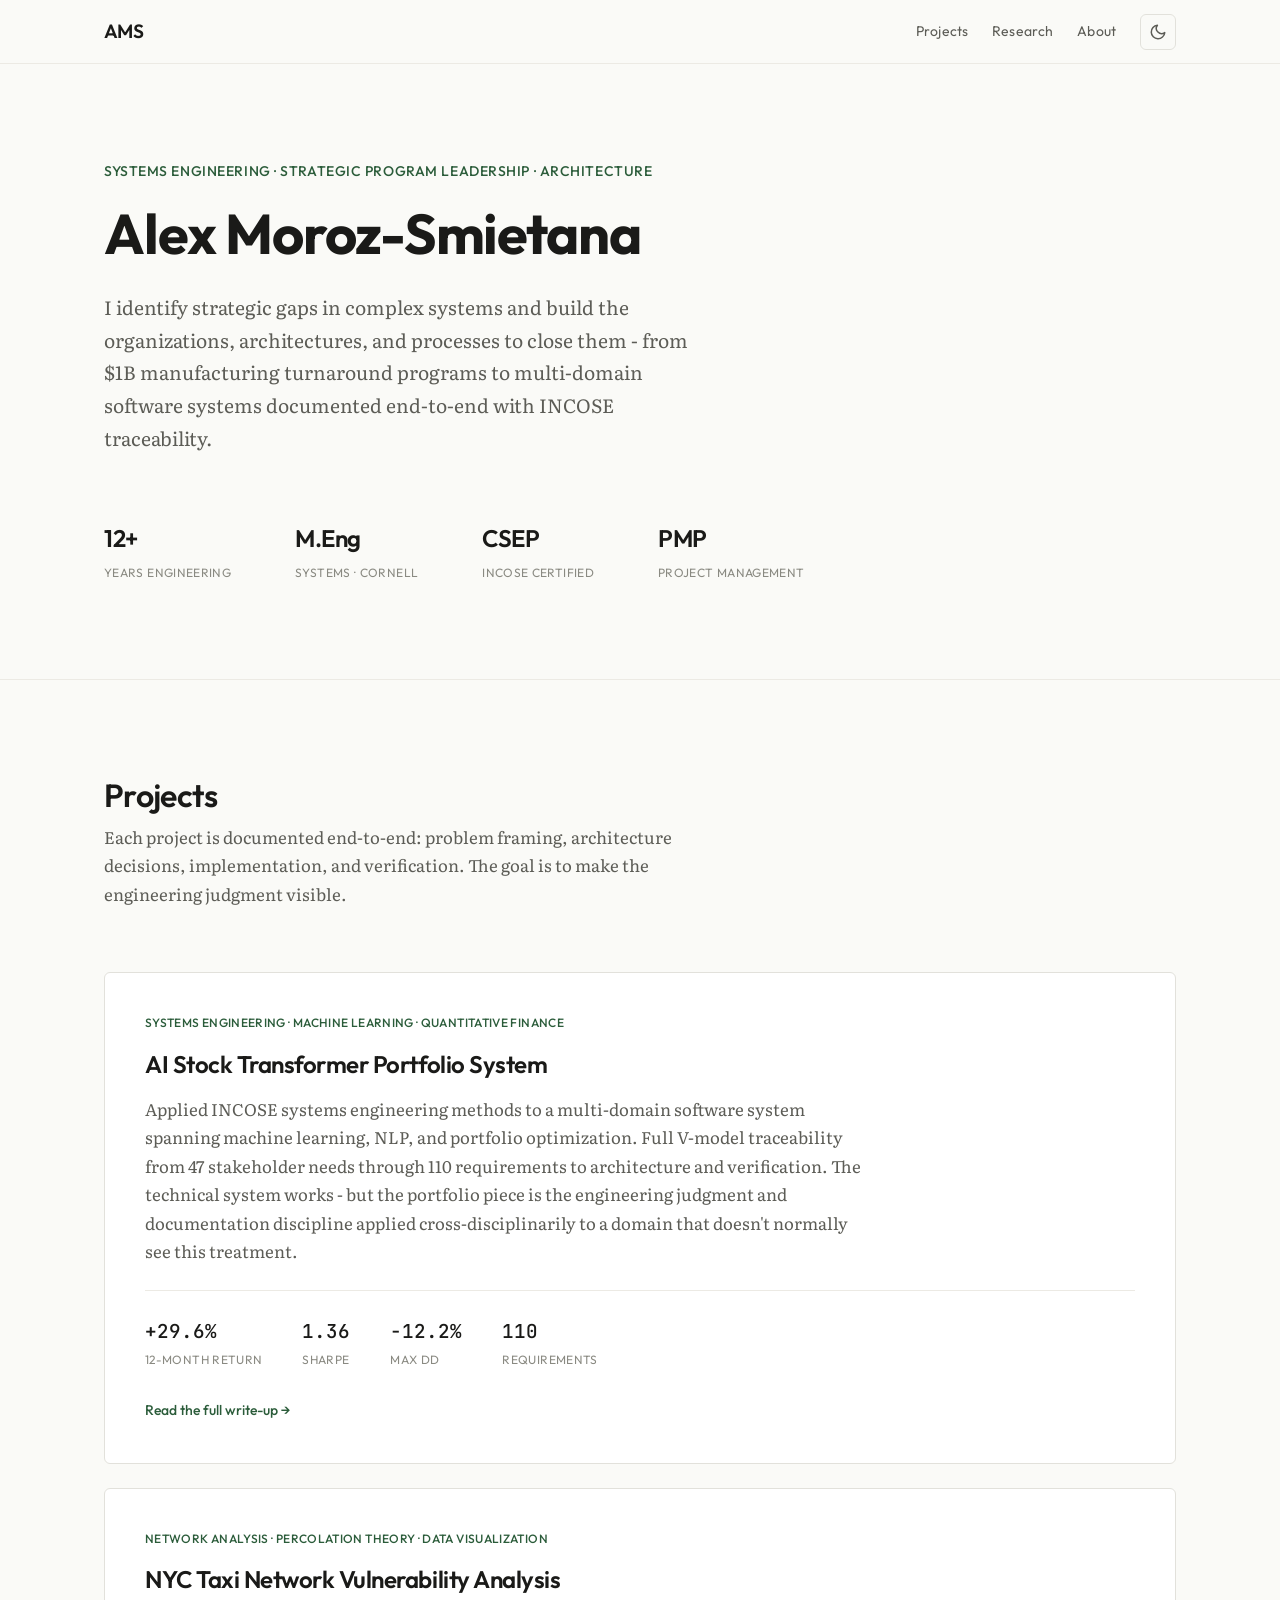
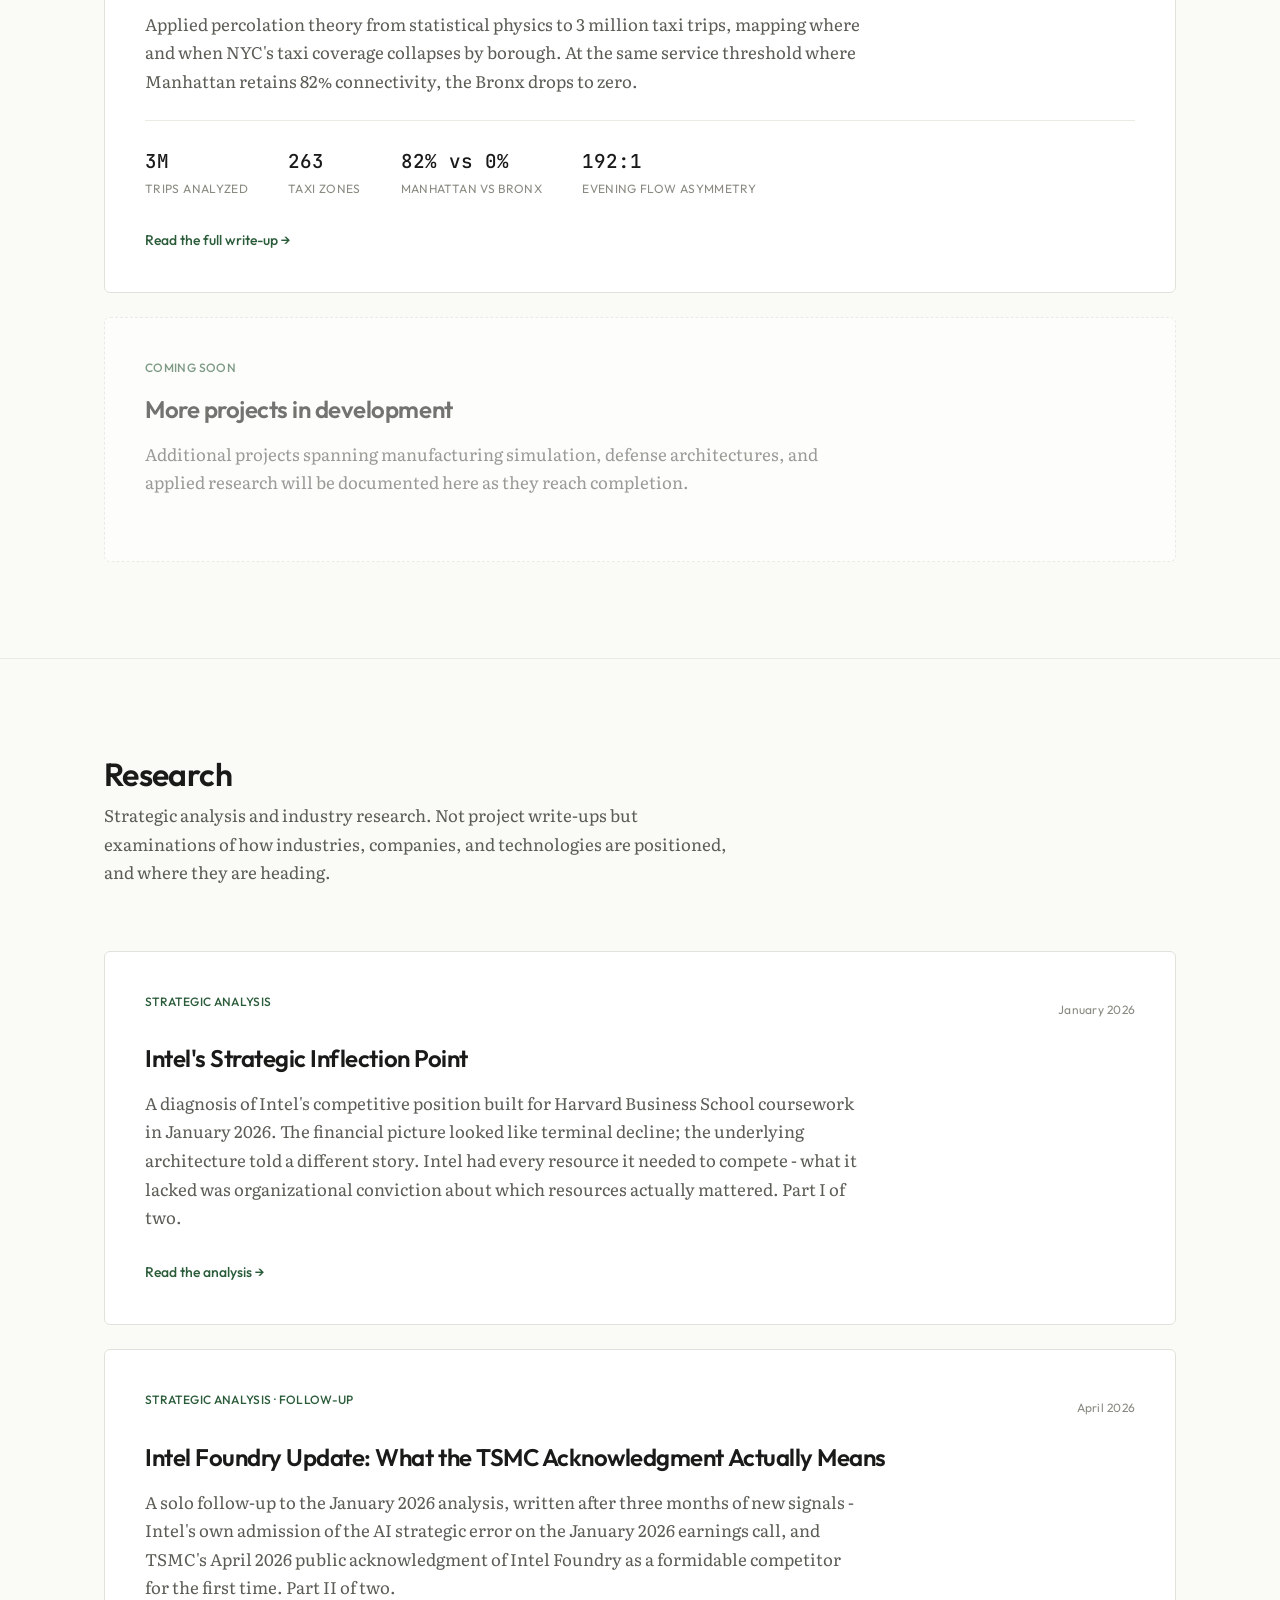
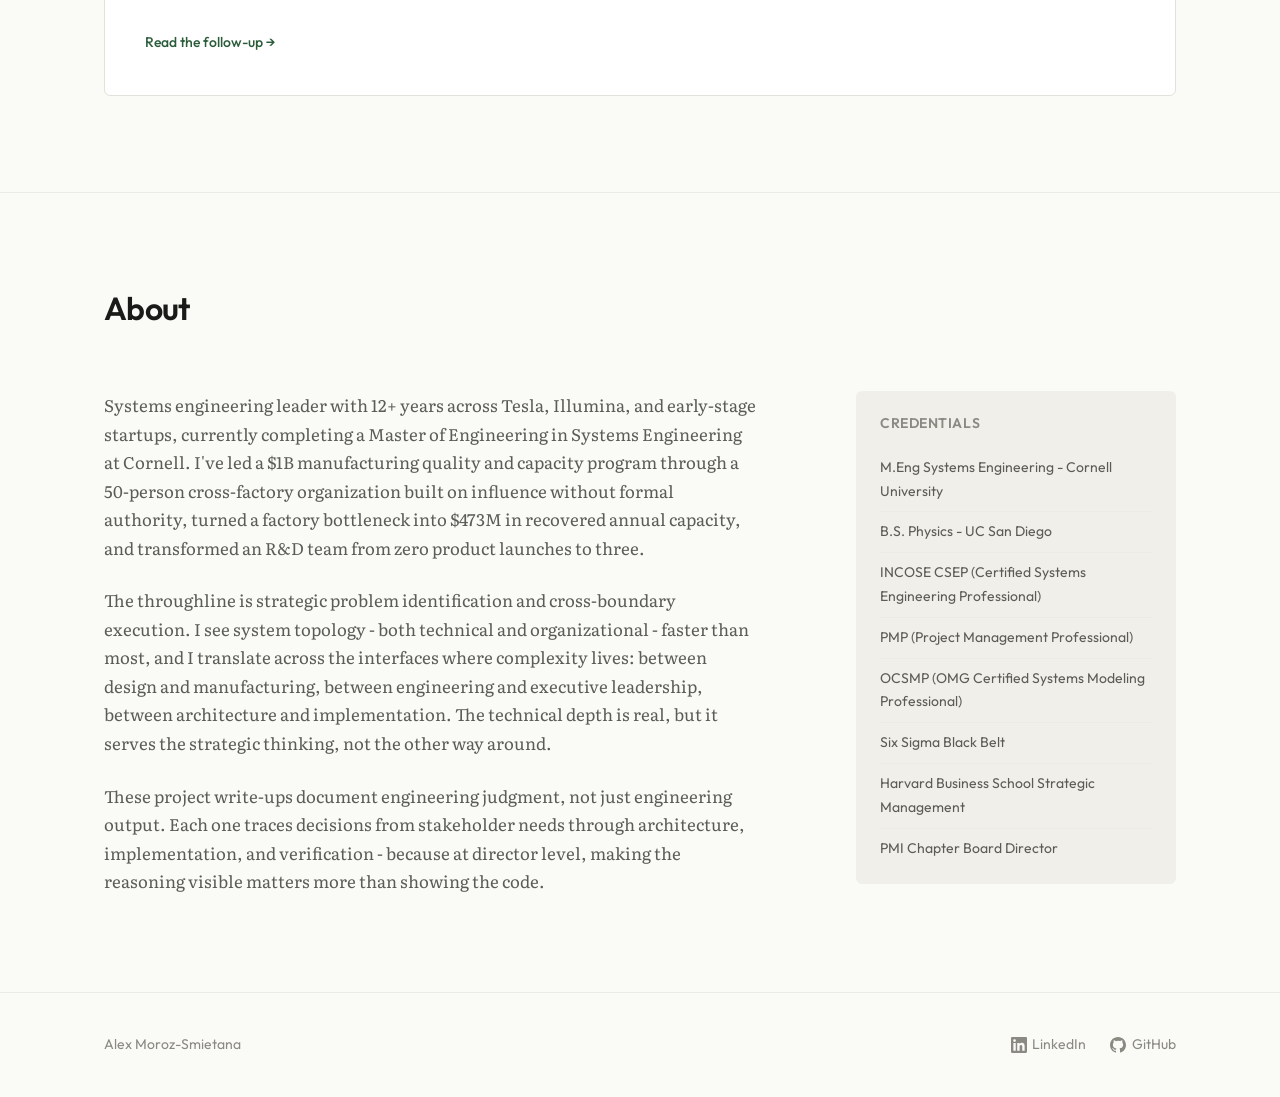
<file: index.html>
<!DOCTYPE html>
<html lang="en">
<head>
    <meta charset="UTF-8">
    <meta name="viewport" content="width=device-width, initial-scale=1.0">
    <title>Alex Moroz-Smietana - Systems Engineering & Architecture</title>
    <meta name="description" content="Systems engineer and architect. Director-level engineering leadership, MBSE, and complex system design.">
    <link rel="preconnect" href="https://fonts.googleapis.com">
    <link rel="preconnect" href="https://fonts.gstatic.com" crossorigin>
    <link href="https://fonts.googleapis.com/css2?family=Outfit:wght@300;400;500;600;700&family=Literata:ital,opsz,wght@0,7..72,300;0,7..72,400;0,7..72,500;1,7..72,400&family=JetBrains+Mono:wght@400;500&display=swap" rel="stylesheet">
    <link rel="icon" type="image/svg+xml" href="favicon.svg">
    <link rel="icon" type="image/png" sizes="32x32" href="favicon.png">
    <link rel="icon" type="image/x-icon" href="favicon.ico">
    <link rel="stylesheet" href="css/style.css">
</head>
<body>

    <!-- Navigation -->
    <nav class="nav" id="nav">
        <div class="nav-inner">
            <a href="/" class="nav-name">AMS</a>
            <div class="nav-links">
                <a href="#projects">Projects</a>
                <a href="#research">Research</a>
                <a href="#about">About</a>
                <button class="theme-toggle" id="theme-toggle" aria-label="Toggle dark mode">
                    <svg class="icon-sun" width="18" height="18" viewBox="0 0 24 24" fill="none" stroke="currentColor" stroke-width="2" stroke-linecap="round" stroke-linejoin="round">
                        <circle cx="12" cy="12" r="5"></circle>
                        <line x1="12" y1="1" x2="12" y2="3"></line>
                        <line x1="12" y1="21" x2="12" y2="23"></line>
                        <line x1="4.22" y1="4.22" x2="5.64" y2="5.64"></line>
                        <line x1="18.36" y1="18.36" x2="19.78" y2="19.78"></line>
                        <line x1="1" y1="12" x2="3" y2="12"></line>
                        <line x1="21" y1="12" x2="23" y2="12"></line>
                        <line x1="4.22" y1="19.78" x2="5.64" y2="18.36"></line>
                        <line x1="18.36" y1="5.64" x2="19.78" y2="4.22"></line>
                    </svg>
                    <svg class="icon-moon" width="18" height="18" viewBox="0 0 24 24" fill="none" stroke="currentColor" stroke-width="2" stroke-linecap="round" stroke-linejoin="round">
                        <path d="M21 12.79A9 9 0 1 1 11.21 3 7 7 0 0 0 21 12.79z"></path>
                    </svg>
                </button>
            </div>
        </div>
    </nav>

    <!-- Hero -->
    <header class="hero">
        <div class="container">
            <div class="hero-content">
                <p class="hero-label">Systems Engineering · Strategic Program Leadership · Architecture</p>
                <h1 class="hero-title">Alex Moroz-Smietana</h1>
                <p class="hero-subtitle">I identify strategic gaps in complex systems and build the organizations, architectures, and processes to close them - from $1B manufacturing turnaround programs to multi-domain software systems documented end-to-end with INCOSE traceability.</p>
            </div>
            <div class="hero-credentials">
                <div class="credential">
                    <span class="credential-value">12+</span>
                    <span class="credential-label">Years Engineering</span>
                </div>
                <div class="credential">
                    <span class="credential-value">M.Eng</span>
                    <span class="credential-label">Systems · Cornell</span>
                </div>
                <div class="credential">
                    <span class="credential-value">CSEP</span>
                    <span class="credential-label">INCOSE Certified</span>
                </div>
                <div class="credential">
                    <span class="credential-value">PMP</span>
                    <span class="credential-label">Project Management</span>
                </div>
            </div>
        </div>
    </header>

    <!-- Projects -->
    <section class="projects" id="projects">
        <div class="container">
            <div class="section-header">
                <h2 class="section-title">Projects</h2>
                <p class="section-desc">Each project is documented end-to-end: problem framing, architecture decisions, implementation, and verification. The goal is to make the engineering judgment visible.</p>
            </div>

            <div class="project-grid">
                <!-- Stock Transformer Card -->
                <a href="projects/stock-transformer.html" class="project-card">
                    <div class="card-tag">Systems Engineering · Machine Learning · Quantitative Finance</div>
                    <h3 class="card-title">AI Stock Transformer Portfolio System</h3>
                    <p class="card-desc">Applied INCOSE systems engineering methods to a multi-domain software system spanning machine learning, NLP, and portfolio optimization. Full V-model traceability from 47 stakeholder needs through 110 requirements to architecture and verification. The technical system works - but the portfolio piece is the engineering judgment and documentation discipline applied cross-disciplinarily to a domain that doesn't normally see this treatment.</p>
                    <div class="card-metrics">
                        <div class="metric">
                            <span class="metric-value">+29.6%</span>
                            <span class="metric-label">12-Month Return</span>
                        </div>
                        <div class="metric">
                            <span class="metric-value">1.36</span>
                            <span class="metric-label">Sharpe</span>
                        </div>
                        <div class="metric">
                            <span class="metric-value">-12.2%</span>
                            <span class="metric-label">Max DD</span>
                        </div>
                        <div class="metric">
                            <span class="metric-value">110</span>
                            <span class="metric-label">Requirements</span>
                        </div>
                    </div>
                    <span class="card-link">Read the full write-up →</span>
                </a>

                <!-- NYC Taxi Card -->
                <a href="projects/nyc-taxi.html" class="project-card">
                    <div class="card-tag">Network Analysis · Percolation Theory · Data Visualization</div>
                    <h3 class="card-title">NYC Taxi Network Vulnerability Analysis</h3>
                    <p class="card-desc">Applied percolation theory from statistical physics to 3 million taxi trips, mapping where and when NYC's taxi coverage collapses by borough. At the same service threshold where Manhattan retains 82% connectivity, the Bronx drops to zero.</p>
                    <div class="card-metrics">
                        <div class="metric">
                            <span class="metric-value">3M</span>
                            <span class="metric-label">Trips Analyzed</span>
                        </div>
                        <div class="metric">
                            <span class="metric-value">263</span>
                            <span class="metric-label">Taxi Zones</span>
                        </div>
                        <div class="metric">
                            <span class="metric-value">82% vs 0%</span>
                            <span class="metric-label">Manhattan vs Bronx</span>
                        </div>
                        <div class="metric">
                            <span class="metric-value">192:1</span>
                            <span class="metric-label">Evening Flow Asymmetry</span>
                        </div>
                    </div>
                    <span class="card-link">Read the full write-up &rarr;</span>
                </a>

                <!-- Placeholder for future projects -->
                <div class="project-card project-card--upcoming">
                    <div class="card-tag">Coming Soon</div>
                    <h3 class="card-title">More projects in development</h3>
                    <p class="card-desc">Additional projects spanning manufacturing simulation, defense architectures, and applied research will be documented here as they reach completion.</p>
                </div>
            </div>
        </div>
    </section>

    <!-- Research -->
    <section class="research" id="research">
        <div class="container">
            <div class="section-header">
                <h2 class="section-title">Research</h2>
                <p class="section-desc">Strategic analysis and industry research. Not project write-ups but examinations of how industries, companies, and technologies are positioned, and where they are heading.</p>
            </div>

            <div class="research-grid">
                <!-- Card 1: Intel Part I (team, January 2026) -->
                <a href="research/intel-strategic-analysis.html" class="project-card">
                    <div class="card-tag-row">
                        <span class="card-tag">Strategic Analysis</span>
                        <span class="card-date">January 2026</span>
                    </div>
                    <h3 class="card-title">Intel's Strategic Inflection Point</h3>
                    <p class="card-desc">A diagnosis of Intel's competitive position built for Harvard Business School coursework in January 2026. The financial picture looked like terminal decline; the underlying architecture told a different story. Intel had every resource it needed to compete - what it lacked was organizational conviction about which resources actually mattered. Part I of two.</p>
                    <span class="card-link">Read the analysis &rarr;</span>
                </a>

                <!-- Card 2: Intel Part II (solo follow-up, April 2026) -->
                <a href="research/intel-revisit.html" class="project-card">
                    <div class="card-tag-row">
                        <span class="card-tag">Strategic Analysis &middot; Follow-up</span>
                        <span class="card-date">April 2026</span>
                    </div>
                    <h3 class="card-title">Intel Foundry Update: What the TSMC Acknowledgment Actually Means</h3>
                    <p class="card-desc">A solo follow-up to the January 2026 analysis, written after three months of new signals - Intel's own admission of the AI strategic error on the January 2026 earnings call, and TSMC's April 2026 public acknowledgment of Intel Foundry as a formidable competitor for the first time. Part II of two.</p>
                    <span class="card-link">Read the follow-up &rarr;</span>
                </a>
            </div>
        </div>
    </section>

    <!-- About -->
    <section class="about" id="about">
        <div class="container">
            <div class="section-header">
                <h2 class="section-title">About</h2>
            </div>
            <div class="about-content">
                <div class="about-text">
                    <p>Systems engineering leader with 12+ years across Tesla, Illumina, and early-stage startups, currently completing a Master of Engineering in Systems Engineering at Cornell. I've led a $1B manufacturing quality and capacity program through a 50-person cross-factory organization built on influence without formal authority, turned a factory bottleneck into $473M in recovered annual capacity, and transformed an R&D team from zero product launches to three.</p>
                    <p>The throughline is strategic problem identification and cross-boundary execution. I see system topology - both technical and organizational - faster than most, and I translate across the interfaces where complexity lives: between design and manufacturing, between engineering and executive leadership, between architecture and implementation. The technical depth is real, but it serves the strategic thinking, not the other way around.</p>
                    <p>These project write-ups document engineering judgment, not just engineering output. Each one traces decisions from stakeholder needs through architecture, implementation, and verification - because at director level, making the reasoning visible matters more than showing the code.</p>
                </div>
                <div class="about-certs">
                    <h3 class="about-certs-title">Credentials</h3>
                    <ul class="cert-list">
                        <li>M.Eng Systems Engineering - Cornell University</li>
                        <li>B.S. Physics - UC San Diego</li>
                        <li>INCOSE CSEP (Certified Systems Engineering Professional)</li>
                        <li>PMP (Project Management Professional)</li>
                        <li>OCSMP (OMG Certified Systems Modeling Professional)</li>
                        <li>Six Sigma Black Belt</li>
                        <li>Harvard Business School Strategic Management</li>
                        <li>PMI Chapter Board Director</li>
                    </ul>
                </div>
            </div>
        </div>
    </section>

    <!-- Footer -->
    <footer class="footer">
        <div class="container">
            <div class="footer-inner">
                <p class="footer-name">Alex Moroz-Smietana</p>
                <div class="footer-links">
                    <a href="https://www.linkedin.com/in/95835795" target="_blank" rel="noopener"><svg width="16" height="16" viewBox="0 0 24 24" fill="currentColor"><path d="M20.447 20.452h-3.554v-5.569c0-1.328-.027-3.037-1.852-3.037-1.853 0-2.136 1.445-2.136 2.939v5.667H9.351V9h3.414v1.561h.046c.477-.9 1.637-1.85 3.37-1.85 3.601 0 4.267 2.37 4.267 5.455v6.286zM5.337 7.433a2.062 2.062 0 0 1-2.063-2.065 2.064 2.064 0 1 1 2.063 2.065zm1.782 13.019H3.555V9h3.564v11.452zM22.225 0H1.771C.792 0 0 .774 0 1.729v20.542C0 23.227.792 24 1.771 24h20.451C23.2 24 24 23.227 24 22.271V1.729C24 .774 23.2 0 22.222 0h.003z"/></svg> LinkedIn</a>
                    <a href="https://github.com/Alexyms" target="_blank" rel="noopener"><svg width="16" height="16" viewBox="0 0 24 24" fill="currentColor"><path d="M12 0C5.374 0 0 5.373 0 12c0 5.302 3.438 9.8 8.207 11.387.599.111.793-.261.793-.577v-2.234c-3.338.726-4.033-1.416-4.033-1.416-.546-1.387-1.333-1.756-1.333-1.756-1.089-.745.083-.729.083-.729 1.205.084 1.839 1.237 1.839 1.237 1.07 1.834 2.807 1.304 3.492.997.107-.775.418-1.305.762-1.604-2.665-.305-5.467-1.334-5.467-5.931 0-1.311.469-2.381 1.236-3.221-.124-.303-.535-1.524.117-3.176 0 0 1.008-.322 3.301 1.23A11.509 11.509 0 0 1 12 5.803c1.02.005 2.047.138 3.006.404 2.291-1.552 3.297-1.23 3.297-1.23.653 1.653.242 2.874.118 3.176.77.84 1.235 1.911 1.235 3.221 0 4.609-2.807 5.624-5.479 5.921.43.372.823 1.102.823 2.222v3.293c0 .319.192.694.801.576C20.566 21.797 24 17.3 24 12c0-6.627-5.373-12-12-12z"/></svg> GitHub</a>
                </div>
            </div>
        </div>
    </footer>

    <script src="js/main.js"></script>
</body>
</html>
</file>
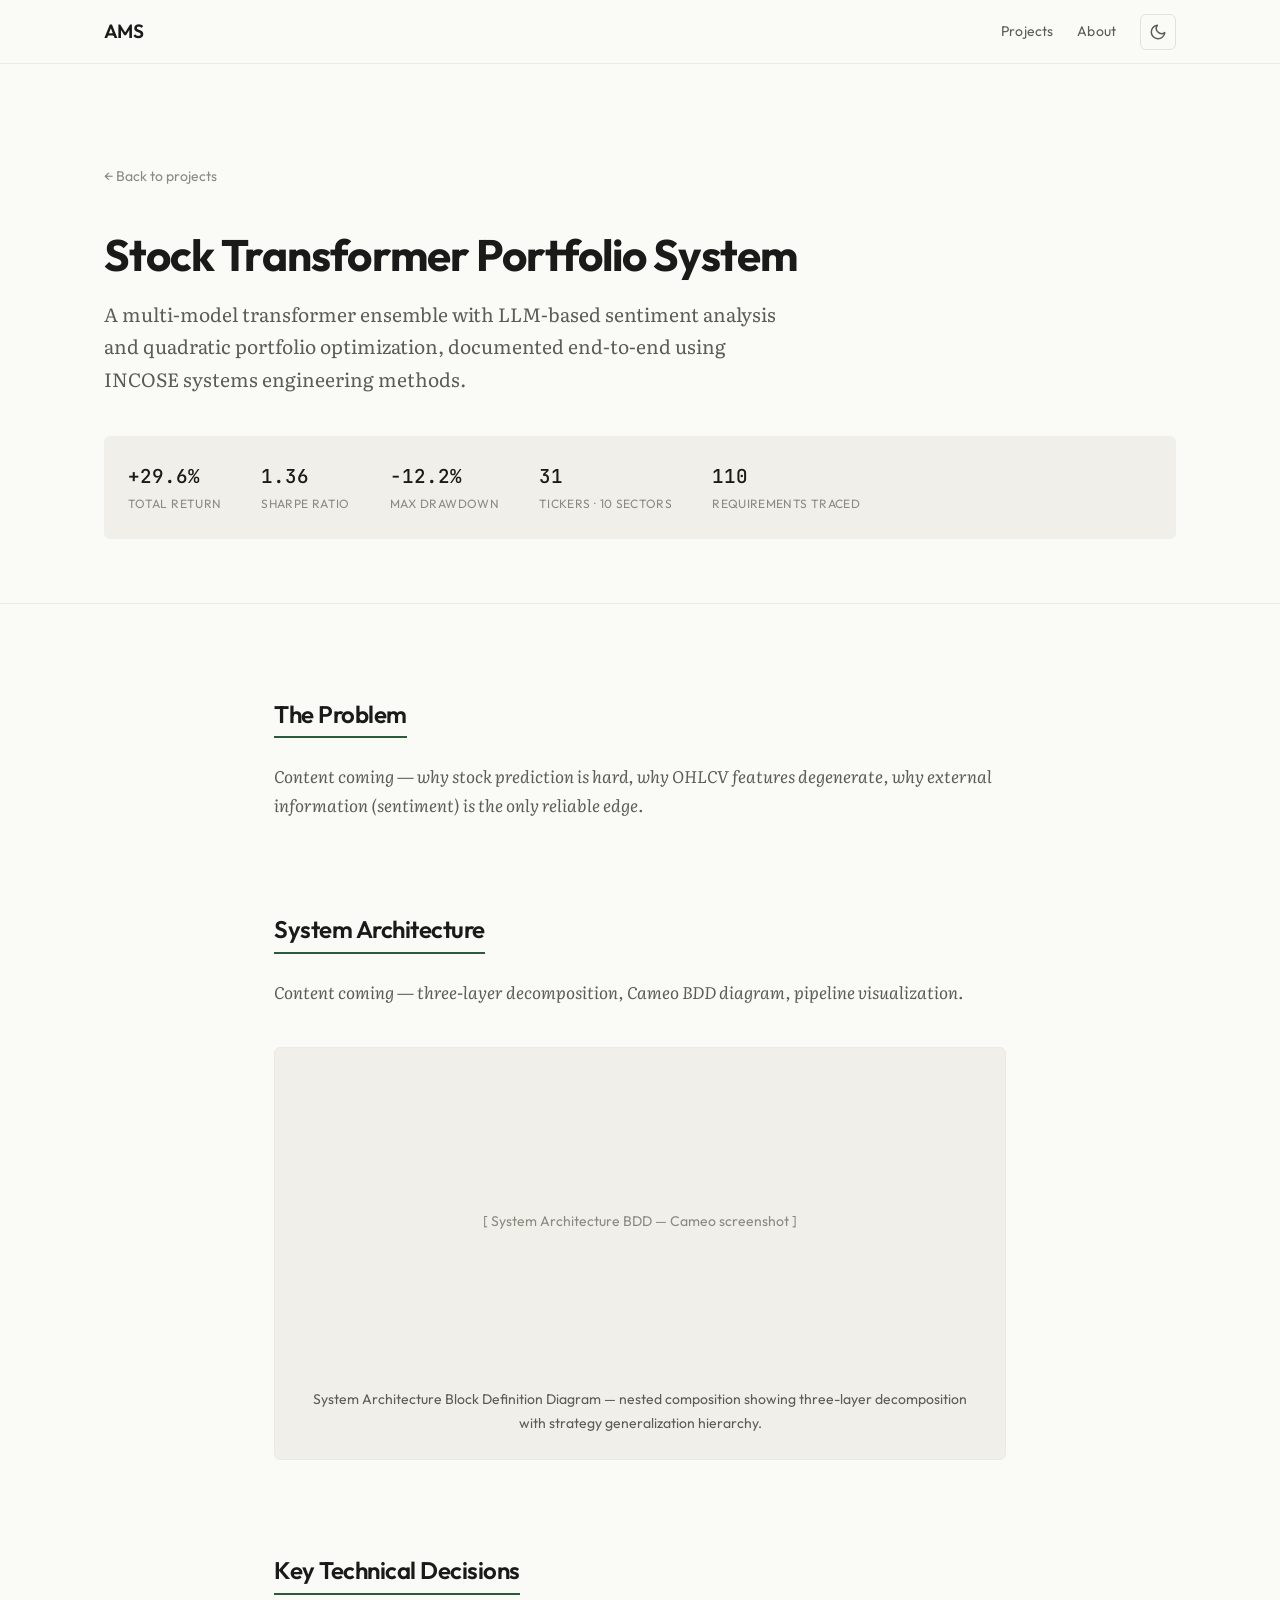
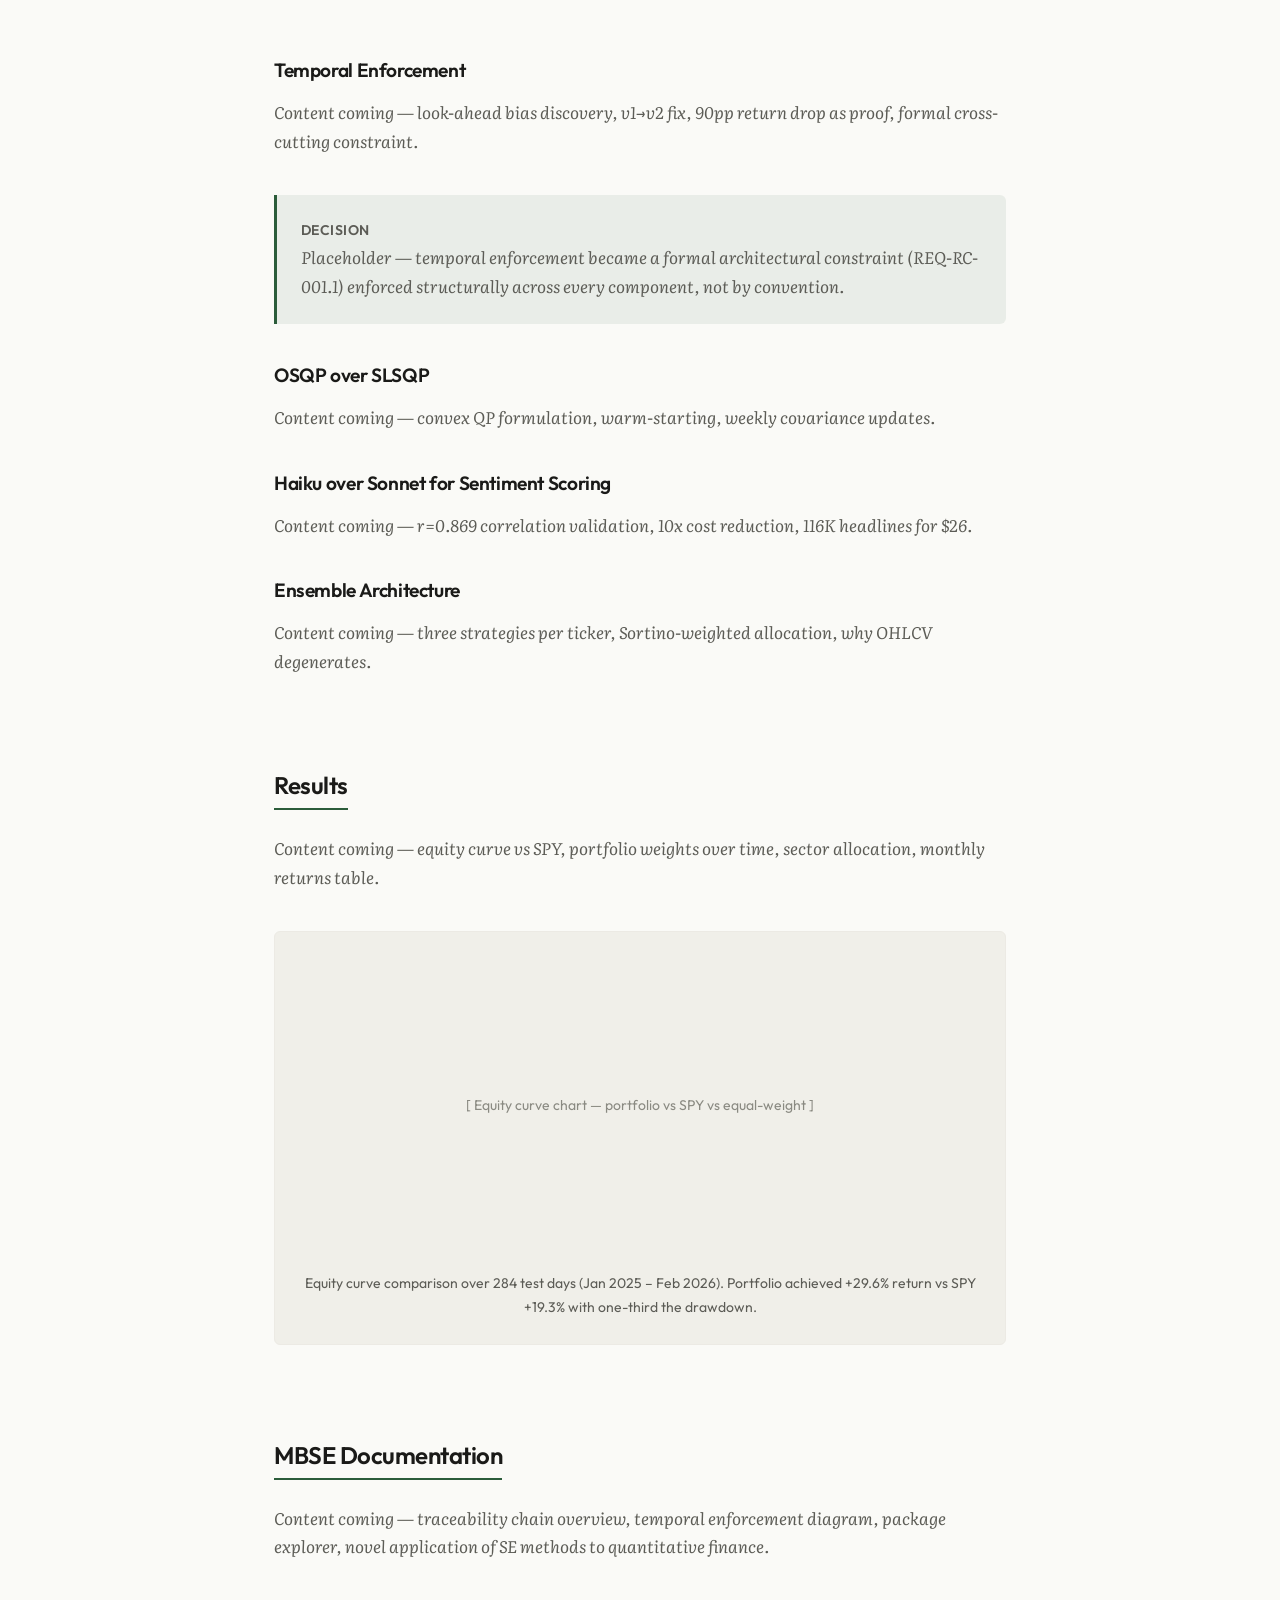
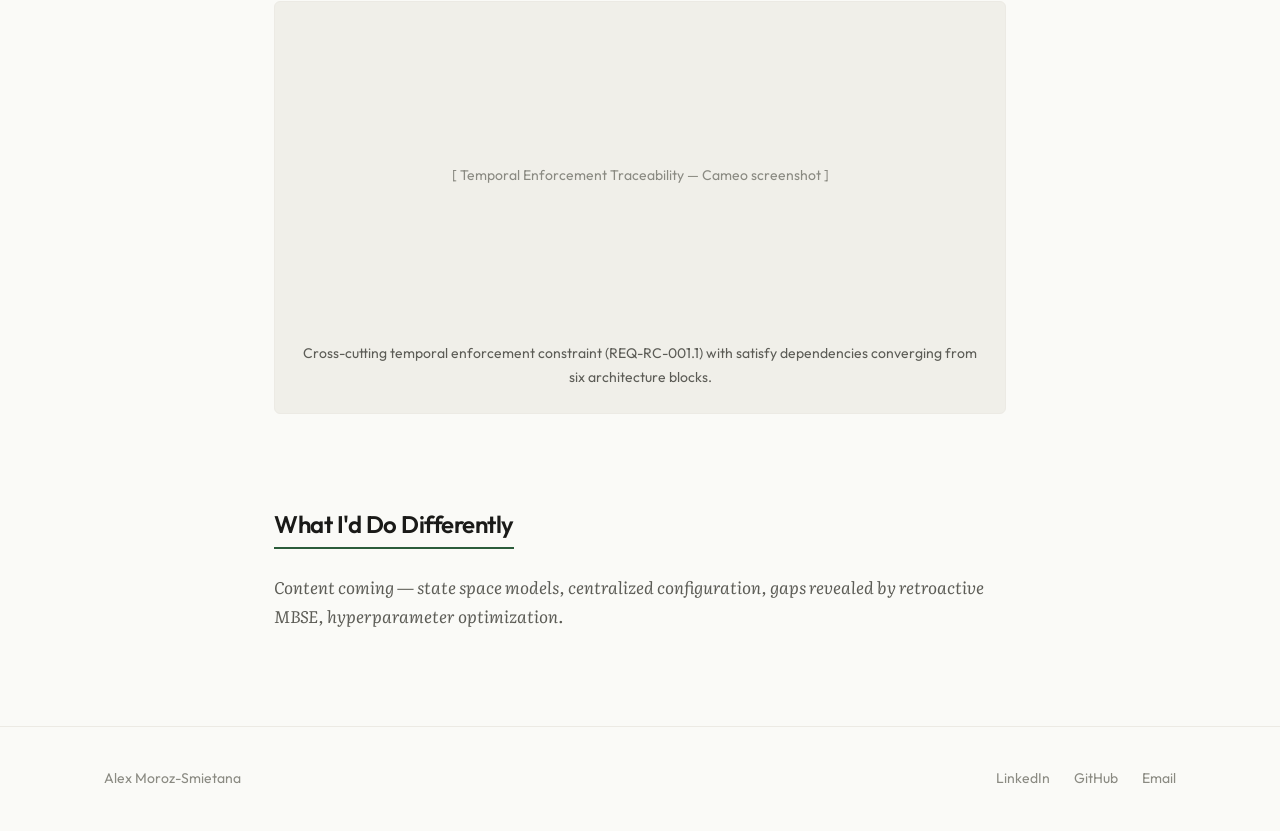
<file: stock-transformer.html>
<!DOCTYPE html>
<html lang="en">
<head>
    <meta charset="UTF-8">
    <meta name="viewport" content="width=device-width, initial-scale=1.0">
    <title>Stock Transformer Portfolio System — Alex Moroz-Smietana</title>
    <meta name="description" content="Multi-model transformer ensemble with LLM sentiment analysis and OSQP portfolio optimization. Full MBSE documentation with INCOSE traceability.">
    <link rel="preconnect" href="https://fonts.googleapis.com">
    <link rel="preconnect" href="https://fonts.gstatic.com" crossorigin>
    <link href="https://fonts.googleapis.com/css2?family=Outfit:wght@300;400;500;600;700&family=Literata:ital,opsz,wght@0,7..72,300;0,7..72,400;0,7..72,500;1,7..72,400&family=JetBrains+Mono:wght@400;500&display=swap" rel="stylesheet">
    <link rel="stylesheet" href="../css/style.css">
</head>
<body>

    <!-- Navigation -->
    <nav class="nav" id="nav">
        <div class="nav-inner">
            <a href="../" class="nav-name">AMS</a>
            <div class="nav-links">
                <a href="../#projects">Projects</a>
                <a href="../#about">About</a>
                <button class="theme-toggle" id="theme-toggle" aria-label="Toggle dark mode">
                    <svg class="icon-sun" width="18" height="18" viewBox="0 0 24 24" fill="none" stroke="currentColor" stroke-width="2" stroke-linecap="round" stroke-linejoin="round">
                        <circle cx="12" cy="12" r="5"></circle>
                        <line x1="12" y1="1" x2="12" y2="3"></line>
                        <line x1="12" y1="21" x2="12" y2="23"></line>
                        <line x1="4.22" y1="4.22" x2="5.64" y2="5.64"></line>
                        <line x1="18.36" y1="18.36" x2="19.78" y2="19.78"></line>
                        <line x1="1" y1="12" x2="3" y2="12"></line>
                        <line x1="21" y1="12" x2="23" y2="12"></line>
                        <line x1="4.22" y1="19.78" x2="5.64" y2="18.36"></line>
                        <line x1="18.36" y1="5.64" x2="19.78" y2="4.22"></line>
                    </svg>
                    <svg class="icon-moon" width="18" height="18" viewBox="0 0 24 24" fill="none" stroke="currentColor" stroke-width="2" stroke-linecap="round" stroke-linejoin="round">
                        <path d="M21 12.79A9 9 0 1 1 11.21 3 7 7 0 0 0 21 12.79z"></path>
                    </svg>
                </button>
            </div>
        </div>
    </nav>

    <!-- Project Hero -->
    <header class="project-hero">
        <div class="container">
            <a href="../#projects" class="project-hero-back">← Back to projects</a>
            <h1 class="project-hero-title">Stock Transformer Portfolio System</h1>
            <p class="project-hero-summary">A multi-model transformer ensemble with LLM-based sentiment analysis and quadratic portfolio optimization, documented end-to-end using INCOSE systems engineering methods.</p>
            <div class="project-metrics-bar">
                <div class="metric">
                    <span class="metric-value">+29.6%</span>
                    <span class="metric-label">Total Return</span>
                </div>
                <div class="metric">
                    <span class="metric-value">1.36</span>
                    <span class="metric-label">Sharpe Ratio</span>
                </div>
                <div class="metric">
                    <span class="metric-value">-12.2%</span>
                    <span class="metric-label">Max Drawdown</span>
                </div>
                <div class="metric">
                    <span class="metric-value">31</span>
                    <span class="metric-label">Tickers · 10 Sectors</span>
                </div>
                <div class="metric">
                    <span class="metric-value">110</span>
                    <span class="metric-label">Requirements Traced</span>
                </div>
            </div>
        </div>
    </header>

    <!-- Project Body -->
    <main class="project-body">
        <div class="container">

            <!-- Section: The Problem -->
            <section class="project-section" id="problem">
                <h2>The Problem</h2>
                <p><em>Content coming — why stock prediction is hard, why OHLCV features degenerate, why external information (sentiment) is the only reliable edge.</em></p>
            </section>

            <!-- Section: System Architecture -->
            <section class="project-section" id="architecture">
                <h2>System Architecture</h2>
                <p><em>Content coming — three-layer decomposition, Cameo BDD diagram, pipeline visualization.</em></p>

                <div class="figure">
                    <!-- Cameo BDD screenshot will go here -->
                    <div style="height: 300px; display: flex; align-items: center; justify-content: center; color: var(--text-tertiary); font-family: var(--font-display); font-size: var(--text-sm);">
                        [ System Architecture BDD — Cameo screenshot ]
                    </div>
                    <p class="figure-caption">System Architecture Block Definition Diagram — nested composition showing three-layer decomposition with strategy generalization hierarchy.</p>
                </div>
            </section>

            <!-- Section: Key Technical Decisions -->
            <section class="project-section" id="decisions">
                <h2>Key Technical Decisions</h2>

                <h3>Temporal Enforcement</h3>
                <p><em>Content coming — look-ahead bias discovery, v1→v2 fix, 90pp return drop as proof, formal cross-cutting constraint.</em></p>

                <div class="callout">
                    <p class="callout-title">Decision</p>
                    <p><em>Placeholder — temporal enforcement became a formal architectural constraint (REQ-RC-001.1) enforced structurally across every component, not by convention.</em></p>
                </div>

                <h3>OSQP over SLSQP</h3>
                <p><em>Content coming — convex QP formulation, warm-starting, weekly covariance updates.</em></p>

                <h3>Haiku over Sonnet for Sentiment Scoring</h3>
                <p><em>Content coming — r=0.869 correlation validation, 10x cost reduction, 116K headlines for $26.</em></p>

                <h3>Ensemble Architecture</h3>
                <p><em>Content coming — three strategies per ticker, Sortino-weighted allocation, why OHLCV degenerates.</em></p>
            </section>

            <!-- Section: Results -->
            <section class="project-section" id="results">
                <h2>Results</h2>
                <p><em>Content coming — equity curve vs SPY, portfolio weights over time, sector allocation, monthly returns table.</em></p>

                <div class="figure">
                    <div style="height: 300px; display: flex; align-items: center; justify-content: center; color: var(--text-tertiary); font-family: var(--font-display); font-size: var(--text-sm);">
                        [ Equity curve chart — portfolio vs SPY vs equal-weight ]
                    </div>
                    <p class="figure-caption">Equity curve comparison over 284 test days (Jan 2025 – Feb 2026). Portfolio achieved +29.6% return vs SPY +19.3% with one-third the drawdown.</p>
                </div>
            </section>

            <!-- Section: MBSE Documentation -->
            <section class="project-section" id="mbse">
                <h2>MBSE Documentation</h2>
                <p><em>Content coming — traceability chain overview, temporal enforcement diagram, package explorer, novel application of SE methods to quantitative finance.</em></p>

                <div class="figure">
                    <div style="height: 300px; display: flex; align-items: center; justify-content: center; color: var(--text-tertiary); font-family: var(--font-display); font-size: var(--text-sm);">
                        [ Temporal Enforcement Traceability — Cameo screenshot ]
                    </div>
                    <p class="figure-caption">Cross-cutting temporal enforcement constraint (REQ-RC-001.1) with satisfy dependencies converging from six architecture blocks.</p>
                </div>
            </section>

            <!-- Section: Future Work -->
            <section class="project-section" id="future">
                <h2>What I'd Do Differently</h2>
                <p><em>Content coming — state space models, centralized configuration, gaps revealed by retroactive MBSE, hyperparameter optimization.</em></p>
            </section>

        </div>
    </main>

    <!-- Footer -->
    <footer class="footer">
        <div class="container">
            <div class="footer-inner">
                <p class="footer-name">Alex Moroz-Smietana</p>
                <div class="footer-links">
                    <a href="https://linkedin.com/in/" target="_blank" rel="noopener">LinkedIn</a>
                    <a href="https://github.com/" target="_blank" rel="noopener">GitHub</a>
                    <a href="mailto:">Email</a>
                </div>
            </div>
        </div>
    </footer>

    <script src="../js/main.js"></script>
</body>
</html>
</file>
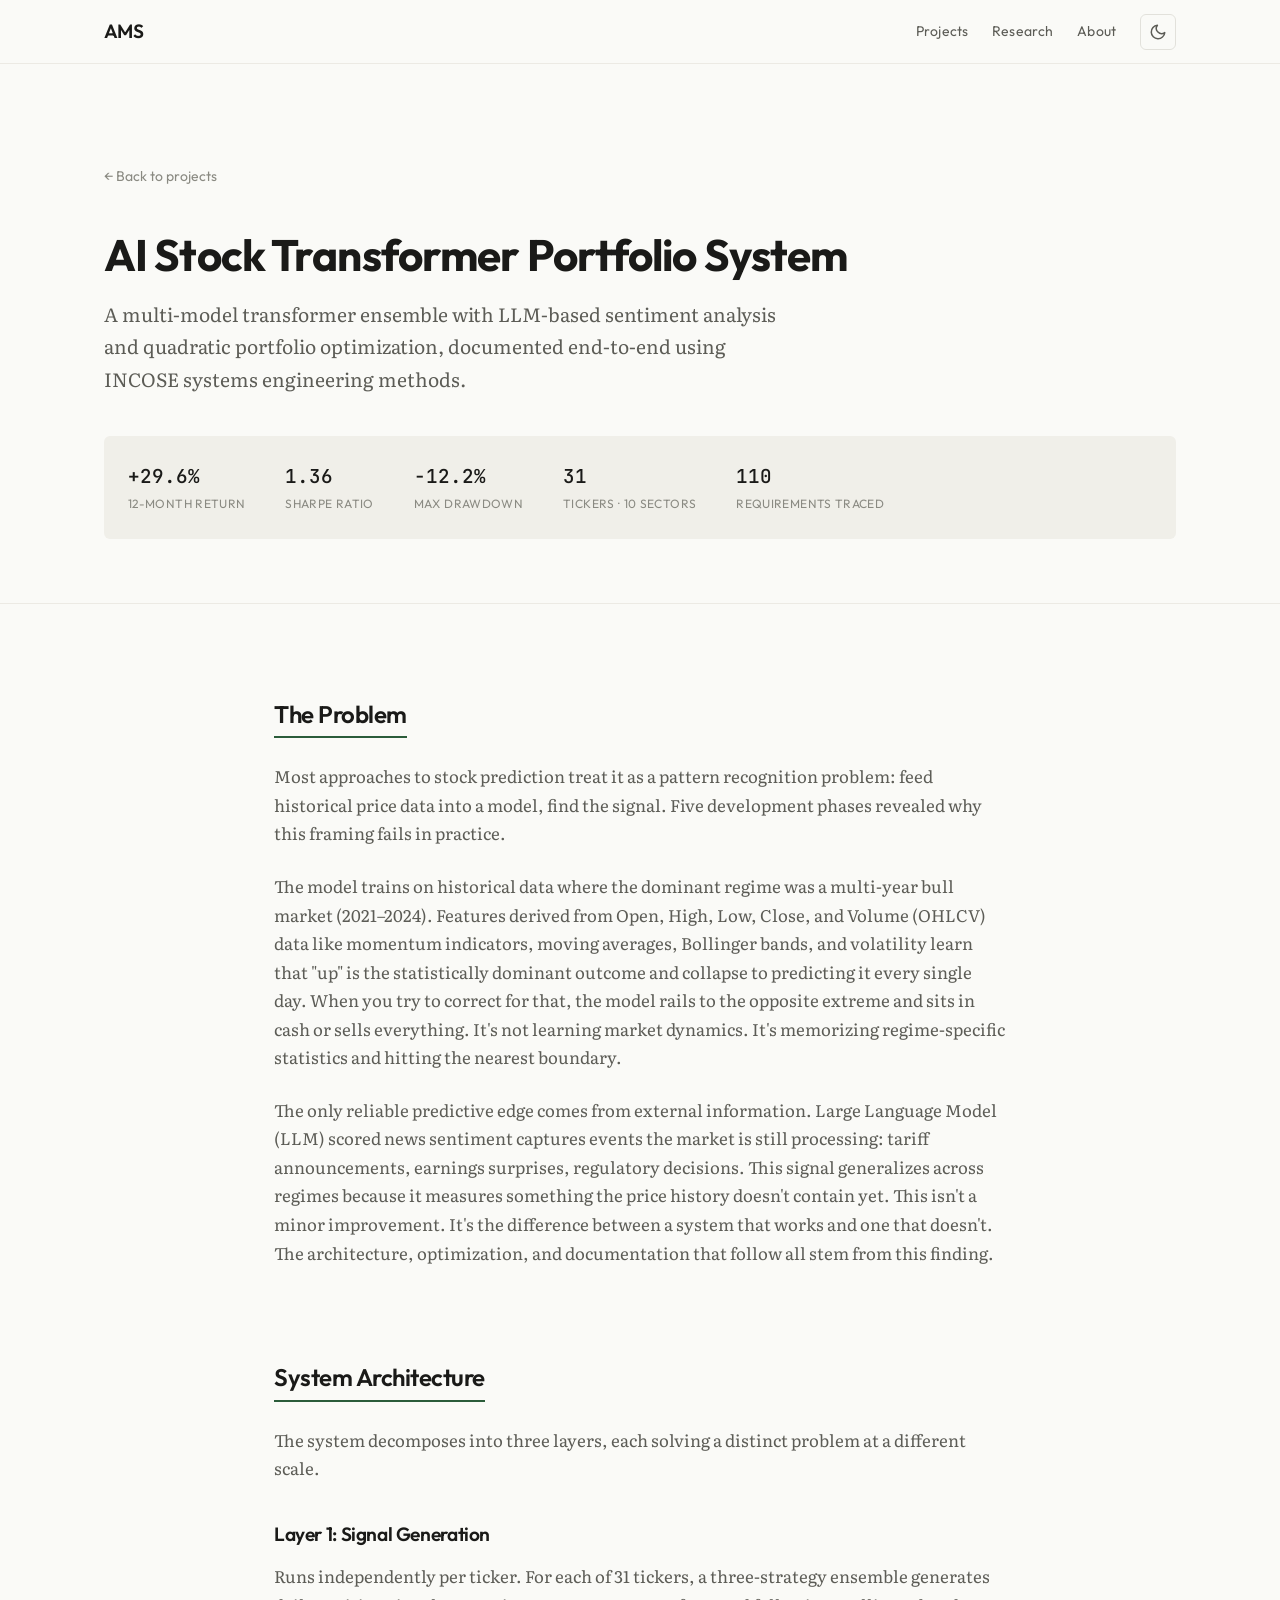
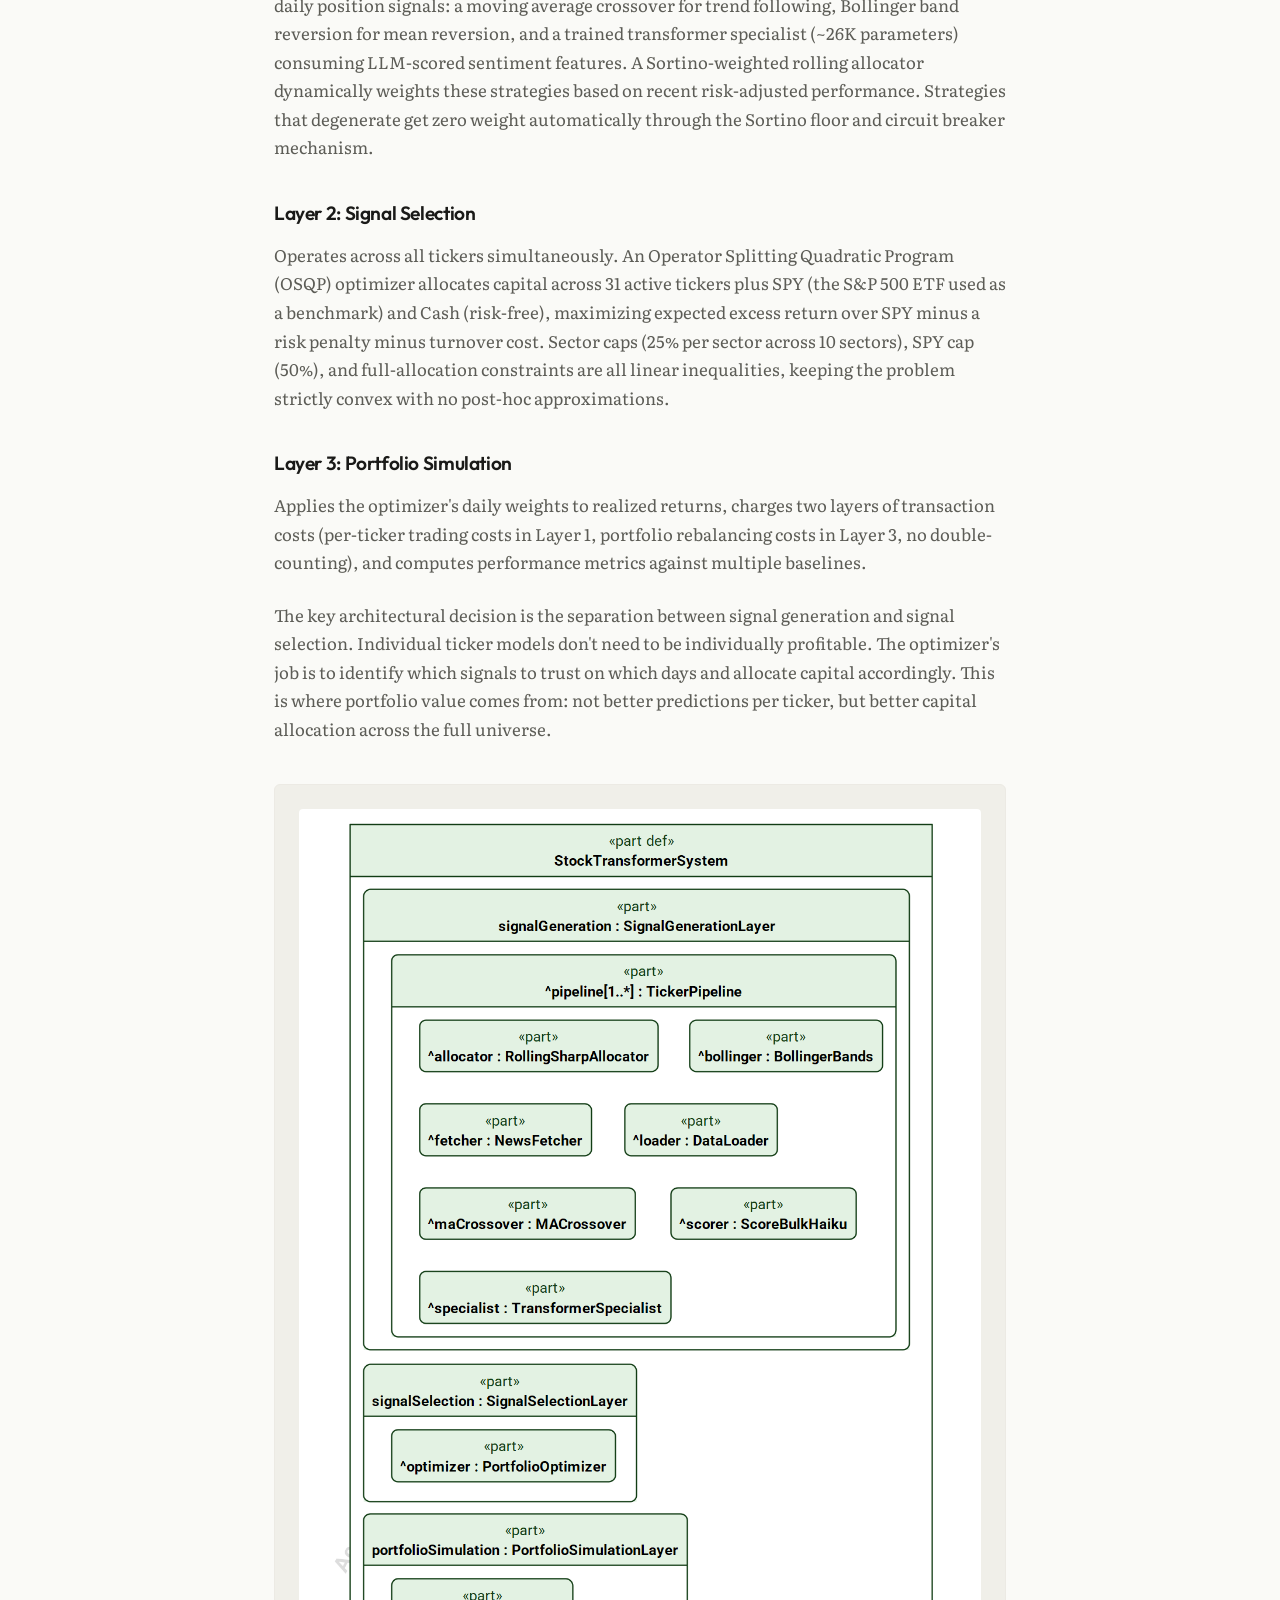
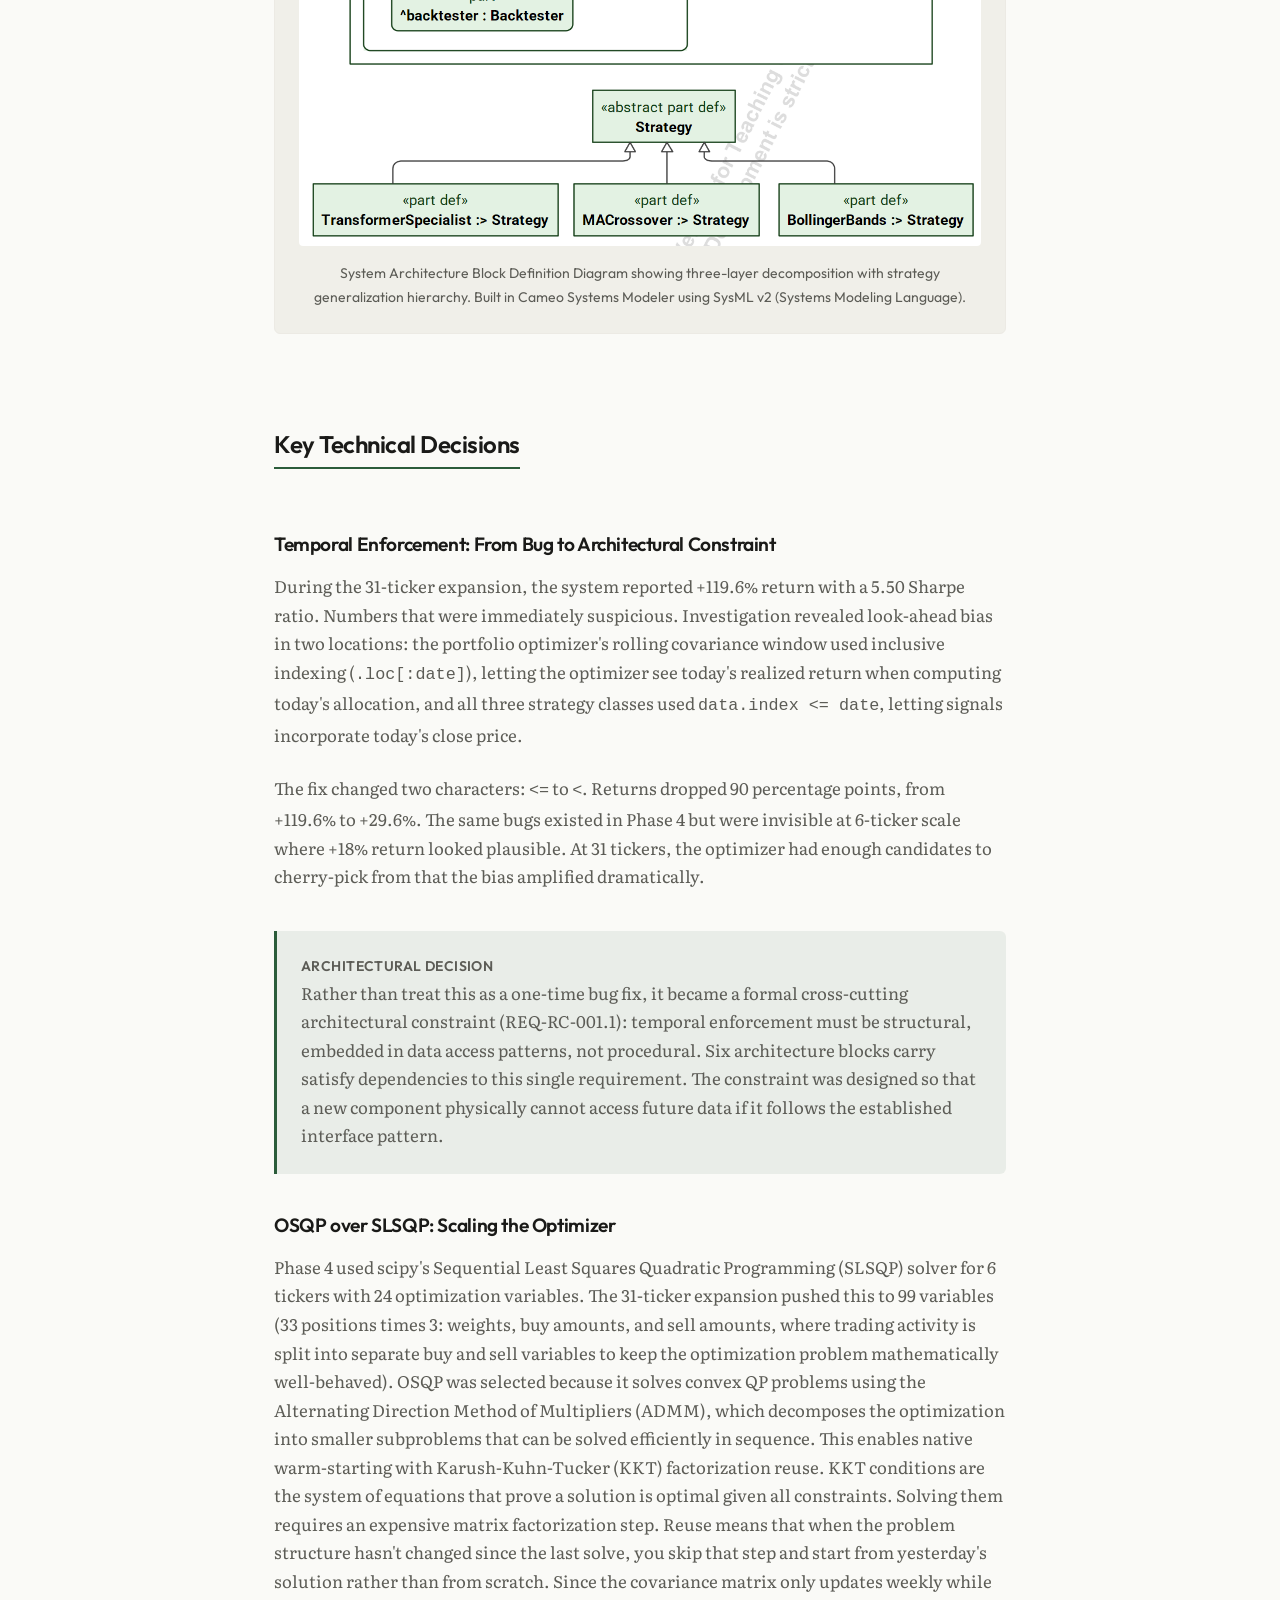
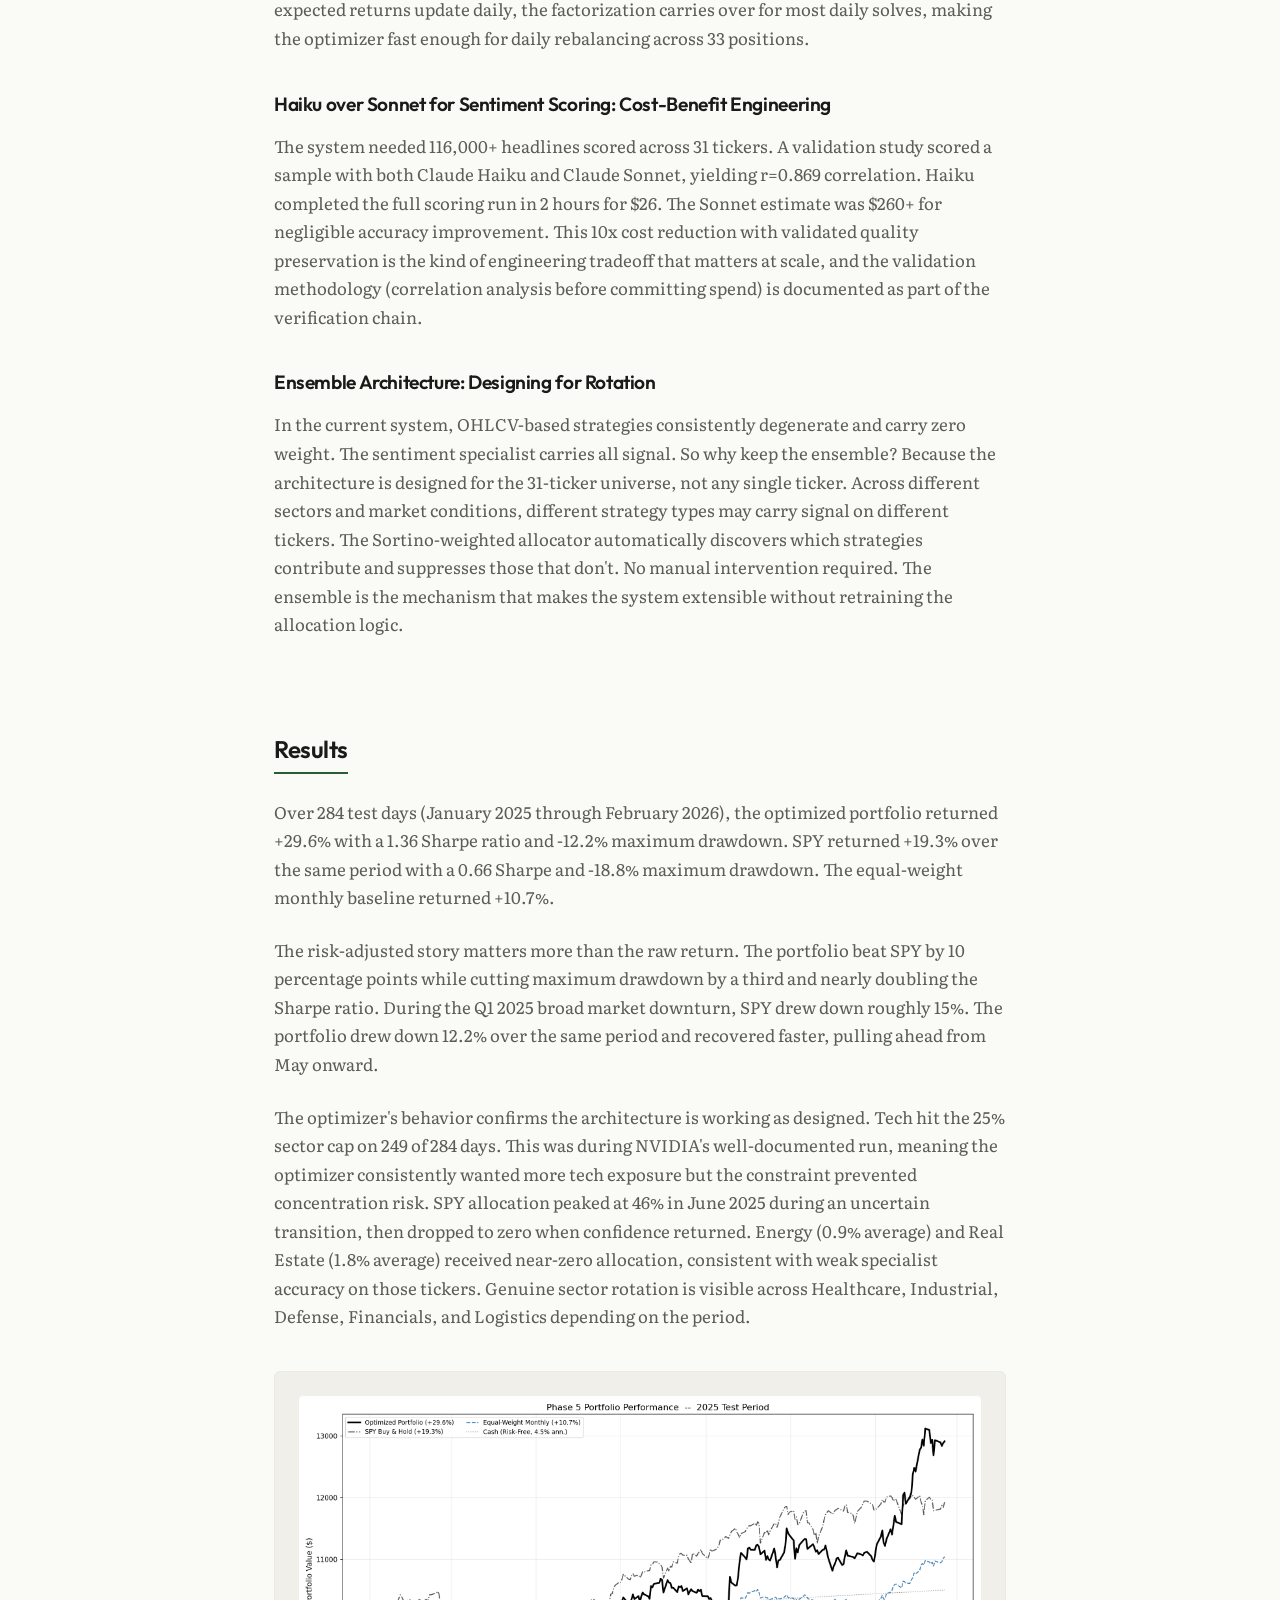
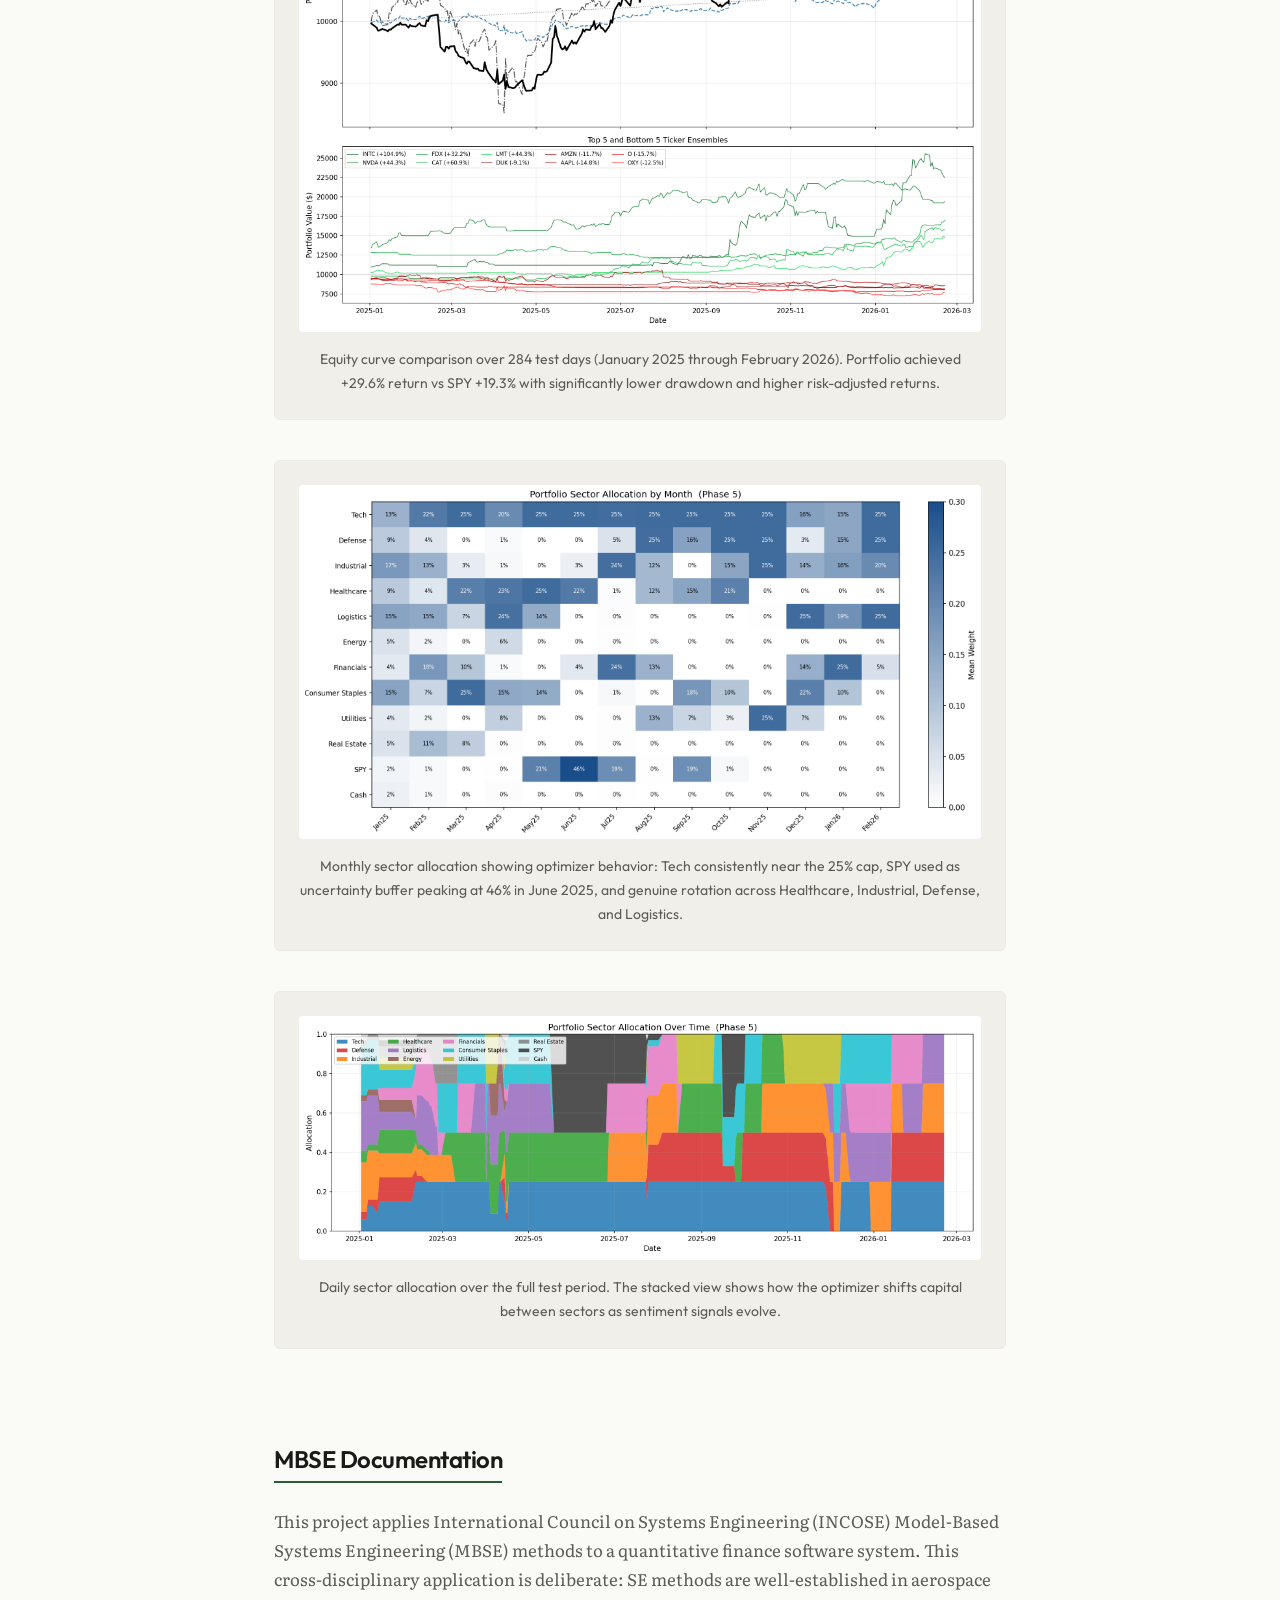
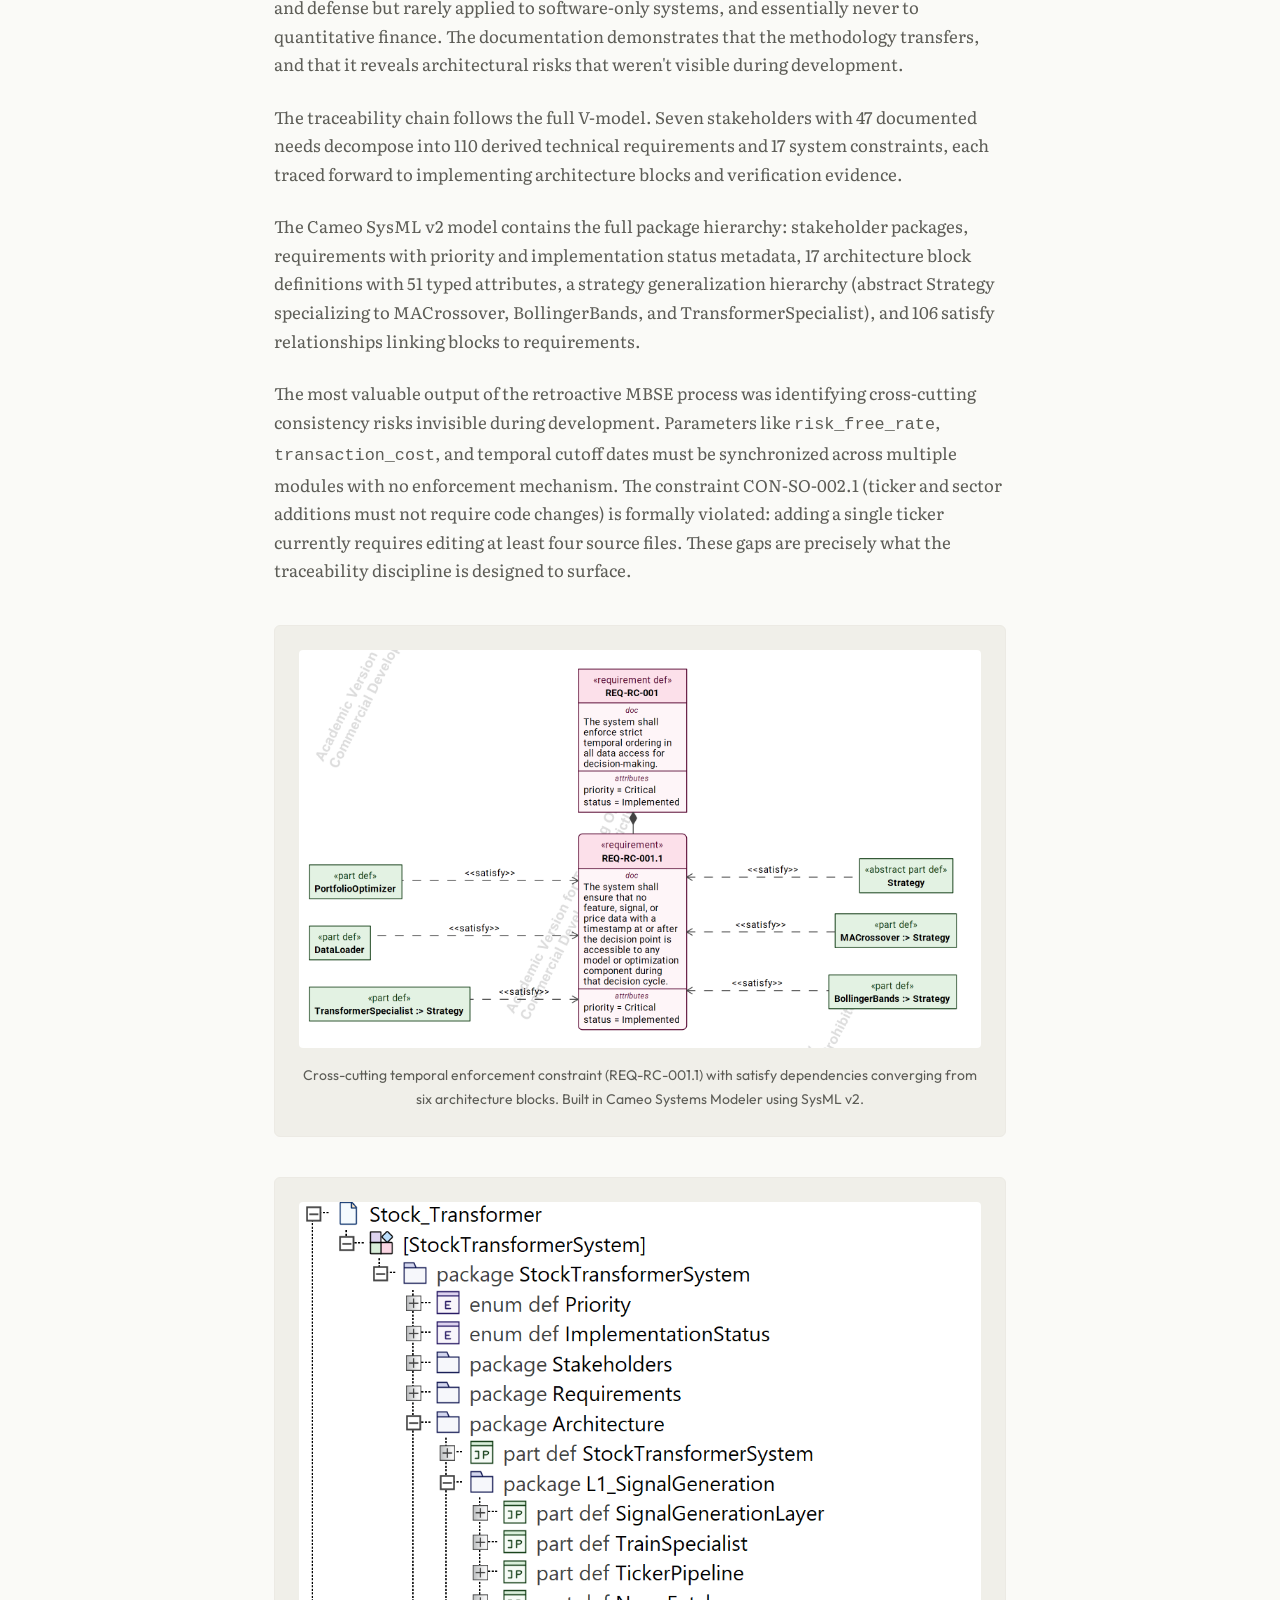
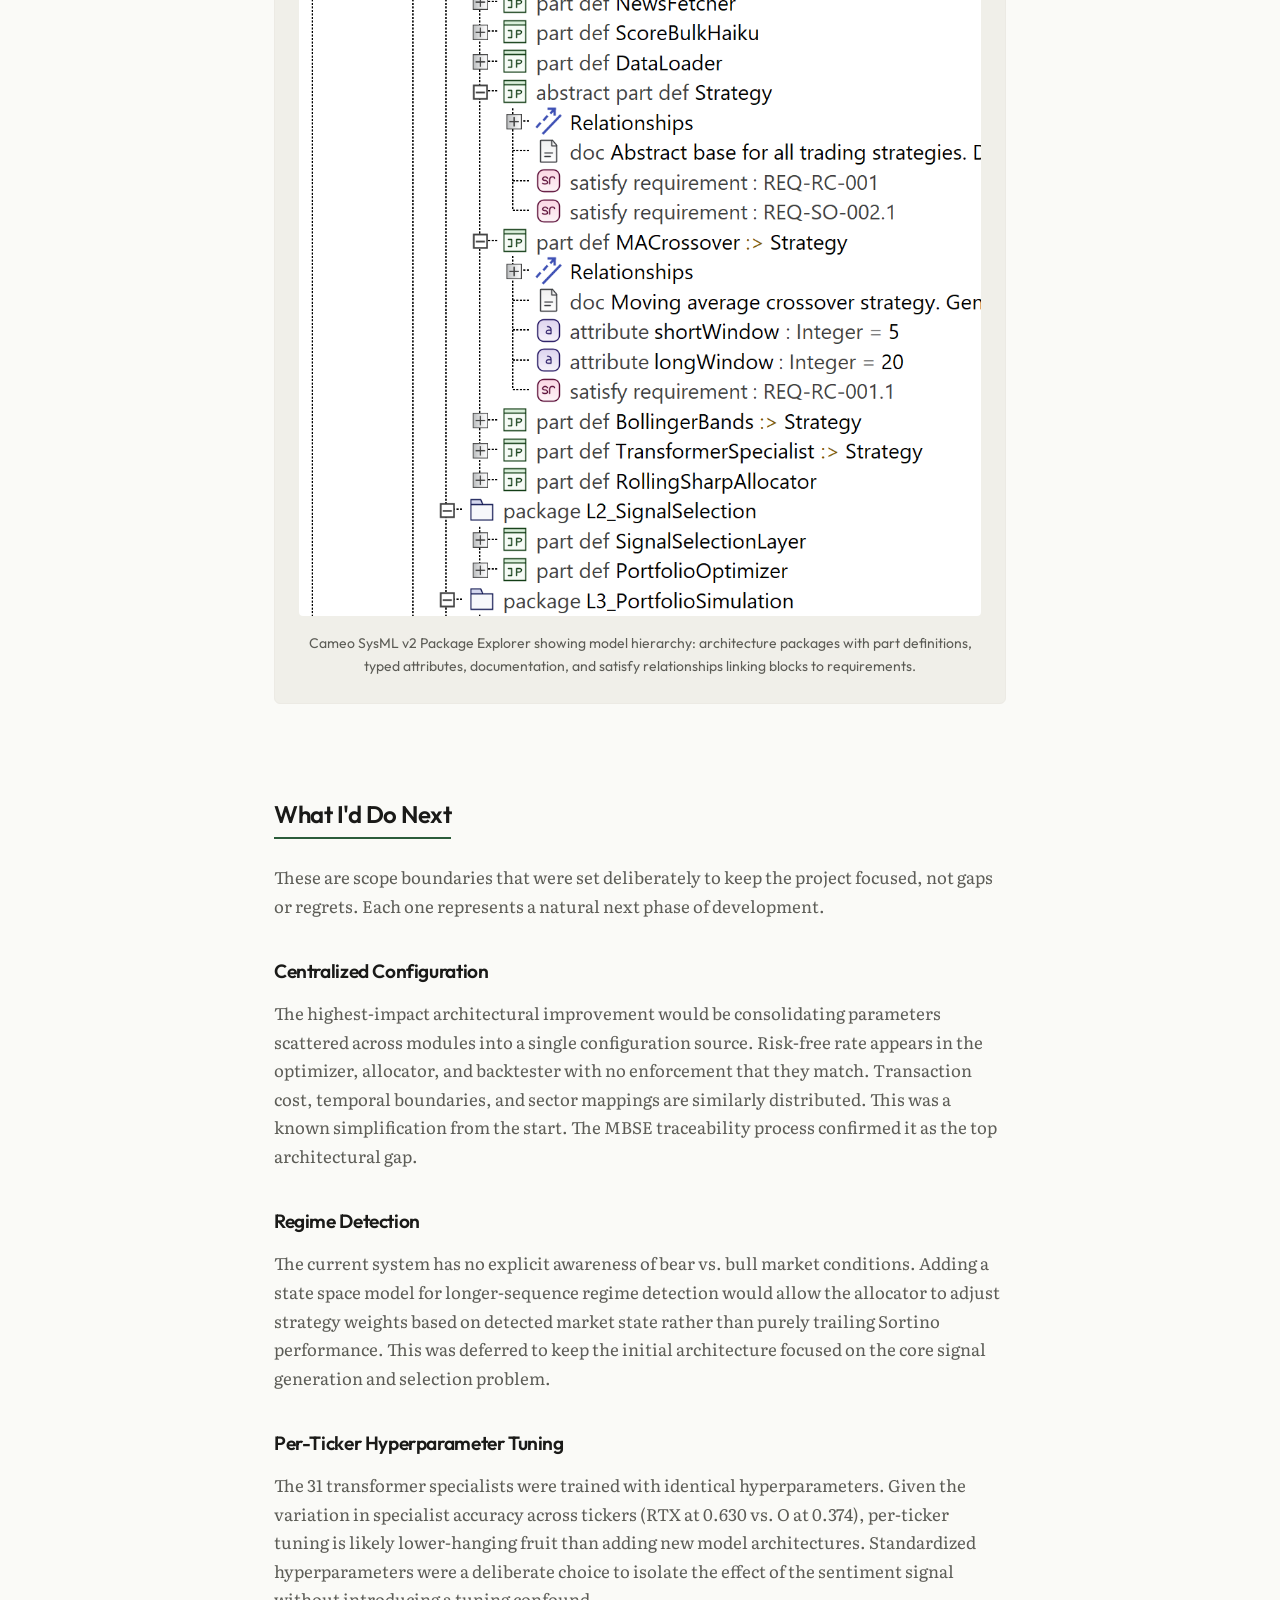
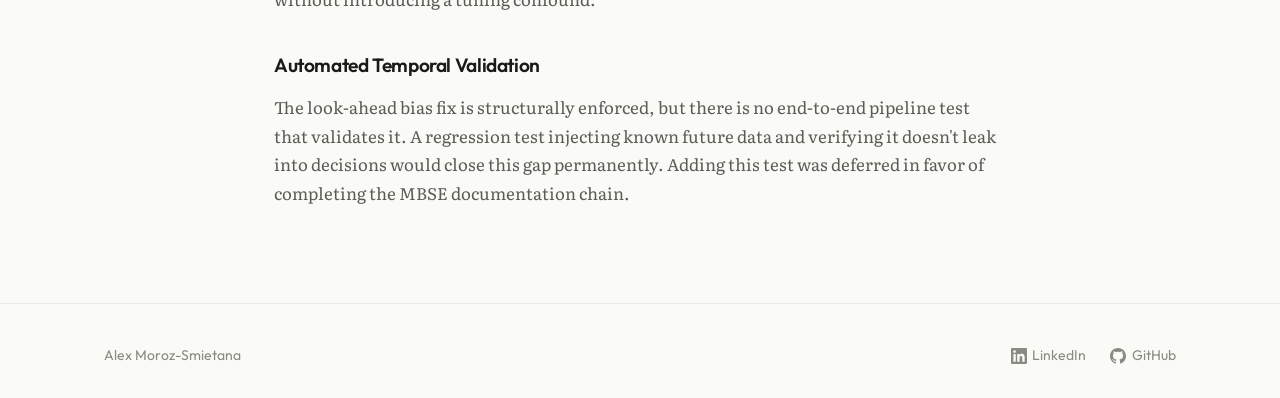
<file: projects/stock-transformer.html>
<!DOCTYPE html>
<html lang="en">
<head>
    <meta charset="UTF-8">
    <meta name="viewport" content="width=device-width, initial-scale=1.0">
    <title>Stock Transformer Portfolio System - Alex Moroz-Smietana</title>
    <meta name="description" content="Multi-model transformer ensemble with LLM sentiment analysis and OSQP portfolio optimization. Full MBSE documentation with INCOSE traceability.">
    <link rel="preconnect" href="https://fonts.googleapis.com">
    <link rel="preconnect" href="https://fonts.gstatic.com" crossorigin>
    <link href="https://fonts.googleapis.com/css2?family=Outfit:wght@300;400;500;600;700&family=Literata:ital,opsz,wght@0,7..72,300;0,7..72,400;0,7..72,500;1,7..72,400&family=JetBrains+Mono:wght@400;500&display=swap" rel="stylesheet">
    <link rel="icon" type="image/svg+xml" href="../favicon.svg">
    <link rel="icon" type="image/png" sizes="32x32" href="../favicon.png">
    <link rel="icon" type="image/x-icon" href="../favicon.ico">
    <link rel="stylesheet" href="../css/style.css">
</head>
<body>

    <!-- Navigation -->
    <nav class="nav" id="nav">
        <div class="nav-inner">
            <a href="../" class="nav-name">AMS</a>
            <div class="nav-links">
                <a href="../#projects">Projects</a>
                <a href="../#research">Research</a>
                <a href="../#about">About</a>
                <button class="theme-toggle" id="theme-toggle" aria-label="Toggle dark mode">
                    <svg class="icon-sun" width="18" height="18" viewBox="0 0 24 24" fill="none" stroke="currentColor" stroke-width="2" stroke-linecap="round" stroke-linejoin="round">
                        <circle cx="12" cy="12" r="5"></circle>
                        <line x1="12" y1="1" x2="12" y2="3"></line>
                        <line x1="12" y1="21" x2="12" y2="23"></line>
                        <line x1="4.22" y1="4.22" x2="5.64" y2="5.64"></line>
                        <line x1="18.36" y1="18.36" x2="19.78" y2="19.78"></line>
                        <line x1="1" y1="12" x2="3" y2="12"></line>
                        <line x1="21" y1="12" x2="23" y2="12"></line>
                        <line x1="4.22" y1="19.78" x2="5.64" y2="18.36"></line>
                        <line x1="18.36" y1="5.64" x2="19.78" y2="4.22"></line>
                    </svg>
                    <svg class="icon-moon" width="18" height="18" viewBox="0 0 24 24" fill="none" stroke="currentColor" stroke-width="2" stroke-linecap="round" stroke-linejoin="round">
                        <path d="M21 12.79A9 9 0 1 1 11.21 3 7 7 0 0 0 21 12.79z"></path>
                    </svg>
                </button>
            </div>
        </div>
    </nav>

    <!-- Project Hero -->
    <header class="project-hero">
        <div class="container">
            <a href="../#projects" class="project-hero-back">← Back to projects</a>
            <h1 class="project-hero-title">AI Stock Transformer Portfolio System</h1>
            <p class="project-hero-summary">A multi-model transformer ensemble with LLM-based sentiment analysis and quadratic portfolio optimization, documented end-to-end using INCOSE systems engineering methods.</p>
            <div class="project-metrics-bar">
                <div class="metric">
                    <span class="metric-value">+29.6%</span>
                    <span class="metric-label">12-Month Return</span>
                </div>
                <div class="metric">
                    <span class="metric-value">1.36</span>
                    <span class="metric-label">Sharpe Ratio</span>
                </div>
                <div class="metric">
                    <span class="metric-value">-12.2%</span>
                    <span class="metric-label">Max Drawdown</span>
                </div>
                <div class="metric">
                    <span class="metric-value">31</span>
                    <span class="metric-label">Tickers · 10 Sectors</span>
                </div>
                <div class="metric">
                    <span class="metric-value">110</span>
                    <span class="metric-label">Requirements Traced</span>
                </div>
            </div>
        </div>
    </header>

    <!-- Project Body -->
    <main class="project-body">
        <div class="container">

            <!-- Section: The Problem -->
            <section class="project-section" id="problem">
                <h2>The Problem</h2>
                <p>Most approaches to stock prediction treat it as a pattern recognition problem: feed historical price data into a model, find the signal. Five development phases revealed why this framing fails in practice.</p>
                <p>The model trains on historical data where the dominant regime was a multi-year bull market (2021–2024). Features derived from Open, High, Low, Close, and Volume (OHLCV) data like momentum indicators, moving averages, Bollinger bands, and volatility learn that "up" is the statistically dominant outcome and collapse to predicting it every single day. When you try to correct for that, the model rails to the opposite extreme and sits in cash or sells everything. It's not learning market dynamics. It's memorizing regime-specific statistics and hitting the nearest boundary.</p>
                <p>The only reliable predictive edge comes from external information. Large Language Model (LLM) scored news sentiment captures events the market is still processing: tariff announcements, earnings surprises, regulatory decisions. This signal generalizes across regimes because it measures something the price history doesn't contain yet. This isn't a minor improvement. It's the difference between a system that works and one that doesn't. The architecture, optimization, and documentation that follow all stem from this finding.</p>
            </section>

            <!-- Section: System Architecture -->
            <section class="project-section" id="architecture">
                <h2>System Architecture</h2>
                <p>The system decomposes into three layers, each solving a distinct problem at a different scale.</p>
                <h3>Layer 1: Signal Generation</h3>
                <p>Runs independently per ticker. For each of 31 tickers, a three-strategy ensemble generates daily position signals: a moving average crossover for trend following, Bollinger band reversion for mean reversion, and a trained transformer specialist (~26K parameters) consuming LLM-scored sentiment features. A Sortino-weighted rolling allocator dynamically weights these strategies based on recent risk-adjusted performance. Strategies that degenerate get zero weight automatically through the Sortino floor and circuit breaker mechanism.</p>
                <h3>Layer 2: Signal Selection</h3>
                <p>Operates across all tickers simultaneously. An Operator Splitting Quadratic Program (OSQP) optimizer allocates capital across 31 active tickers plus SPY (the S&amp;P 500 ETF used as a benchmark) and Cash (risk-free), maximizing expected excess return over SPY minus a risk penalty minus turnover cost. Sector caps (25% per sector across 10 sectors), SPY cap (50%), and full-allocation constraints are all linear inequalities, keeping the problem strictly convex with no post-hoc approximations.</p>
                <h3>Layer 3: Portfolio Simulation</h3>
                <p>Applies the optimizer's daily weights to realized returns, charges two layers of transaction costs (per-ticker trading costs in Layer 1, portfolio rebalancing costs in Layer 3, no double-counting), and computes performance metrics against multiple baselines.</p>
                <p>The key architectural decision is the separation between signal generation and signal selection. Individual ticker models don't need to be individually profitable. The optimizer's job is to identify which signals to trust on which days and allocate capital accordingly. This is where portfolio value comes from: not better predictions per ticker, but better capital allocation across the full universe.</p>
                <div class="figure">
                    <img src="../assets/images/system_architecture_bdd.png" alt="SysML v2 Block Definition Diagram showing three-layer system architecture with nested composition and strategy generalization hierarchy">
                    <p class="figure-caption">System Architecture Block Definition Diagram showing three-layer decomposition with strategy generalization hierarchy. Built in Cameo Systems Modeler using SysML v2 (Systems Modeling Language).</p>
                </div>
            </section>

            <!-- Section: Key Technical Decisions -->
            <section class="project-section" id="decisions">
                <h2>Key Technical Decisions</h2>

                <h3>Temporal Enforcement: From Bug to Architectural Constraint</h3>
                <p>During the 31-ticker expansion, the system reported +119.6% return with a 5.50 Sharpe ratio. Numbers that were immediately suspicious. Investigation revealed look-ahead bias in two locations: the portfolio optimizer's rolling covariance window used inclusive indexing (<code>.loc[:date]</code>), letting the optimizer see today's realized return when computing today's allocation, and all three strategy classes used <code>data.index &lt;= date</code>, letting signals incorporate today's close price.</p>
                <p>The fix changed two characters: <code>&lt;=</code> to <code>&lt;</code>. Returns dropped 90 percentage points, from +119.6% to +29.6%. The same bugs existed in Phase 4 but were invisible at 6-ticker scale where +18% return looked plausible. At 31 tickers, the optimizer had enough candidates to cherry-pick from that the bias amplified dramatically.</p>
                <div class="callout">
                    <p class="callout-title">Architectural Decision</p>
                    <p>Rather than treat this as a one-time bug fix, it became a formal cross-cutting architectural constraint (REQ-RC-001.1): temporal enforcement must be structural, embedded in data access patterns, not procedural. Six architecture blocks carry satisfy dependencies to this single requirement. The constraint was designed so that a new component physically cannot access future data if it follows the established interface pattern.</p>
                </div>

                <h3>OSQP over SLSQP: Scaling the Optimizer</h3>
                <p>Phase 4 used scipy's Sequential Least Squares Quadratic Programming (SLSQP) solver for 6 tickers with 24 optimization variables. The 31-ticker expansion pushed this to 99 variables (33 positions times 3: weights, buy amounts, and sell amounts, where trading activity is split into separate buy and sell variables to keep the optimization problem mathematically well-behaved). OSQP was selected because it solves convex QP problems using the Alternating Direction Method of Multipliers (ADMM), which decomposes the optimization into smaller subproblems that can be solved efficiently in sequence. This enables native warm-starting with Karush-Kuhn-Tucker (KKT) factorization reuse. KKT conditions are the system of equations that prove a solution is optimal given all constraints. Solving them requires an expensive matrix factorization step. Reuse means that when the problem structure hasn't changed since the last solve, you skip that step and start from yesterday's solution rather than from scratch. Since the covariance matrix only updates weekly while expected returns update daily, the factorization carries over for most daily solves, making the optimizer fast enough for daily rebalancing across 33 positions.</p>

                <h3>Haiku over Sonnet for Sentiment Scoring: Cost-Benefit Engineering</h3>
                <p>The system needed 116,000+ headlines scored across 31 tickers. A validation study scored a sample with both Claude Haiku and Claude Sonnet, yielding r=0.869 correlation. Haiku completed the full scoring run in 2 hours for $26. The Sonnet estimate was $260+ for negligible accuracy improvement. This 10x cost reduction with validated quality preservation is the kind of engineering tradeoff that matters at scale, and the validation methodology (correlation analysis before committing spend) is documented as part of the verification chain.</p>

                <h3>Ensemble Architecture: Designing for Rotation</h3>
                <p>In the current system, OHLCV-based strategies consistently degenerate and carry zero weight. The sentiment specialist carries all signal. So why keep the ensemble? Because the architecture is designed for the 31-ticker universe, not any single ticker. Across different sectors and market conditions, different strategy types may carry signal on different tickers. The Sortino-weighted allocator automatically discovers which strategies contribute and suppresses those that don't. No manual intervention required. The ensemble is the mechanism that makes the system extensible without retraining the allocation logic.</p>
            </section>

            <!-- Section: Results -->
            <section class="project-section" id="results">
                <h2>Results</h2>
                <p>Over 284 test days (January 2025 through February 2026), the optimized portfolio returned +29.6% with a 1.36 Sharpe ratio and -12.2% maximum drawdown. SPY returned +19.3% over the same period with a 0.66 Sharpe and -18.8% maximum drawdown. The equal-weight monthly baseline returned +10.7%.</p>
                <p>The risk-adjusted story matters more than the raw return. The portfolio beat SPY by 10 percentage points while cutting maximum drawdown by a third and nearly doubling the Sharpe ratio. During the Q1 2025 broad market downturn, SPY drew down roughly 15%. The portfolio drew down 12.2% over the same period and recovered faster, pulling ahead from May onward.</p>
                <p>The optimizer's behavior confirms the architecture is working as designed. Tech hit the 25% sector cap on 249 of 284 days. This was during NVIDIA's well-documented run, meaning the optimizer consistently wanted more tech exposure but the constraint prevented concentration risk. SPY allocation peaked at 46% in June 2025 during an uncertain transition, then dropped to zero when confidence returned. Energy (0.9% average) and Real Estate (1.8% average) received near-zero allocation, consistent with weak specialist accuracy on those tickers. Genuine sector rotation is visible across Healthcare, Industrial, Defense, Financials, and Logistics depending on the period.</p>
                <div class="figure">
                    <img src="../assets/images/portfolio_equity_curves.png" alt="Portfolio equity curves showing optimized portfolio vs SPY vs equal-weight vs cash over 284 test days">
                    <p class="figure-caption">Equity curve comparison over 284 test days (January 2025 through February 2026). Portfolio achieved +29.6% return vs SPY +19.3% with significantly lower drawdown and higher risk-adjusted returns.</p>
                </div>
                <div class="figure">
                    <img src="../assets/images/portfolio_monthly_heatmap.png" alt="Monthly sector allocation heatmap showing portfolio weight distribution across 10 sectors, SPY, and Cash">
                    <p class="figure-caption">Monthly sector allocation showing optimizer behavior: Tech consistently near the 25% cap, SPY used as uncertainty buffer peaking at 46% in June 2025, and genuine rotation across Healthcare, Industrial, Defense, and Logistics.</p>
                </div>
                <div class="figure">
                    <img src="../assets/images/portfolio_weight_evolution.png" alt="Portfolio sector allocation over time showing daily weight changes across all sectors">
                    <p class="figure-caption">Daily sector allocation over the full test period. The stacked view shows how the optimizer shifts capital between sectors as sentiment signals evolve.</p>
                </div>
            </section>

            <!-- Section: MBSE Documentation -->
            <section class="project-section" id="mbse">
                <h2>MBSE Documentation</h2>
                <p>This project applies International Council on Systems Engineering (INCOSE) Model-Based Systems Engineering (MBSE) methods to a quantitative finance software system. This cross-disciplinary application is deliberate: SE methods are well-established in aerospace and defense but rarely applied to software-only systems, and essentially never to quantitative finance. The documentation demonstrates that the methodology transfers, and that it reveals architectural risks that weren't visible during development.</p>
                <p>The traceability chain follows the full V-model. Seven stakeholders with 47 documented needs decompose into 110 derived technical requirements and 17 system constraints, each traced forward to implementing architecture blocks and verification evidence.</p>
                <p>The Cameo SysML v2 model contains the full package hierarchy: stakeholder packages, requirements with priority and implementation status metadata, 17 architecture block definitions with 51 typed attributes, a strategy generalization hierarchy (abstract Strategy specializing to MACrossover, BollingerBands, and TransformerSpecialist), and 106 satisfy relationships linking blocks to requirements.</p>
                <p>The most valuable output of the retroactive MBSE process was identifying cross-cutting consistency risks invisible during development. Parameters like <code>risk_free_rate</code>, <code>transaction_cost</code>, and temporal cutoff dates must be synchronized across multiple modules with no enforcement mechanism. The constraint CON-SO-002.1 (ticker and sector additions must not require code changes) is formally violated: adding a single ticker currently requires editing at least four source files. These gaps are precisely what the traceability discipline is designed to surface.</p>
                <div class="figure">
                    <img src="../assets/images/temporal_enforcement_traceability.png" alt="SysML v2 traceability diagram showing six architecture blocks satisfying the cross-cutting temporal enforcement requirement REQ-RC-001.1">
                    <p class="figure-caption">Cross-cutting temporal enforcement constraint (REQ-RC-001.1) with satisfy dependencies converging from six architecture blocks. Built in Cameo Systems Modeler using SysML v2.</p>
                </div>
                <div class="figure">
                    <img src="../assets/images/package_explorer.png" alt="Cameo SysML v2 Package Explorer showing full model hierarchy with packages, part definitions, typed attributes, and satisfy relationships">
                    <p class="figure-caption">Cameo SysML v2 Package Explorer showing model hierarchy: architecture packages with part definitions, typed attributes, documentation, and satisfy relationships linking blocks to requirements.</p>
                </div>
            </section>

            <!-- Section: Future Work -->
            <section class="project-section" id="future">
                <h2>What I'd Do Next</h2>
                <p>These are scope boundaries that were set deliberately to keep the project focused, not gaps or regrets. Each one represents a natural next phase of development.</p>
                <h3>Centralized Configuration</h3>
                <p>The highest-impact architectural improvement would be consolidating parameters scattered across modules into a single configuration source. Risk-free rate appears in the optimizer, allocator, and backtester with no enforcement that they match. Transaction cost, temporal boundaries, and sector mappings are similarly distributed. This was a known simplification from the start. The MBSE traceability process confirmed it as the top architectural gap.</p>
                <h3>Regime Detection</h3>
                <p>The current system has no explicit awareness of bear vs. bull market conditions. Adding a state space model for longer-sequence regime detection would allow the allocator to adjust strategy weights based on detected market state rather than purely trailing Sortino performance. This was deferred to keep the initial architecture focused on the core signal generation and selection problem.</p>
                <h3>Per-Ticker Hyperparameter Tuning</h3>
                <p>The 31 transformer specialists were trained with identical hyperparameters. Given the variation in specialist accuracy across tickers (RTX at 0.630 vs. O at 0.374), per-ticker tuning is likely lower-hanging fruit than adding new model architectures. Standardized hyperparameters were a deliberate choice to isolate the effect of the sentiment signal without introducing a tuning confound.</p>
                <h3>Automated Temporal Validation</h3>
                <p>The look-ahead bias fix is structurally enforced, but there is no end-to-end pipeline test that validates it. A regression test injecting known future data and verifying it doesn't leak into decisions would close this gap permanently. Adding this test was deferred in favor of completing the MBSE documentation chain.</p>
            </section>

        </div>
    </main>

    <!-- Footer -->
    <footer class="footer">
        <div class="container">
            <div class="footer-inner">
                <p class="footer-name">Alex Moroz-Smietana</p>
                <div class="footer-links">
                    <a href="https://www.linkedin.com/in/95835795" target="_blank" rel="noopener"><svg width="16" height="16" viewBox="0 0 24 24" fill="currentColor"><path d="M20.447 20.452h-3.554v-5.569c0-1.328-.027-3.037-1.852-3.037-1.853 0-2.136 1.445-2.136 2.939v5.667H9.351V9h3.414v1.561h.046c.477-.9 1.637-1.85 3.37-1.85 3.601 0 4.267 2.37 4.267 5.455v6.286zM5.337 7.433a2.062 2.062 0 0 1-2.063-2.065 2.064 2.064 0 1 1 2.063 2.065zm1.782 13.019H3.555V9h3.564v11.452zM22.225 0H1.771C.792 0 0 .774 0 1.729v20.542C0 23.227.792 24 1.771 24h20.451C23.2 24 24 23.227 24 22.271V1.729C24 .774 23.2 0 22.222 0h.003z"/></svg> LinkedIn</a>
                    <a href="https://github.com/Alexyms" target="_blank" rel="noopener"><svg width="16" height="16" viewBox="0 0 24 24" fill="currentColor"><path d="M12 0C5.374 0 0 5.373 0 12c0 5.302 3.438 9.8 8.207 11.387.599.111.793-.261.793-.577v-2.234c-3.338.726-4.033-1.416-4.033-1.416-.546-1.387-1.333-1.756-1.333-1.756-1.089-.745.083-.729.083-.729 1.205.084 1.839 1.237 1.839 1.237 1.07 1.834 2.807 1.304 3.492.997.107-.775.418-1.305.762-1.604-2.665-.305-5.467-1.334-5.467-5.931 0-1.311.469-2.381 1.236-3.221-.124-.303-.535-1.524.117-3.176 0 0 1.008-.322 3.301 1.23A11.509 11.509 0 0 1 12 5.803c1.02.005 2.047.138 3.006.404 2.291-1.552 3.297-1.23 3.297-1.23.653 1.653.242 2.874.118 3.176.77.84 1.235 1.911 1.235 3.221 0 4.609-2.807 5.624-5.479 5.921.43.372.823 1.102.823 2.222v3.293c0 .319.192.694.801.576C20.566 21.797 24 17.3 24 12c0-6.627-5.373-12-12-12z"/></svg> GitHub</a>
                </div>
            </div>
        </div>
    </footer>

    <script src="../js/main.js"></script>
</body>
</html>
</file>
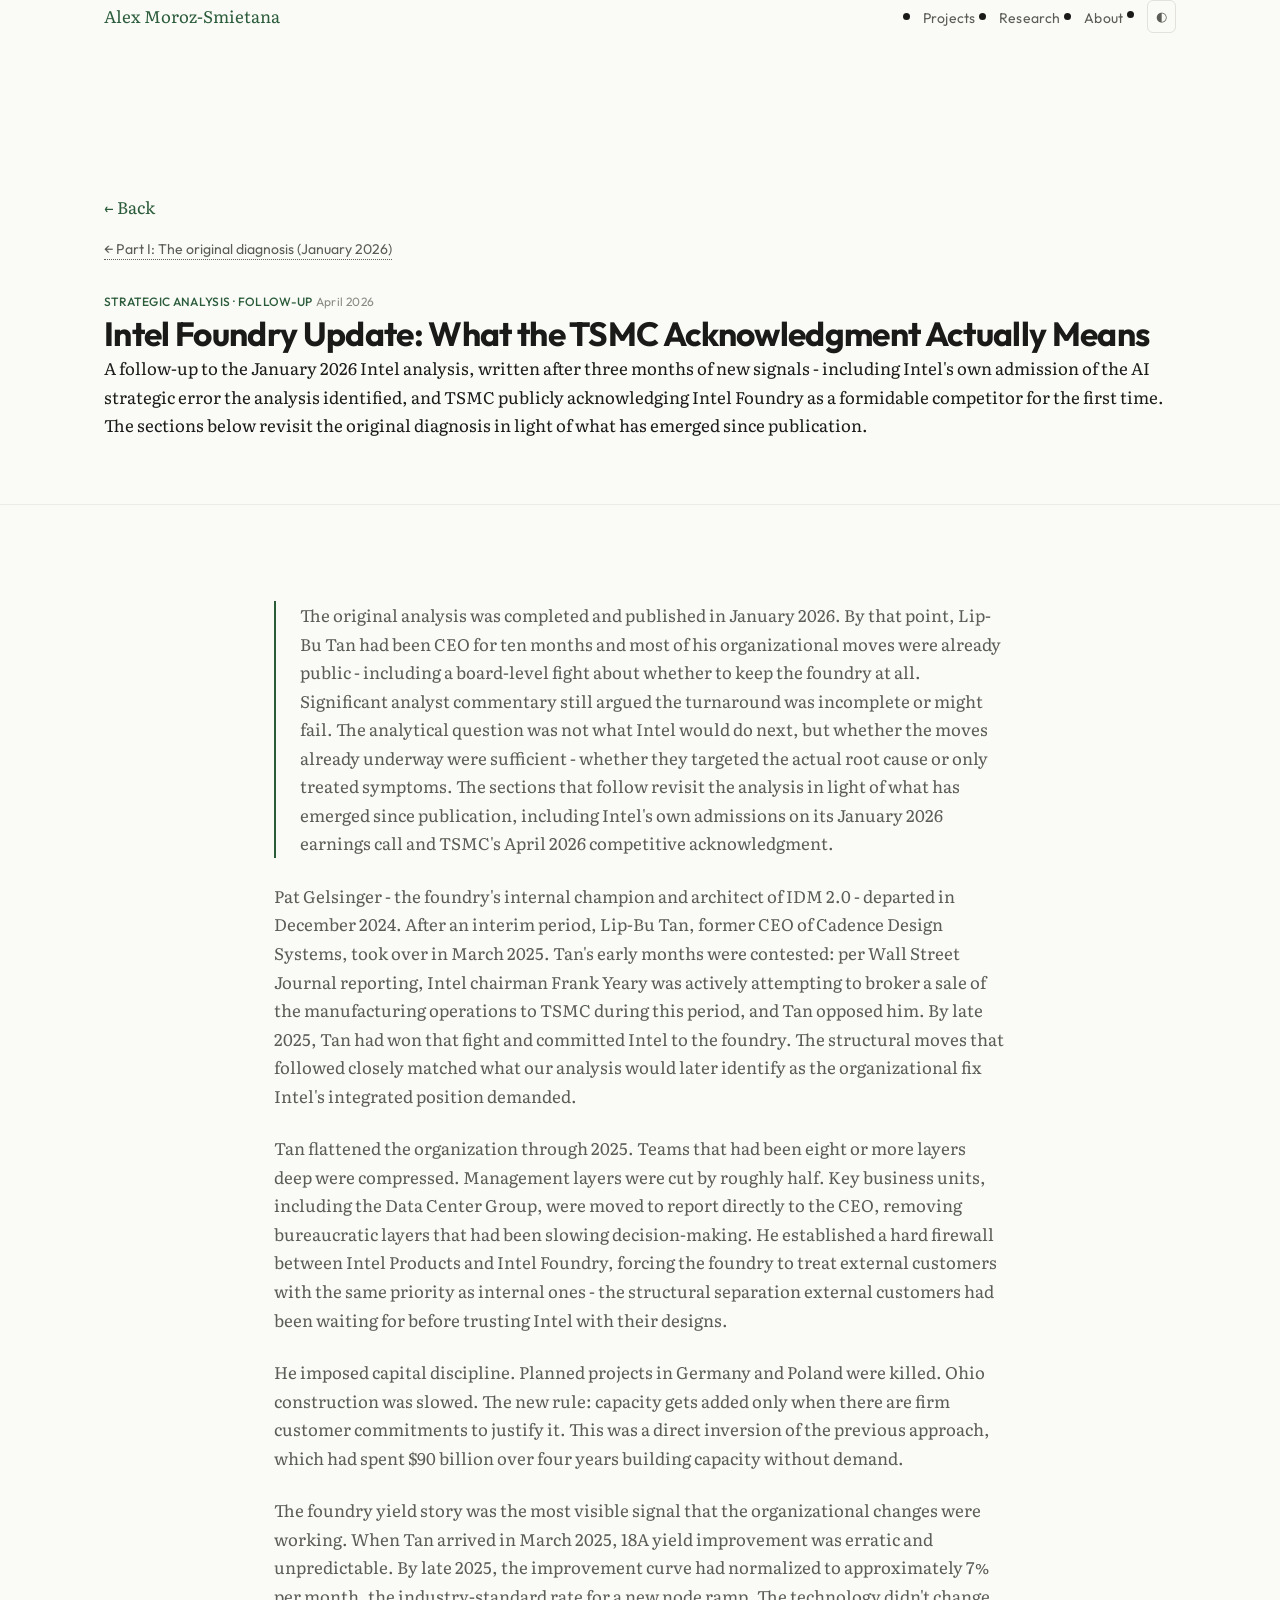
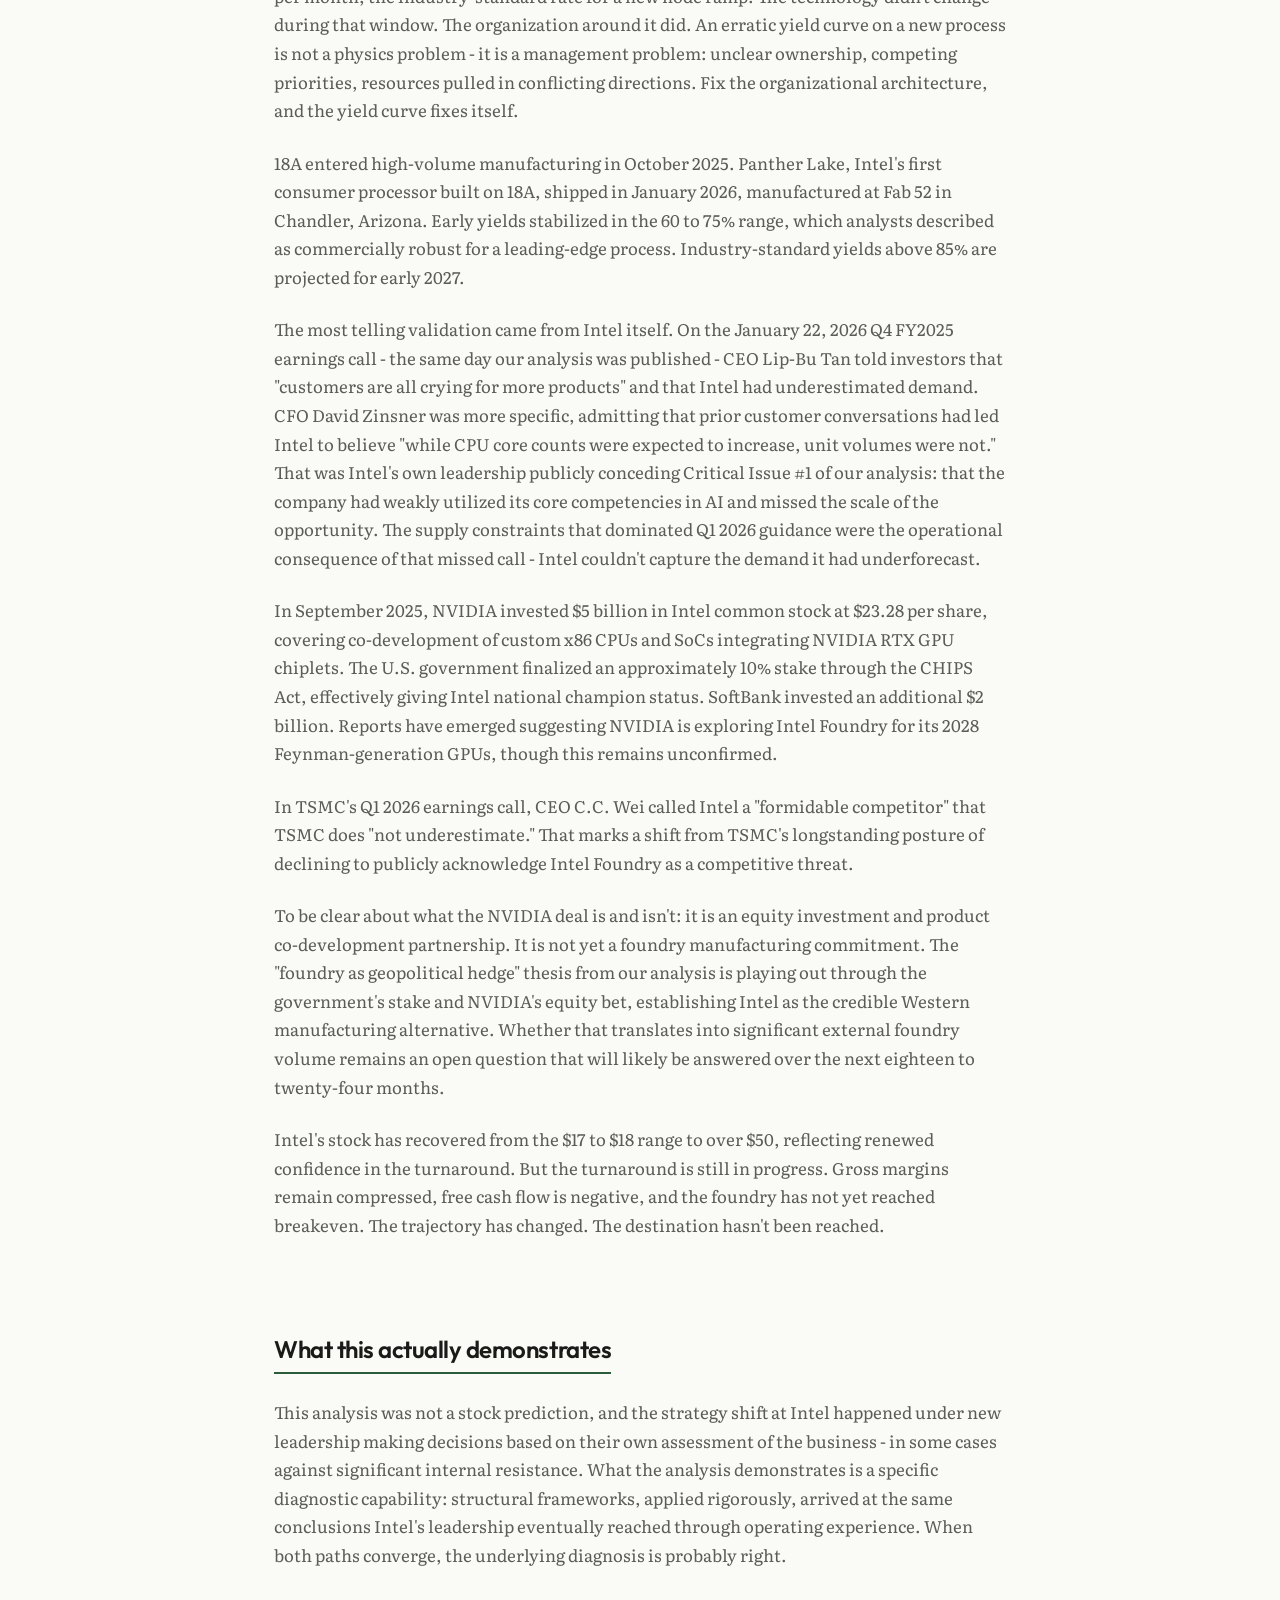
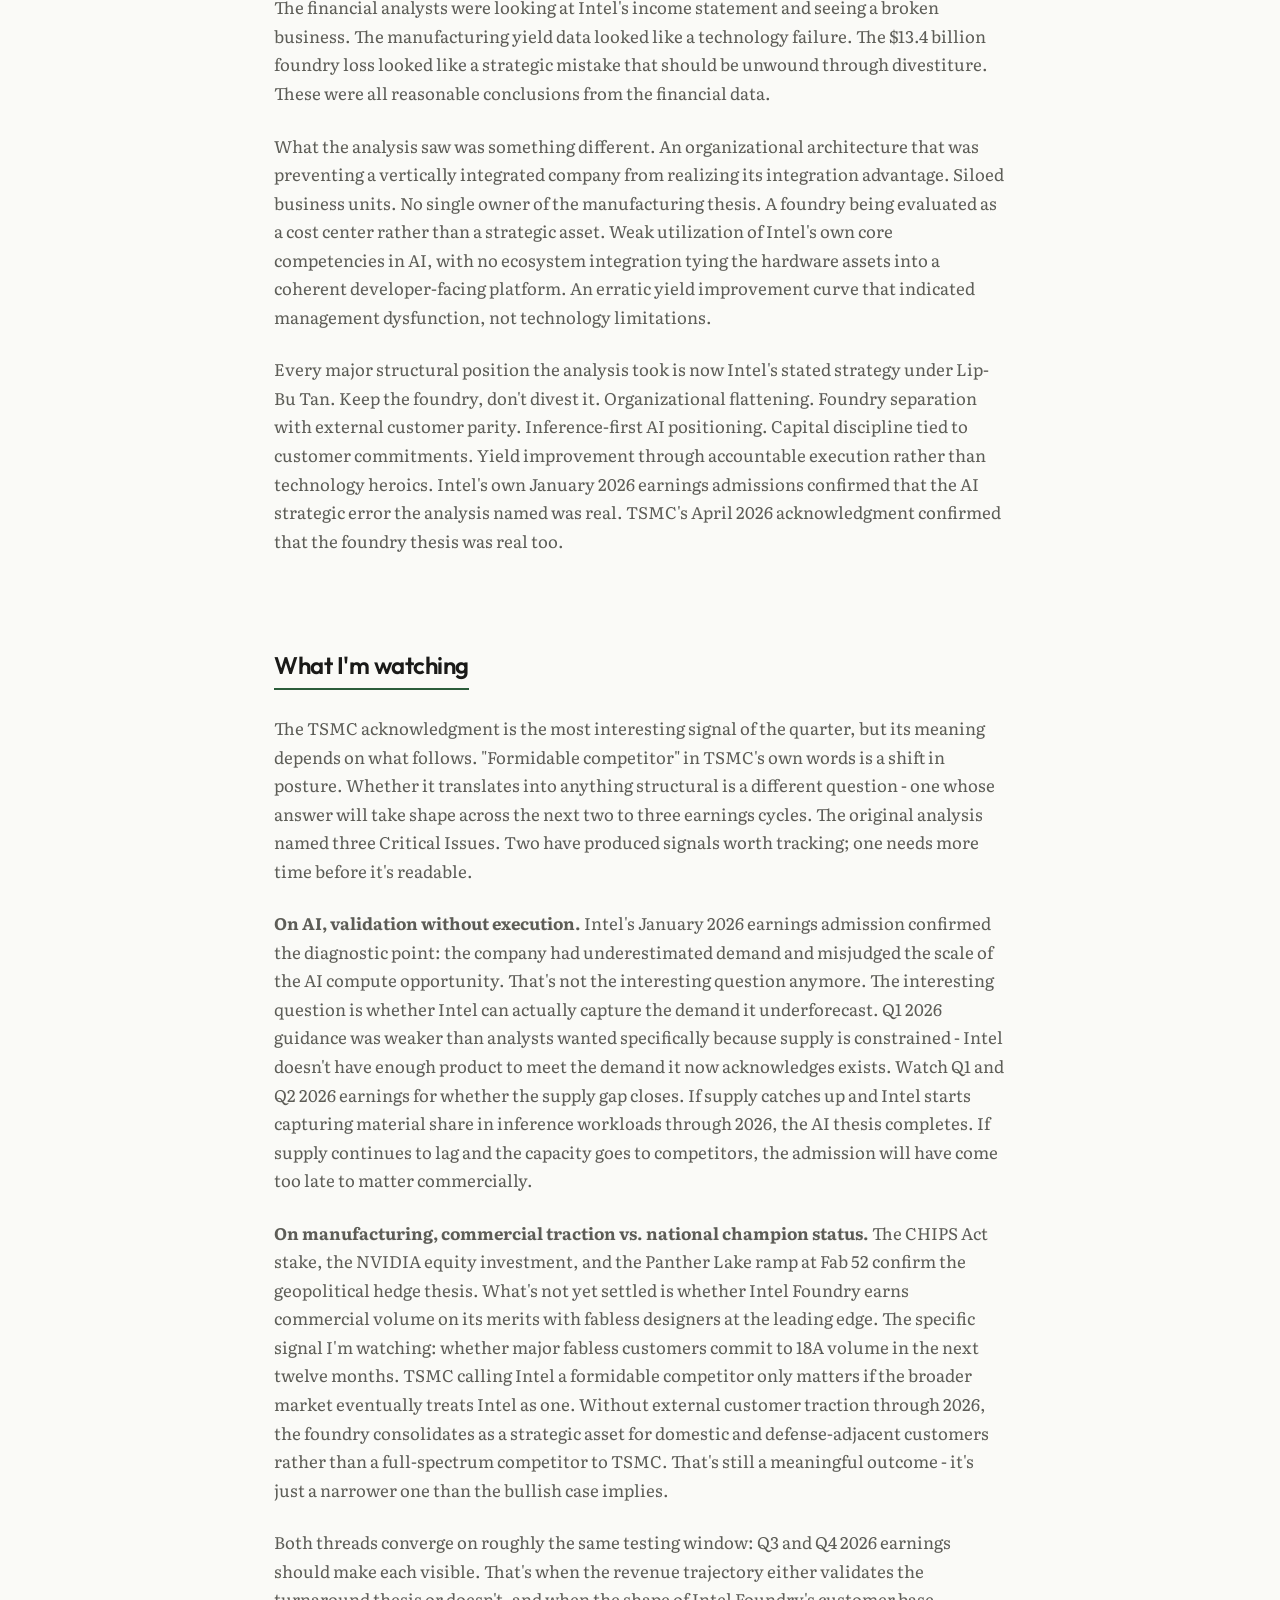
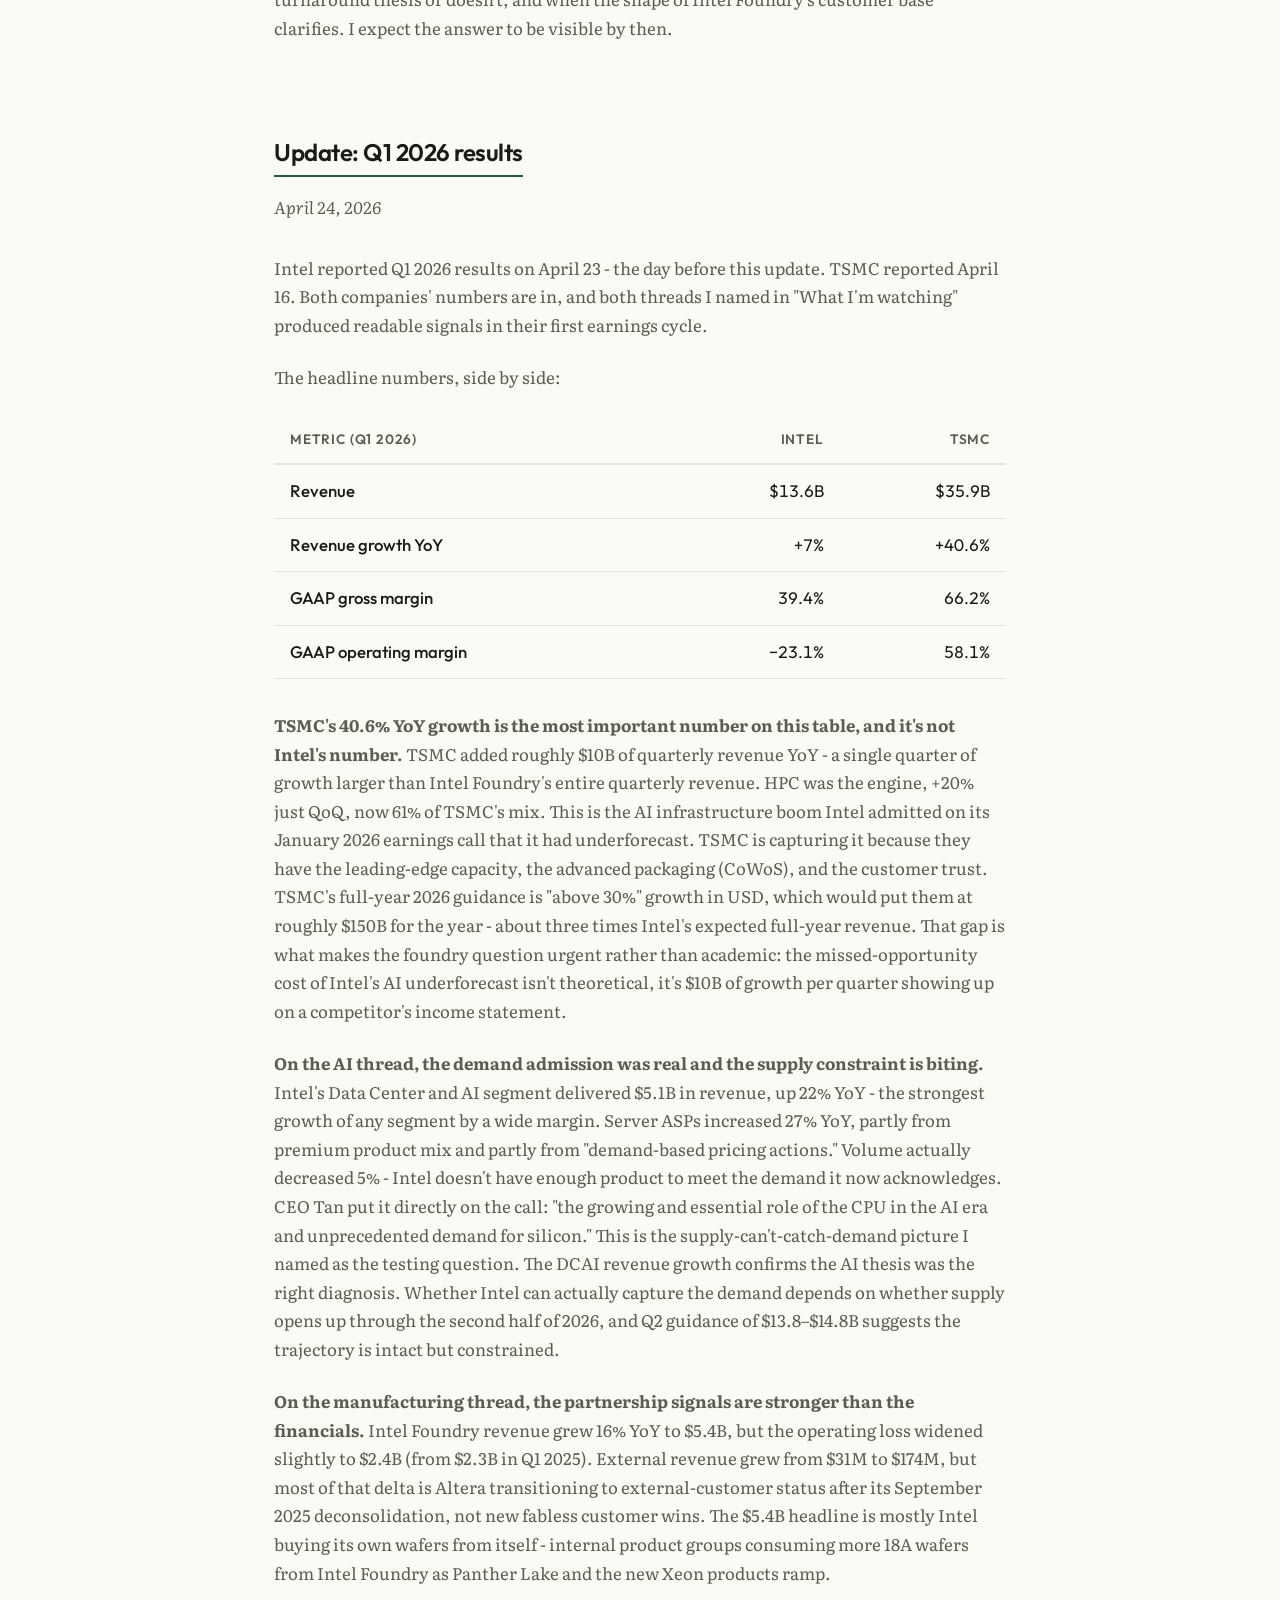
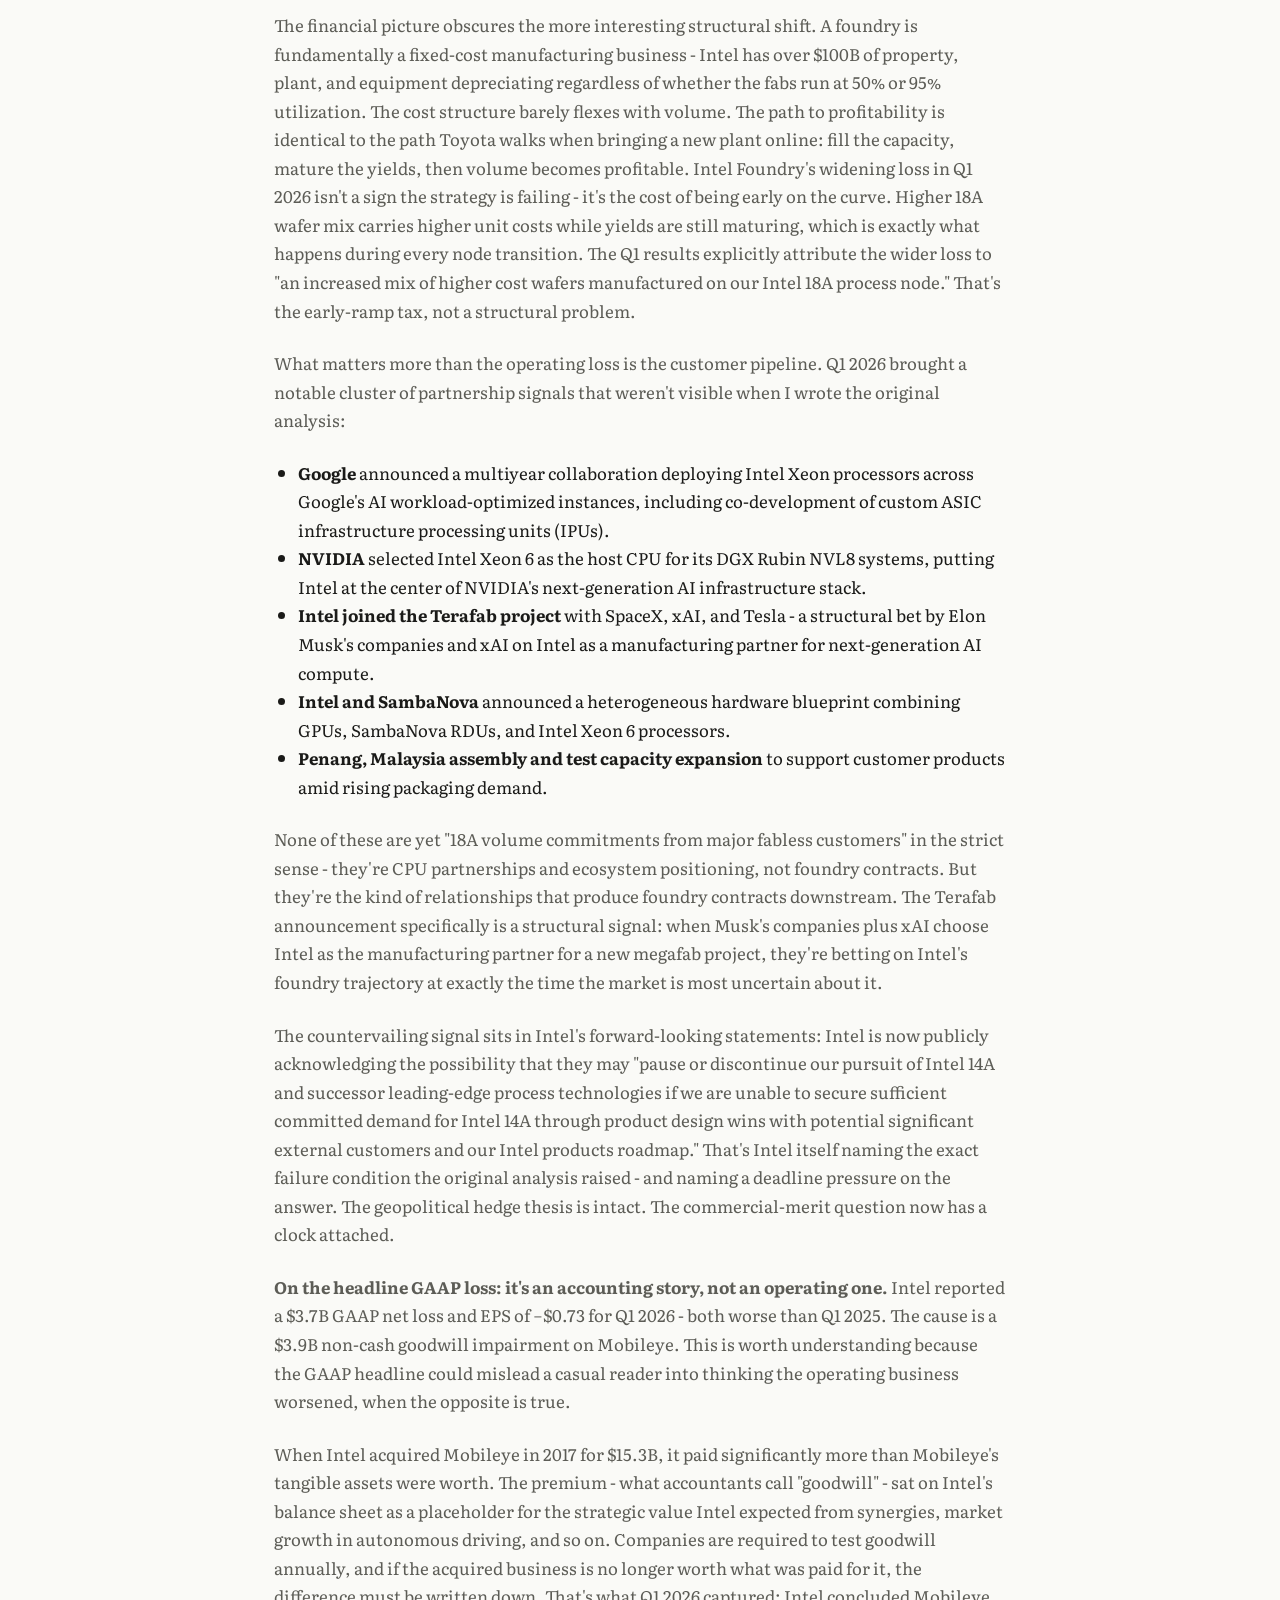
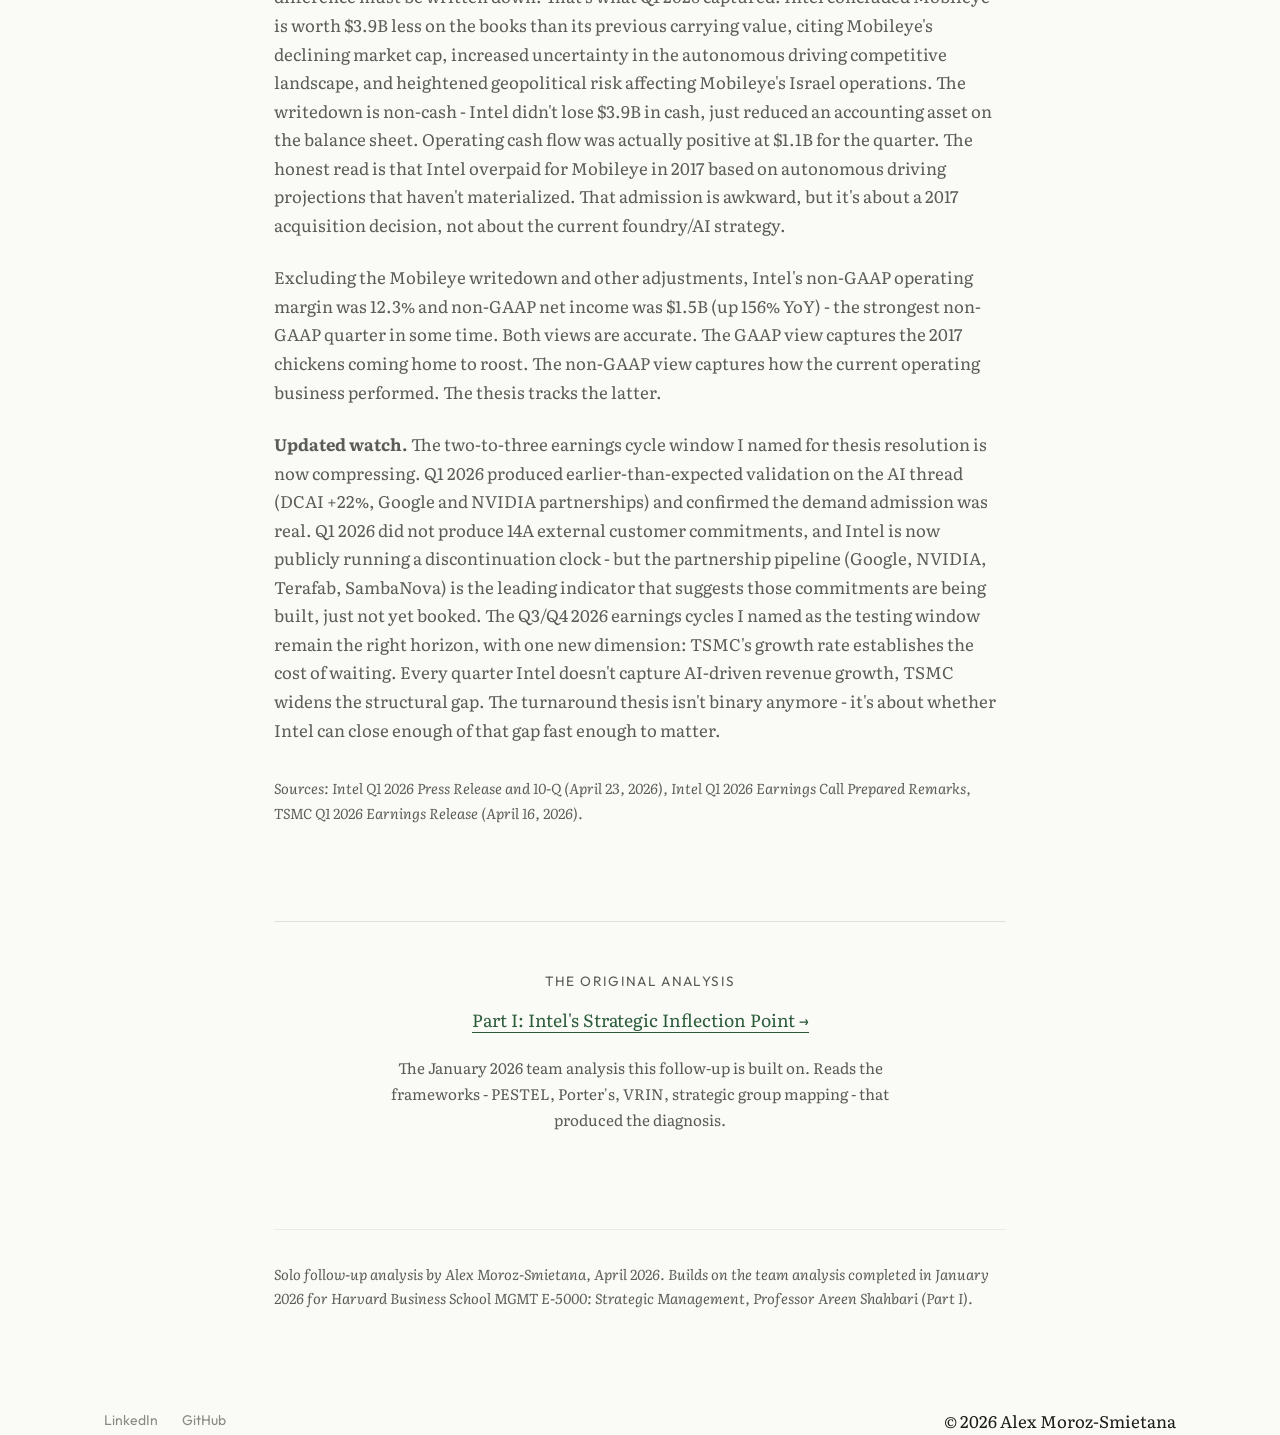
<file: research/intel-revisit.html>
<!DOCTYPE html>
<html lang="en">
<head>
    <meta charset="UTF-8">
    <meta name="viewport" content="width=device-width, initial-scale=1.0">
    <meta name="description" content="April 2026 follow-up to the January 2026 Intel strategic analysis. Intel's own earnings admissions and TSMC's competitive acknowledgment have confirmed the analytical thesis. Solo analysis by Alex Moroz-Smietana.">
    <title>Intel Foundry Update: What the TSMC Acknowledgment Actually Means | Alex Moroz-Smietana</title>
    <link rel="icon" type="image/svg+xml" href="../favicon.svg">
    <link rel="icon" type="image/png" href="../favicon.png">
    <link rel="shortcut icon" href="../favicon.ico">
    <link rel="preconnect" href="https://fonts.googleapis.com">
    <link rel="preconnect" href="https://fonts.gstatic.com" crossorigin>
    <link href="https://fonts.googleapis.com/css2?family=Outfit:wght@400;500;600;700&family=Literata:ital,wght@0,400;0,500;0,600;1,400&family=JetBrains+Mono:wght@400;500&display=swap" rel="stylesheet">
    <link rel="stylesheet" href="../css/style.css">
    <style>
        /* Page-specific styles - use CSS variables so they track light/dark theme from style.css */

        /* Figures */
        .research-figure {
            margin: 3rem 0;
        }
        .research-figure table {
            width: 100%;
            border-collapse: collapse;
            font-family: 'Literata', Georgia, serif;
            font-size: 0.95rem;
            border-top: 1px solid var(--border, #d9d9d3);
            border-bottom: 1px solid var(--border, #d9d9d3);
        }
        .research-figure thead th {
            font-family: 'Outfit', sans-serif;
            font-weight: 600;
            font-size: 0.75rem;
            text-transform: uppercase;
            letter-spacing: 0.08em;
            text-align: left;
            padding: 0.9rem 1rem;
            border-bottom: 1px solid var(--border, #d9d9d3);
            color: var(--text-muted, #666);
        }
        .research-figure tbody td {
            padding: 0.85rem 1rem;
            border-bottom: 1px solid var(--border-light, #ececea);
            vertical-align: top;
        }
        .research-figure tbody tr:last-child td {
            border-bottom: none;
        }
        .research-figure tbody td.label {
            font-family: 'Outfit', sans-serif;
            font-weight: 500;
        }
        .research-figure tbody td.num {
            font-family: 'JetBrains Mono', monospace;
            font-size: 0.9rem;
            text-align: right;
        }
        .research-figure tbody td.check {
            text-align: center;
            font-family: 'JetBrains Mono', monospace;
            color: var(--accent, #2B5C3A);
            font-weight: 500;
        }
        .research-figure tbody td.dash {
            text-align: center;
            color: var(--text-muted, #999);
            font-family: 'JetBrains Mono', monospace;
        }
        .research-figure tbody tr.highlight td {
            background: var(--accent-wash, rgba(43, 92, 58, 0.06));
        }

        /* SVG figure frames */
        .svg-frame {
            width: 100%;
            max-width: 780px;
            margin: 0 auto;
            display: block;
        }
        .svg-frame svg {
            width: 100%;
            height: auto;
            display: block;
        }

        /* Figure captions */
        .research-figure .figure-caption {
            font-family: 'Outfit', sans-serif;
            font-size: 0.82rem;
            color: var(--text-muted, #666);
            margin-top: 0.9rem;
            padding-top: 0.6rem;
            border-top: 1px solid var(--border-light, #ececea);
            letter-spacing: 0.02em;
        }
        .research-figure .figure-caption strong {
            font-weight: 600;
            color: var(--text, #1A1A18);
            text-transform: uppercase;
            font-size: 0.72rem;
            letter-spacing: 0.08em;
            margin-right: 0.5rem;
        }

        /* Pull quote used for classroom anecdote */
        .pull-quote {
            font-family: 'Literata', Georgia, serif;
            font-style: italic;
            font-size: 1.25rem;
            line-height: 1.5;
            border-left: 3px solid var(--accent, #2B5C3A);
            padding: 0.5rem 0 0.5rem 1.5rem;
            margin: 2.5rem 0;
            color: var(--text, #1A1A18);
        }

        /* Closing signature */
        .thesis-held {
            font-family: 'Outfit', sans-serif;
            font-weight: 600;
            font-size: 1.35rem;
            letter-spacing: 0.02em;
            color: var(--accent, #2B5C3A);
            margin: 2.5rem 0 1rem 0;
        }

        /* SVG colors - use CSS vars so the diagrams respect theme */
        .svg-frame .bg { fill: var(--bg, #FAFAF7); }
        .svg-frame .ink { fill: var(--text, #1A1A18); }
        .svg-frame .muted { fill: var(--text-muted, #666); }
        .svg-frame .border { stroke: var(--border, #d9d9d3); }
        .svg-frame .accent { fill: var(--accent, #2B5C3A); }
        .svg-frame .accent-stroke { stroke: var(--accent, #2B5C3A); fill: none; }
        .svg-frame .grid-line { stroke: var(--border-light, #ececea); }

        /* Responsive */
        @media (max-width: 640px) {
            .research-figure thead th,
            .research-figure tbody td {
                padding: 0.7rem 0.5rem;
                font-size: 0.85rem;
            }
            .pull-quote {
                font-size: 1.1rem;
                padding-left: 1rem;
            }
        }

        .part-intro {
            font-family: 'Literata', Georgia, serif;
            font-size: 1.05rem;
            line-height: 1.7;
            color: var(--text, #1A1A18);
            margin: 0 0 2.5rem 0;
            padding-left: 1.5rem;
            border-left: 2px solid var(--accent, #2B5C3A);
        }
        @media (max-width: 640px) {
            .part-intro {
                font-size: 1rem;
                padding-left: 1rem;
            }
        }

        /* Top companion link - sits above hero tag row */
        .companion-link-top {
            margin: 1rem 0 1.5rem 0;
            font-family: 'Outfit', sans-serif;
            font-size: 0.88rem;
            text-transform: none;
            letter-spacing: 0;
        }
        .companion-link-top a {
            color: var(--text-muted, #666);
            text-decoration: none;
            border-bottom: 1px dotted var(--text-muted, #666);
            padding-bottom: 1px;
            transition: color 0.15s ease;
        }
        .companion-link-top a:hover {
            color: var(--accent, #2B5C3A);
            border-bottom-color: var(--accent, #2B5C3A);
        }

        /* Q1 2026 update data table */
        .q1-comparison-table {
            width: 100%;
            border-collapse: collapse;
            margin: 1.5rem 0 2rem 0;
            font-family: 'Outfit', sans-serif;
        }
        .q1-comparison-table th,
        .q1-comparison-table td {
            padding: 0.75rem 1rem;
            text-align: left;
            border-bottom: 1px solid var(--border, #d9d9d3);
        }
        .q1-comparison-table th {
            font-weight: 600;
            font-size: 0.85rem;
            text-transform: uppercase;
            letter-spacing: 0.06em;
            color: var(--text-muted, #666);
            border-bottom: 2px solid var(--border, #d9d9d3);
        }
        .q1-comparison-table td:first-child {
            font-weight: 500;
        }
        .q1-comparison-table td:not(:first-child),
        .q1-comparison-table th:not(:first-child) {
            text-align: right;
            font-variant-numeric: tabular-nums;
        }
    </style>
</head>
<body>

<!-- Nav -->
<nav class="site-nav">
    <div class="container nav-inner">
        <a href="../" class="nav-brand">Alex Moroz-Smietana</a>
        <ul class="nav-links">
            <li><a href="../#projects">Projects</a></li>
            <li><a href="../#research">Research</a></li>
            <li><a href="../#about">About</a></li>
            <li><button id="theme-toggle" class="theme-toggle" aria-label="Toggle theme">◐</button></li>
        </ul>
    </div>
</nav>

<!-- Hero -->
<header class="project-hero">
    <div class="container">
        <a href="../#research" class="back-link">← Back</a>

        <!-- Cross-link to Part I at top -->
        <div class="companion-link-top">
            <a href="intel-strategic-analysis.html">← Part I: The original diagnosis (January 2026)</a>
        </div>

        <div class="hero-tag-row">
            <span class="card-tag">Strategic Analysis &middot; Follow-up</span>
            <span class="card-date">April 2026</span>
        </div>
        <h1 class="project-title">Intel Foundry Update: What the TSMC Acknowledgment Actually Means</h1>
        <p class="project-summary">
            A follow-up to the January 2026 Intel analysis, written after three months of new signals - including Intel's own admission of the AI strategic error the analysis identified, and TSMC publicly acknowledging Intel Foundry as a formidable competitor for the first time. The sections below revisit the original diagnosis in light of what has emerged since publication.
        </p>
    </div>
</header>

<!-- Body -->
<main class="project-body">
    <div class="container">

        <!-- What actually happened -->
        <section class="project-section" id="validation">
            <p class="part-intro">
                The original analysis was completed and published in January 2026. By that point, Lip-Bu Tan had been CEO for ten months and most of his organizational moves were already public - including a board-level fight about whether to keep the foundry at all. Significant analyst commentary still argued the turnaround was incomplete or might fail. The analytical question was not what Intel would do next, but whether the moves already underway were sufficient - whether they targeted the actual root cause or only treated symptoms. The sections that follow revisit the analysis in light of what has emerged since publication, including Intel's own admissions on its January 2026 earnings call and TSMC's April 2026 competitive acknowledgment.
            </p>

            <p>
                Pat Gelsinger - the foundry's internal champion and architect of IDM 2.0 - departed in December 2024. After an interim period, Lip-Bu Tan, former CEO of Cadence Design Systems, took over in March 2025. Tan's early months were contested: per Wall Street Journal reporting, Intel chairman Frank Yeary was actively attempting to broker a sale of the manufacturing operations to TSMC during this period, and Tan opposed him. By late 2025, Tan had won that fight and committed Intel to the foundry. The structural moves that followed closely matched what our analysis would later identify as the organizational fix Intel's integrated position demanded.
            </p>

            <p>
                Tan flattened the organization through 2025. Teams that had been eight or more layers deep were compressed. Management layers were cut by roughly half. Key business units, including the Data Center Group, were moved to report directly to the CEO, removing bureaucratic layers that had been slowing decision-making. He established a hard firewall between Intel Products and Intel Foundry, forcing the foundry to treat external customers with the same priority as internal ones - the structural separation external customers had been waiting for before trusting Intel with their designs.
            </p>

            <p>
                He imposed capital discipline. Planned projects in Germany and Poland were killed. Ohio construction was slowed. The new rule: capacity gets added only when there are firm customer commitments to justify it. This was a direct inversion of the previous approach, which had spent $90 billion over four years building capacity without demand.
            </p>

            <p>
                The foundry yield story was the most visible signal that the organizational changes were working. When Tan arrived in March 2025, 18A yield improvement was erratic and unpredictable. By late 2025, the improvement curve had normalized to approximately 7% per month, the industry-standard rate for a new node ramp. The technology didn't change during that window. The organization around it did. An erratic yield curve on a new process is not a physics problem - it is a management problem: unclear ownership, competing priorities, resources pulled in conflicting directions. Fix the organizational architecture, and the yield curve fixes itself.
            </p>

            <p>
                18A entered high-volume manufacturing in October 2025. Panther Lake, Intel's first consumer processor built on 18A, shipped in January 2026, manufactured at Fab 52 in Chandler, Arizona. Early yields stabilized in the 60 to 75% range, which analysts described as commercially robust for a leading-edge process. Industry-standard yields above 85% are projected for early 2027.
            </p>

            <p>
                The most telling validation came from Intel itself. On the January 22, 2026 Q4 FY2025 earnings call - the same day our analysis was published - CEO Lip-Bu Tan told investors that "customers are all crying for more products" and that Intel had underestimated demand. CFO David Zinsner was more specific, admitting that prior customer conversations had led Intel to believe "while CPU core counts were expected to increase, unit volumes were not." That was Intel's own leadership publicly conceding Critical Issue #1 of our analysis: that the company had weakly utilized its core competencies in AI and missed the scale of the opportunity. The supply constraints that dominated Q1 2026 guidance were the operational consequence of that missed call - Intel couldn't capture the demand it had underforecast.
            </p>

            <p>
                In September 2025, NVIDIA invested $5 billion in Intel common stock at $23.28 per share, covering co-development of custom x86 CPUs and SoCs integrating NVIDIA RTX GPU chiplets. The U.S. government finalized an approximately 10% stake through the CHIPS Act, effectively giving Intel national champion status. SoftBank invested an additional $2 billion. Reports have emerged suggesting NVIDIA is exploring Intel Foundry for its 2028 Feynman-generation GPUs, though this remains unconfirmed.
            </p>

            <p>
                In TSMC's Q1 2026 earnings call, CEO C.C. Wei called Intel a "formidable competitor" that TSMC does "not underestimate." That marks a shift from TSMC's longstanding posture of declining to publicly acknowledge Intel Foundry as a competitive threat.
            </p>

            <p>
                To be clear about what the NVIDIA deal is and isn't: it is an equity investment and product co-development partnership. It is not yet a foundry manufacturing commitment. The "foundry as geopolitical hedge" thesis from our analysis is playing out through the government's stake and NVIDIA's equity bet, establishing Intel as the credible Western manufacturing alternative. Whether that translates into significant external foundry volume remains an open question that will likely be answered over the next eighteen to twenty-four months.
            </p>

            <p>
                Intel's stock has recovered from the $17 to $18 range to over $50, reflecting renewed confidence in the turnaround. But the turnaround is still in progress. Gross margins remain compressed, free cash flow is negative, and the foundry has not yet reached breakeven. The trajectory has changed. The destination hasn't been reached.
            </p>
        </section>

        <!-- What this demonstrates -->
        <section class="project-section" id="conclusion">
            <h2 class="section-title">What this actually demonstrates</h2>
            <p>
                This analysis was not a stock prediction, and the strategy shift at Intel happened under new leadership making decisions based on their own assessment of the business - in some cases against significant internal resistance. What the analysis demonstrates is a specific diagnostic capability: structural frameworks, applied rigorously, arrived at the same conclusions Intel's leadership eventually reached through operating experience. When both paths converge, the underlying diagnosis is probably right.
            </p>
            <p>
                The financial analysts were looking at Intel's income statement and seeing a broken business. The manufacturing yield data looked like a technology failure. The $13.4 billion foundry loss looked like a strategic mistake that should be unwound through divestiture. These were all reasonable conclusions from the financial data.
            </p>
            <p>
                What the analysis saw was something different. An organizational architecture that was preventing a vertically integrated company from realizing its integration advantage. Siloed business units. No single owner of the manufacturing thesis. A foundry being evaluated as a cost center rather than a strategic asset. Weak utilization of Intel's own core competencies in AI, with no ecosystem integration tying the hardware assets into a coherent developer-facing platform. An erratic yield improvement curve that indicated management dysfunction, not technology limitations.
            </p>
            <p>
                Every major structural position the analysis took is now Intel's stated strategy under Lip-Bu Tan. Keep the foundry, don't divest it. Organizational flattening. Foundry separation with external customer parity. Inference-first AI positioning. Capital discipline tied to customer commitments. Yield improvement through accountable execution rather than technology heroics. Intel's own January 2026 earnings admissions confirmed that the AI strategic error the analysis named was real. TSMC's April 2026 acknowledgment confirmed that the foundry thesis was real too.
            </p>
        </section>

        <!-- Forward-looking close - now the page's ending beat -->
        <section class="project-section" id="whats-next">
            <h2 class="section-title">What I'm watching</h2>
            <p>
                The TSMC acknowledgment is the most interesting signal of the quarter, but its meaning depends on what follows. "Formidable competitor" in TSMC's own words is a shift in posture. Whether it translates into anything structural is a different question - one whose answer will take shape across the next two to three earnings cycles. The original analysis named three Critical Issues. Two have produced signals worth tracking; one needs more time before it's readable.
            </p>
            <p>
                <strong>On AI, validation without execution.</strong> Intel's January 2026 earnings admission confirmed the diagnostic point: the company had underestimated demand and misjudged the scale of the AI compute opportunity. That's not the interesting question anymore. The interesting question is whether Intel can actually capture the demand it underforecast. Q1 2026 guidance was weaker than analysts wanted specifically because supply is constrained - Intel doesn't have enough product to meet the demand it now acknowledges exists. Watch Q1 and Q2 2026 earnings for whether the supply gap closes. If supply catches up and Intel starts capturing material share in inference workloads through 2026, the AI thesis completes. If supply continues to lag and the capacity goes to competitors, the admission will have come too late to matter commercially.
            </p>
            <p>
                <strong>On manufacturing, commercial traction vs. national champion status.</strong> The CHIPS Act stake, the NVIDIA equity investment, and the Panther Lake ramp at Fab 52 confirm the geopolitical hedge thesis. What's not yet settled is whether Intel Foundry earns commercial volume on its merits with fabless designers at the leading edge. The specific signal I'm watching: whether major fabless customers commit to 18A volume in the next twelve months. TSMC calling Intel a formidable competitor only matters if the broader market eventually treats Intel as one. Without external customer traction through 2026, the foundry consolidates as a strategic asset for domestic and defense-adjacent customers rather than a full-spectrum competitor to TSMC. That's still a meaningful outcome - it's just a narrower one than the bullish case implies.
            </p>
            <p>
                Both threads converge on roughly the same testing window: Q3 and Q4 2026 earnings should make each visible. That's when the revenue trajectory either validates the turnaround thesis or doesn't, and when the shape of Intel Foundry's customer base clarifies. I expect the answer to be visible by then.
            </p>
        </section>

        <!-- Q1 2026 update -->
        <section class="project-section" id="q1-2026-update">
            <h2 class="section-title">Update: Q1 2026 results</h2>
            <p style="font-style: italic; color: var(--text-muted, #666); margin-top: -0.5rem; margin-bottom: 2rem;">
                April 24, 2026
            </p>
            <p>
                Intel reported Q1 2026 results on April 23 - the day before this update. TSMC reported April 16. Both companies' numbers are in, and both threads I named in "What I'm watching" produced readable signals in their first earnings cycle.
            </p>
            <p>The headline numbers, side by side:</p>
            <table class="q1-comparison-table">
                <thead>
                    <tr>
                        <th>Metric (Q1 2026)</th>
                        <th>Intel</th>
                        <th>TSMC</th>
                    </tr>
                </thead>
                <tbody>
                    <tr>
                        <td>Revenue</td>
                        <td>$13.6B</td>
                        <td>$35.9B</td>
                    </tr>
                    <tr>
                        <td>Revenue growth YoY</td>
                        <td>+7%</td>
                        <td>+40.6%</td>
                    </tr>
                    <tr>
                        <td>GAAP gross margin</td>
                        <td>39.4%</td>
                        <td>66.2%</td>
                    </tr>
                    <tr>
                        <td>GAAP operating margin</td>
                        <td>&minus;23.1%</td>
                        <td>58.1%</td>
                    </tr>
                </tbody>
            </table>
            <p>
                <strong>TSMC's 40.6% YoY growth is the most important number on this table, and it's not Intel's number.</strong> TSMC added roughly $10B of quarterly revenue YoY - a single quarter of growth larger than Intel Foundry's entire quarterly revenue. HPC was the engine, +20% just QoQ, now 61% of TSMC's mix. This is the AI infrastructure boom Intel admitted on its January 2026 earnings call that it had underforecast. TSMC is capturing it because they have the leading-edge capacity, the advanced packaging (CoWoS), and the customer trust. TSMC's full-year 2026 guidance is "above 30%" growth in USD, which would put them at roughly $150B for the year - about three times Intel's expected full-year revenue. That gap is what makes the foundry question urgent rather than academic: the missed-opportunity cost of Intel's AI underforecast isn't theoretical, it's $10B of growth per quarter showing up on a competitor's income statement.
            </p>
            <p>
                <strong>On the AI thread, the demand admission was real and the supply constraint is biting.</strong> Intel's Data Center and AI segment delivered $5.1B in revenue, up 22% YoY - the strongest growth of any segment by a wide margin. Server ASPs increased 27% YoY, partly from premium product mix and partly from "demand-based pricing actions." Volume actually decreased 5% - Intel doesn't have enough product to meet the demand it now acknowledges. CEO Tan put it directly on the call: "the growing and essential role of the CPU in the AI era and unprecedented demand for silicon." This is the supply-can't-catch-demand picture I named as the testing question. The DCAI revenue growth confirms the AI thesis was the right diagnosis. Whether Intel can actually capture the demand depends on whether supply opens up through the second half of 2026, and Q2 guidance of $13.8&ndash;$14.8B suggests the trajectory is intact but constrained.
            </p>
            <p>
                <strong>On the manufacturing thread, the partnership signals are stronger than the financials.</strong> Intel Foundry revenue grew 16% YoY to $5.4B, but the operating loss widened slightly to $2.4B (from $2.3B in Q1 2025). External revenue grew from $31M to $174M, but most of that delta is Altera transitioning to external-customer status after its September 2025 deconsolidation, not new fabless customer wins. The $5.4B headline is mostly Intel buying its own wafers from itself - internal product groups consuming more 18A wafers from Intel Foundry as Panther Lake and the new Xeon products ramp.
            </p>
            <p>
                The financial picture obscures the more interesting structural shift. A foundry is fundamentally a fixed-cost manufacturing business - Intel has over $100B of property, plant, and equipment depreciating regardless of whether the fabs run at 50% or 95% utilization. The cost structure barely flexes with volume. The path to profitability is identical to the path Toyota walks when bringing a new plant online: fill the capacity, mature the yields, then volume becomes profitable. Intel Foundry's widening loss in Q1 2026 isn't a sign the strategy is failing - it's the cost of being early on the curve. Higher 18A wafer mix carries higher unit costs while yields are still maturing, which is exactly what happens during every node transition. The Q1 results explicitly attribute the wider loss to "an increased mix of higher cost wafers manufactured on our Intel 18A process node." That's the early-ramp tax, not a structural problem.
            </p>
            <p>
                What matters more than the operating loss is the customer pipeline. Q1 2026 brought a notable cluster of partnership signals that weren't visible when I wrote the original analysis:
            </p>
            <ul style="margin: 1rem 0 1.5rem 1.5rem; line-height: 1.7;">
                <li><strong>Google</strong> announced a multiyear collaboration deploying Intel Xeon processors across Google's AI workload-optimized instances, including co-development of custom ASIC infrastructure processing units (IPUs).</li>
                <li><strong>NVIDIA</strong> selected Intel Xeon 6 as the host CPU for its DGX Rubin NVL8 systems, putting Intel at the center of NVIDIA's next-generation AI infrastructure stack.</li>
                <li><strong>Intel joined the Terafab project</strong> with SpaceX, xAI, and Tesla - a structural bet by Elon Musk's companies and xAI on Intel as a manufacturing partner for next-generation AI compute.</li>
                <li><strong>Intel and SambaNova</strong> announced a heterogeneous hardware blueprint combining GPUs, SambaNova RDUs, and Intel Xeon 6 processors.</li>
                <li><strong>Penang, Malaysia assembly and test capacity expansion</strong> to support customer products amid rising packaging demand.</li>
            </ul>
            <p>
                None of these are yet "18A volume commitments from major fabless customers" in the strict sense - they're CPU partnerships and ecosystem positioning, not foundry contracts. But they're the kind of relationships that produce foundry contracts downstream. The Terafab announcement specifically is a structural signal: when Musk's companies plus xAI choose Intel as the manufacturing partner for a new megafab project, they're betting on Intel's foundry trajectory at exactly the time the market is most uncertain about it.
            </p>
            <p>
                The countervailing signal sits in Intel's forward-looking statements: Intel is now publicly acknowledging the possibility that they may "pause or discontinue our pursuit of Intel 14A and successor leading-edge process technologies if we are unable to secure sufficient committed demand for Intel 14A through product design wins with potential significant external customers and our Intel products roadmap." That's Intel itself naming the exact failure condition the original analysis raised - and naming a deadline pressure on the answer. The geopolitical hedge thesis is intact. The commercial-merit question now has a clock attached.
            </p>
            <p>
                <strong>On the headline GAAP loss: it's an accounting story, not an operating one.</strong> Intel reported a $3.7B GAAP net loss and EPS of &minus;$0.73 for Q1 2026 - both worse than Q1 2025. The cause is a $3.9B non-cash goodwill impairment on Mobileye. This is worth understanding because the GAAP headline could mislead a casual reader into thinking the operating business worsened, when the opposite is true.
            </p>
            <p>
                When Intel acquired Mobileye in 2017 for $15.3B, it paid significantly more than Mobileye's tangible assets were worth. The premium - what accountants call "goodwill" - sat on Intel's balance sheet as a placeholder for the strategic value Intel expected from synergies, market growth in autonomous driving, and so on. Companies are required to test goodwill annually, and if the acquired business is no longer worth what was paid for it, the difference must be written down. That's what Q1 2026 captured: Intel concluded Mobileye is worth $3.9B less on the books than its previous carrying value, citing Mobileye's declining market cap, increased uncertainty in the autonomous driving competitive landscape, and heightened geopolitical risk affecting Mobileye's Israel operations. The writedown is non-cash - Intel didn't lose $3.9B in cash, just reduced an accounting asset on the balance sheet. Operating cash flow was actually positive at $1.1B for the quarter. The honest read is that Intel overpaid for Mobileye in 2017 based on autonomous driving projections that haven't materialized. That admission is awkward, but it's about a 2017 acquisition decision, not about the current foundry/AI strategy.
            </p>
            <p>
                Excluding the Mobileye writedown and other adjustments, Intel's non-GAAP operating margin was 12.3% and non-GAAP net income was $1.5B (up 156% YoY) - the strongest non-GAAP quarter in some time. Both views are accurate. The GAAP view captures the 2017 chickens coming home to roost. The non-GAAP view captures how the current operating business performed. The thesis tracks the latter.
            </p>
            <p>
                <strong>Updated watch.</strong> The two-to-three earnings cycle window I named for thesis resolution is now compressing. Q1 2026 produced earlier-than-expected validation on the AI thread (DCAI +22%, Google and NVIDIA partnerships) and confirmed the demand admission was real. Q1 2026 did not produce 14A external customer commitments, and Intel is now publicly running a discontinuation clock - but the partnership pipeline (Google, NVIDIA, Terafab, SambaNova) is the leading indicator that suggests those commitments are being built, just not yet booked. The Q3/Q4 2026 earnings cycles I named as the testing window remain the right horizon, with one new dimension: TSMC's growth rate establishes the cost of waiting. Every quarter Intel doesn't capture AI-driven revenue growth, TSMC widens the structural gap. The turnaround thesis isn't binary anymore - it's about whether Intel can close enough of that gap fast enough to matter.
            </p>
            <p style="font-size: 0.9rem; color: var(--text-muted, #666); font-style: italic; margin-top: 2rem;">
                Sources: Intel Q1 2026 Press Release and 10-Q (April 23, 2026), Intel Q1 2026 Earnings Call Prepared Remarks, TSMC Q1 2026 Earnings Release (April 16, 2026).
            </p>
        </section>

        <!-- Bottom cross-link back to Part I -->
        <section class="project-section companion-link-bottom" style="margin-top: 5rem; padding-top: 3rem; border-top: 1px solid var(--border, #d9d9d3); text-align: center;">
            <p style="font-family: 'Outfit', sans-serif; font-size: 0.85rem; text-transform: uppercase; letter-spacing: 0.1em; color: var(--text-muted, #666); margin-bottom: 0.75rem;">The original analysis</p>
            <p style="font-family: 'Literata', Georgia, serif; font-size: 1.1rem; margin-bottom: 1.25rem;">
                <a href="intel-strategic-analysis.html" style="color: var(--accent, #2B5C3A); text-decoration: none; border-bottom: 1px solid var(--accent, #2B5C3A);">Part I: Intel's Strategic Inflection Point &rarr;</a>
            </p>
            <p style="font-family: 'Literata', Georgia, serif; font-size: 0.95rem; color: var(--text-muted, #666); max-width: 540px; margin: 0 auto;">
                The January 2026 team analysis this follow-up is built on. Reads the frameworks - PESTEL, Porter's, VRIN, strategic group mapping - that produced the diagnosis.
            </p>
        </section>

        <!-- Footer note -->
        <section class="project-section" id="attribution" style="border-top: 1px solid var(--border-light, #ececea); padding-top: 2rem; margin-top: 3rem;">
            <p style="font-size: 0.9rem; color: var(--text-muted, #666); font-style: italic;">
                Solo follow-up analysis by Alex Moroz-Smietana, April 2026. Builds on the team analysis completed in January 2026 for Harvard Business School MGMT E-5000: Strategic Management, Professor Areen Shahbari (Part I).
            </p>
        </section>

    </div>
</main>

<!-- Footer -->
<footer class="site-footer">
    <div class="container footer-inner">
        <div class="footer-links">
            <a href="https://www.linkedin.com/in/95835795" target="_blank" rel="noopener">LinkedIn</a>
            <a href="https://github.com/Alexyms" target="_blank" rel="noopener">GitHub</a>
        </div>
        <p class="footer-note">© 2026 Alex Moroz-Smietana</p>
    </div>
</footer>

<script src="../js/main.js"></script>

</body>
</html>
</file>
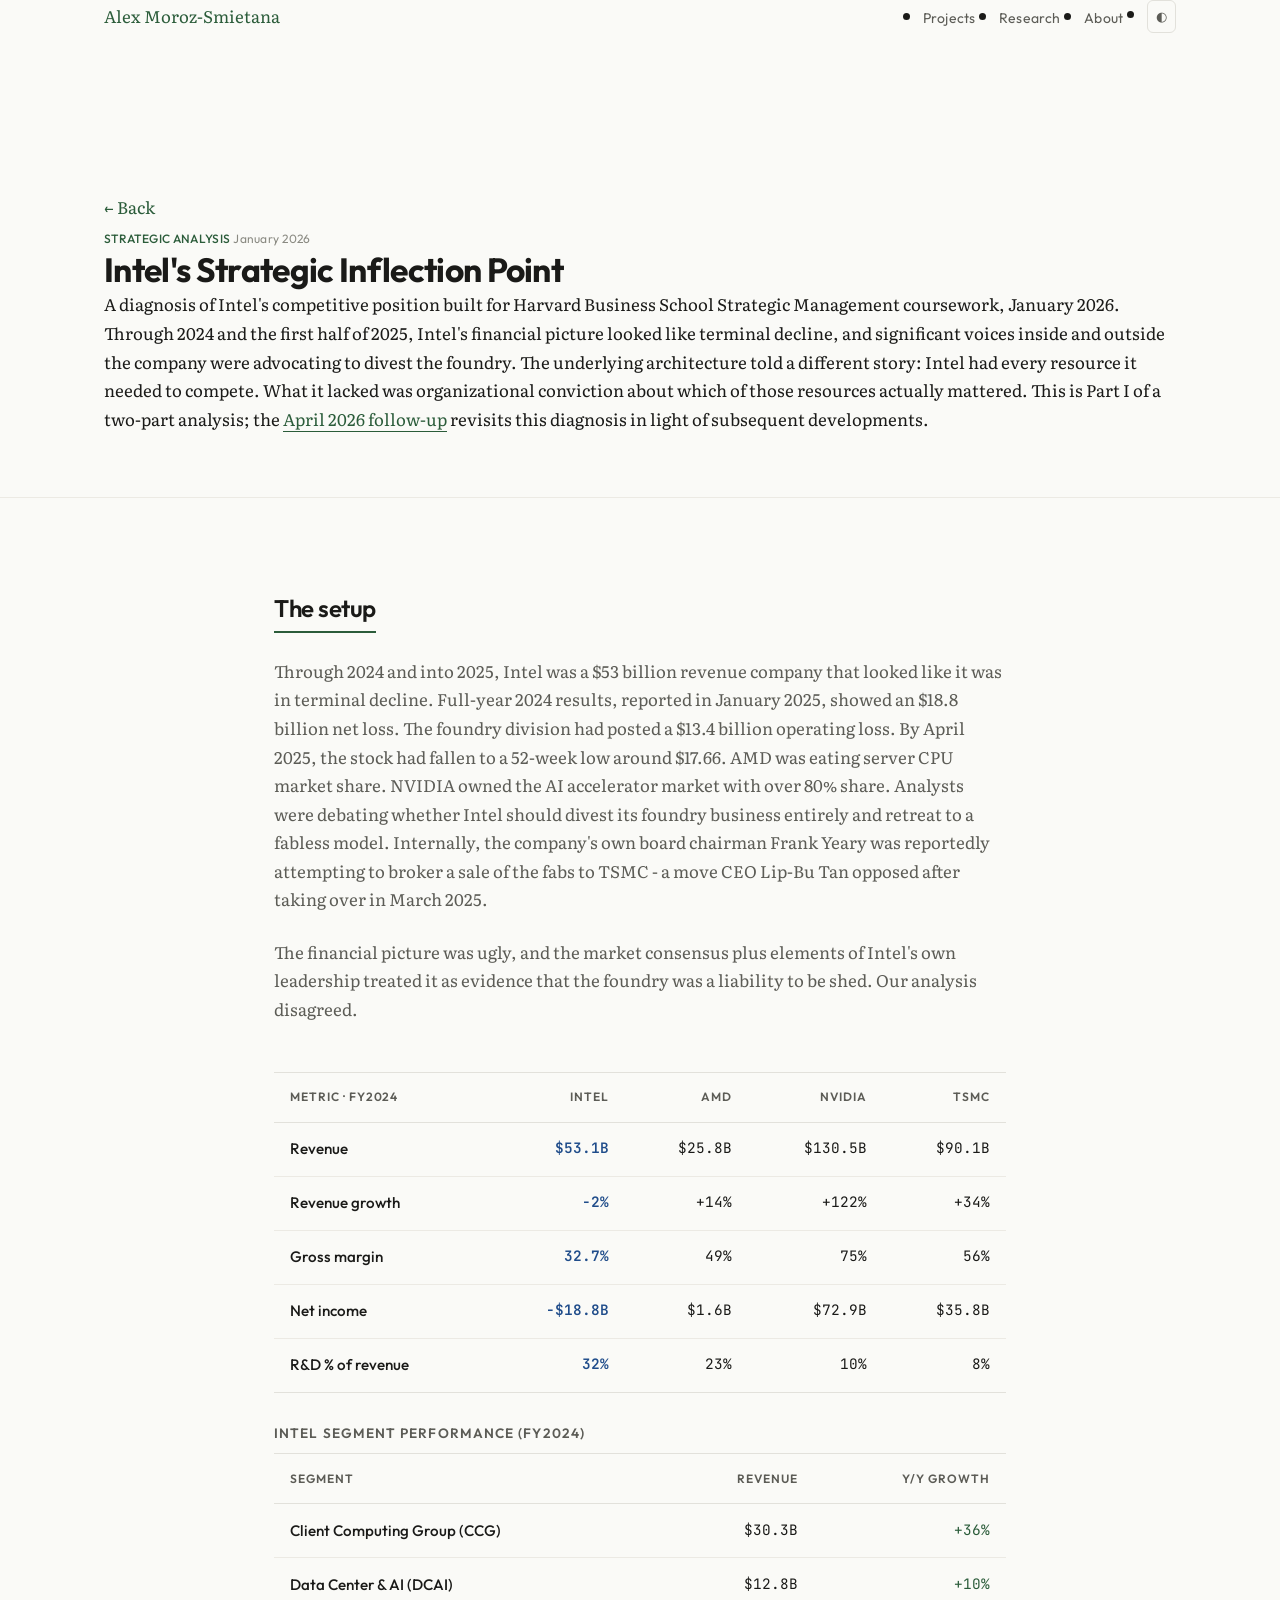
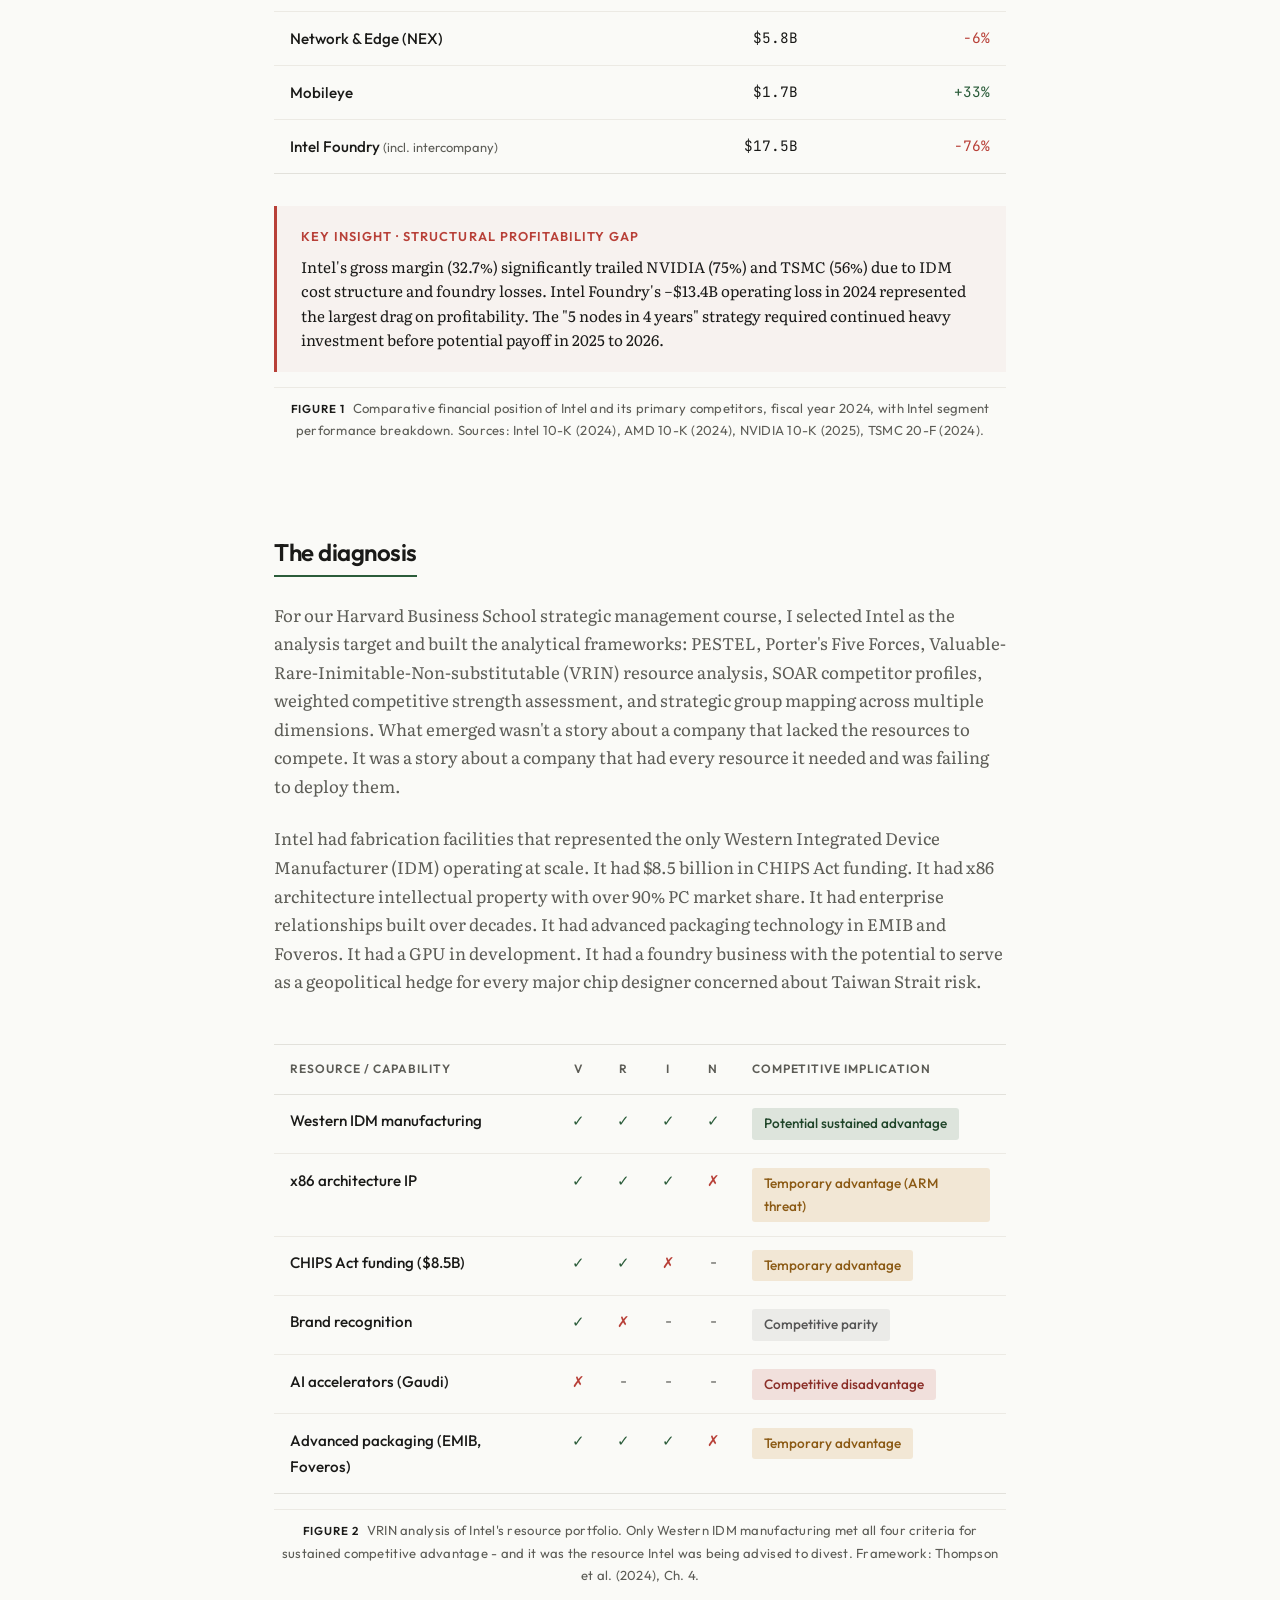
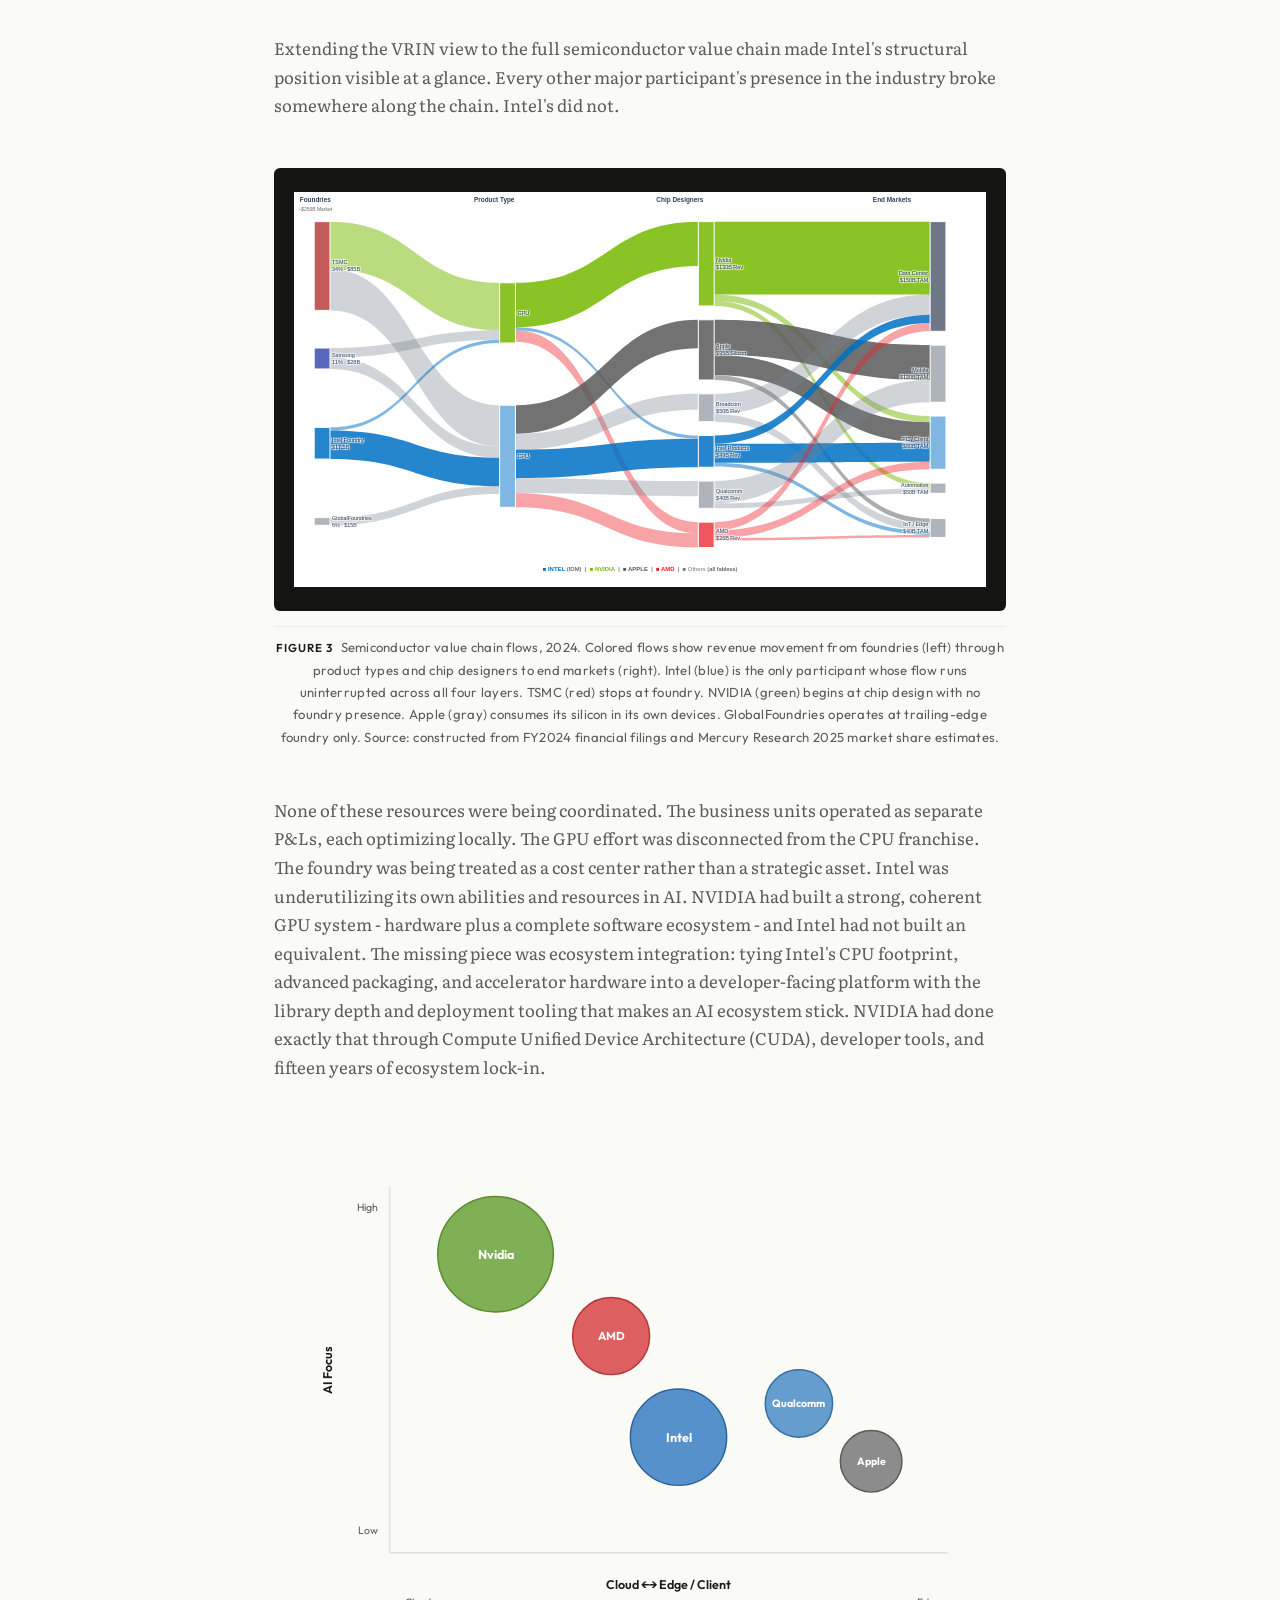
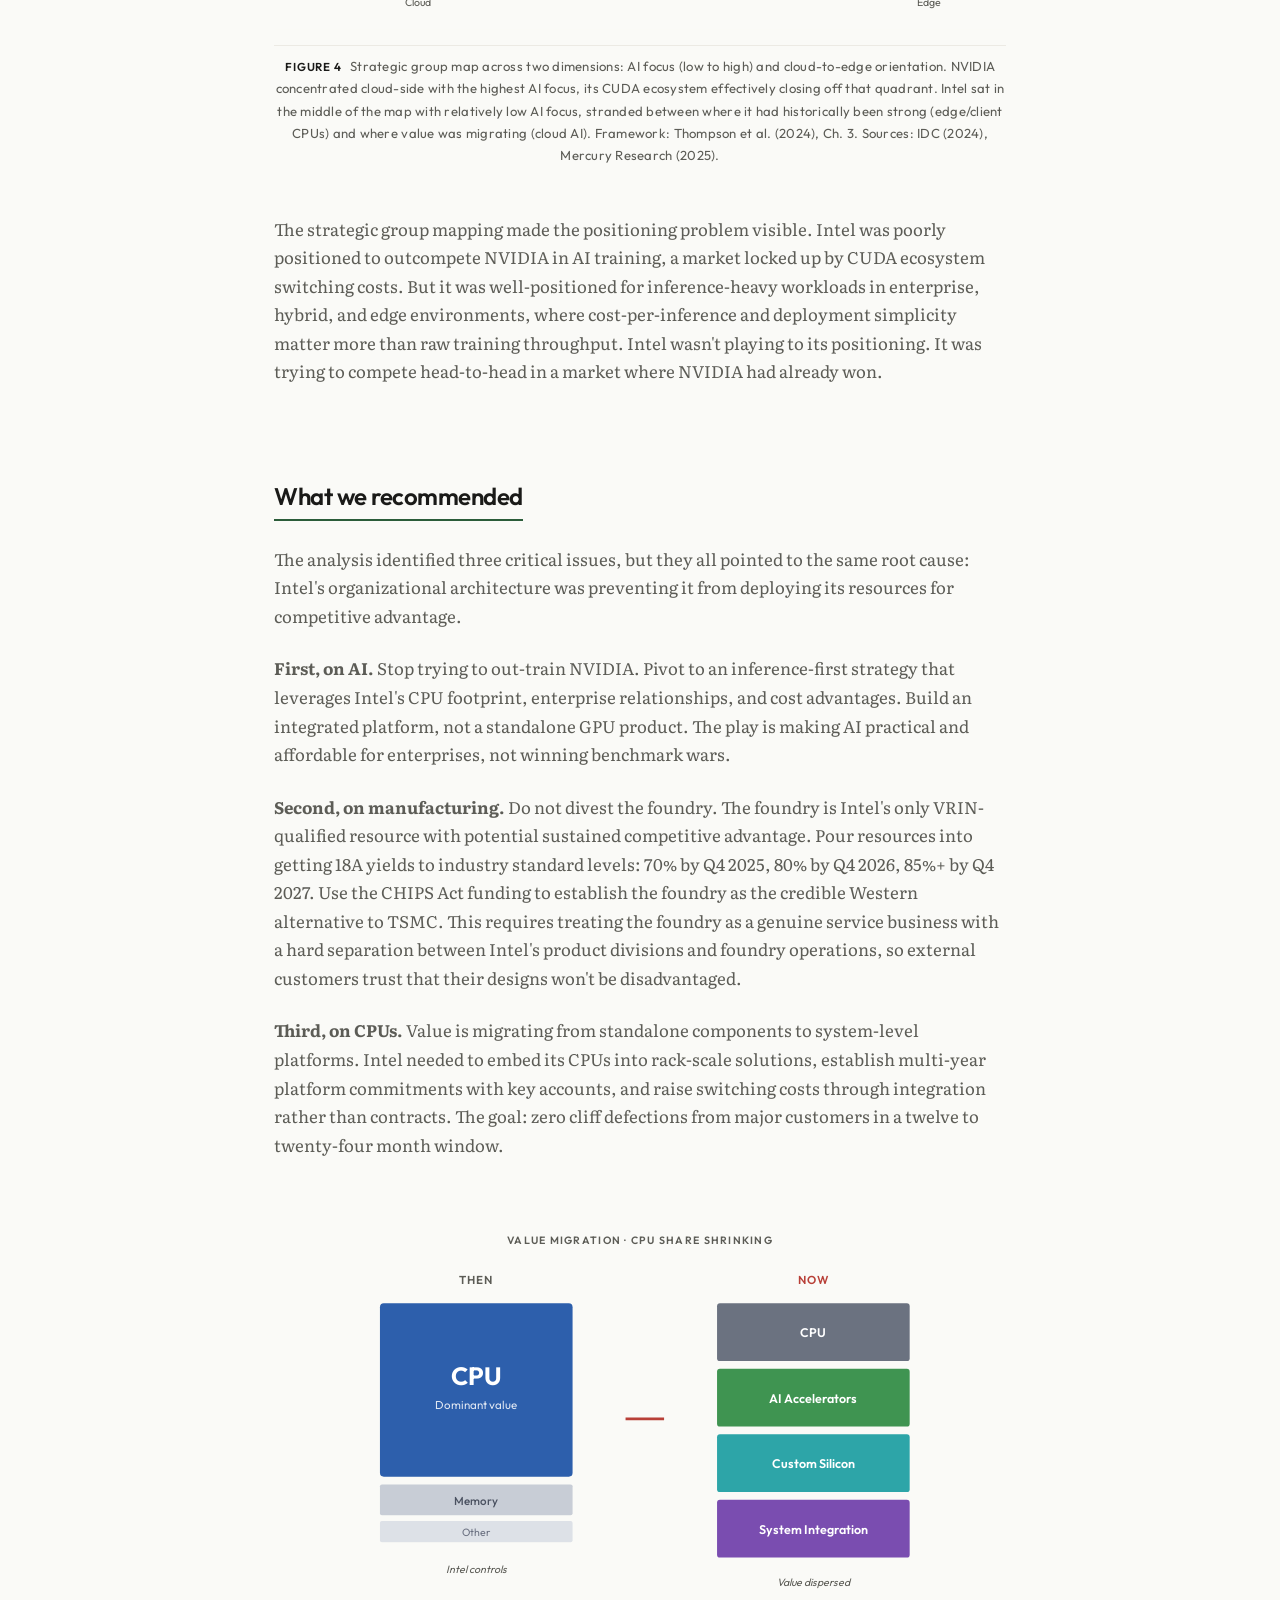
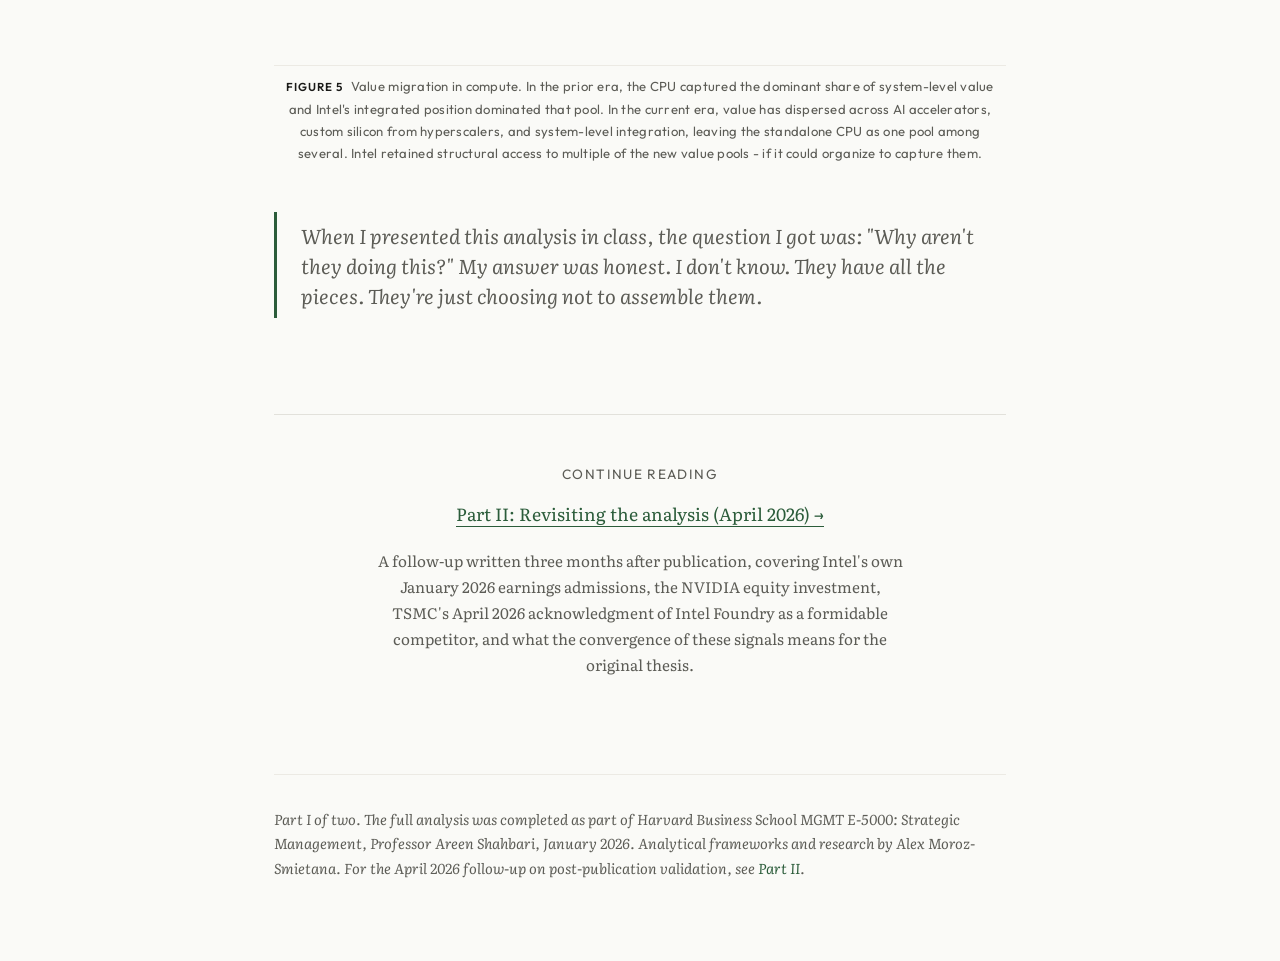
<file: research/intel-strategic-analysis.html>
<!DOCTYPE html>
<html lang="en">
<head>
    <meta charset="UTF-8">
    <meta name="viewport" content="width=device-width, initial-scale=1.0">
    <meta name="description" content="Strategic analysis of Intel's competitive positioning, foundry strategy, and organizational architecture. Diagnosis built for Harvard Business School Strategic Management coursework in January 2026; validated by Intel's own January 2026 earnings admissions and TSMC's April 2026 acknowledgment of Intel Foundry as a formidable competitor.">
    <title>Intel's Strategic Inflection Point | Alex Moroz-Smietana</title>
    <link rel="icon" type="image/svg+xml" href="../favicon.svg">
    <link rel="icon" type="image/png" href="../favicon.png">
    <link rel="shortcut icon" href="../favicon.ico">
    <link rel="preconnect" href="https://fonts.googleapis.com">
    <link rel="preconnect" href="https://fonts.gstatic.com" crossorigin>
    <link href="https://fonts.googleapis.com/css2?family=Outfit:wght@400;500;600;700&family=Literata:ital,wght@0,400;0,500;0,600;1,400&family=JetBrains+Mono:wght@400;500&display=swap" rel="stylesheet">
    <link rel="stylesheet" href="../css/style.css">
    <style>
        /* Page-specific styles - use CSS variables so they track light/dark theme from style.css */

        /* Figures */
        .research-figure {
            margin: 3rem 0;
        }
        .research-figure table {
            width: 100%;
            border-collapse: collapse;
            font-family: 'Literata', Georgia, serif;
            font-size: 0.95rem;
            border-top: 1px solid var(--border, #d9d9d3);
            border-bottom: 1px solid var(--border, #d9d9d3);
        }
        .research-figure thead th {
            font-family: 'Outfit', sans-serif;
            font-weight: 600;
            font-size: 0.75rem;
            text-transform: uppercase;
            letter-spacing: 0.08em;
            text-align: left;
            padding: 0.9rem 1rem;
            border-bottom: 1px solid var(--border, #d9d9d3);
            color: var(--text-muted, #666);
        }
        .research-figure tbody td {
            padding: 0.85rem 1rem;
            border-bottom: 1px solid var(--border-light, #ececea);
            vertical-align: top;
        }
        .research-figure tbody tr:last-child td {
            border-bottom: none;
        }
        .research-figure tbody td.label {
            font-family: 'Outfit', sans-serif;
            font-weight: 500;
        }
        .research-figure tbody td.num {
            font-family: 'JetBrains Mono', monospace;
            font-size: 0.9rem;
            text-align: right;
        }
        .research-figure tbody td.check {
            text-align: center;
            font-family: 'JetBrains Mono', monospace;
            color: var(--accent, #2B5C3A);
            font-weight: 500;
        }
        .research-figure tbody td.dash {
            text-align: center;
            color: var(--text-muted, #999);
            font-family: 'JetBrains Mono', monospace;
        }
        .research-figure tbody tr.highlight td {
            background: var(--accent-wash, rgba(43, 92, 58, 0.06));
        }

        /* SVG figure frames */
        .svg-frame {
            width: 100%;
            max-width: 780px;
            margin: 0 auto;
            display: block;
        }
        .svg-frame svg {
            width: 100%;
            height: auto;
            display: block;
        }

        /* Figure captions */
        .research-figure .figure-caption {
            font-family: 'Outfit', sans-serif;
            font-size: 0.82rem;
            color: var(--text-muted, #666);
            margin-top: 0.9rem;
            padding-top: 0.6rem;
            border-top: 1px solid var(--border-light, #ececea);
            letter-spacing: 0.02em;
        }
        .research-figure .figure-caption strong {
            font-weight: 600;
            color: var(--text, #1A1A18);
            text-transform: uppercase;
            font-size: 0.72rem;
            letter-spacing: 0.08em;
            margin-right: 0.5rem;
        }

        /* Small timing stamp on validation section */
        .timing-note {
            font-family: 'Outfit', sans-serif;
            font-size: 0.85rem;
            color: var(--text-muted, #666);
            padding: 1rem 1.25rem;
            border-left: 2px solid var(--accent, #2B5C3A);
            background: var(--accent-wash, rgba(43, 92, 58, 0.04));
            margin: 2rem 0;
            line-height: 1.6;
        }

        /* Pull quote used for classroom anecdote */
        .pull-quote {
            font-family: 'Literata', Georgia, serif;
            font-style: italic;
            font-size: 1.25rem;
            line-height: 1.5;
            border-left: 3px solid var(--accent, #2B5C3A);
            padding: 0.5rem 0 0.5rem 1.5rem;
            margin: 2.5rem 0;
            color: var(--text, #1A1A18);
        }

        /* Closing signature */
        .thesis-held {
            font-family: 'Outfit', sans-serif;
            font-weight: 600;
            font-size: 1.35rem;
            letter-spacing: 0.02em;
            color: var(--accent, #2B5C3A);
            margin: 2.5rem 0 1rem 0;
        }

        /* SVG colors - use CSS vars so the diagrams respect theme */
        .svg-frame .bg { fill: var(--bg, #FAFAF7); }
        .svg-frame .ink { fill: var(--text, #1A1A18); }
        .svg-frame .muted { fill: var(--text-muted, #666); }
        .svg-frame .border { stroke: var(--border, #d9d9d3); }
        .svg-frame .accent { fill: var(--accent, #2B5C3A); }
        .svg-frame .accent-stroke { stroke: var(--accent, #2B5C3A); fill: none; }
        .svg-frame .grid-line { stroke: var(--border-light, #ececea); }

        /* Responsive */
        @media (max-width: 640px) {
            .research-figure thead th,
            .research-figure tbody td {
                padding: 0.7rem 0.5rem;
                font-size: 0.85rem;
            }
            .pull-quote {
                font-size: 1.1rem;
                padding-left: 1rem;
            }
        }

        /* Dark panel for complex data visualizations (e.g., Sankey) -
           stays dark in both themes so the chart's internal dark background
           reads as intentional rather than a theme mismatch */
        .research-figure .figure-dark-panel {
            background: #141413;
            padding: 1.5rem 1.25rem;
            border-radius: 6px;
            margin: 0;
        }
        .research-figure .figure-dark-panel img {
            display: block;
            width: 100%;
            height: auto;
        }

        /* Part dividers - make temporal structure visible */
        .part-divider {
            margin: 5rem 0 3rem 0;
            padding: 2rem 0 1.5rem 0;
            border-top: 1px solid var(--border, #d9d9d3);
            border-bottom: 1px solid var(--border, #d9d9d3);
            text-align: center;
        }
        .part-divider .part-label {
            font-family: 'Outfit', sans-serif;
            font-weight: 600;
            font-size: 0.78rem;
            text-transform: uppercase;
            letter-spacing: 0.18em;
            color: var(--text-muted, #666);
            display: block;
            margin-bottom: 0.6rem;
        }
        .part-divider .part-title {
            font-family: 'Outfit', sans-serif;
            font-weight: 500;
            font-size: 1.65rem;
            color: var(--text, #1A1A18);
            display: block;
            letter-spacing: 0.01em;
        }
        .part-intro {
            font-family: 'Literata', Georgia, serif;
            font-size: 1.05rem;
            line-height: 1.7;
            color: var(--text, #1A1A18);
            margin: 0 0 2.5rem 0;
            padding-left: 1.5rem;
            border-left: 2px solid var(--accent, #2B5C3A);
        }
        @media (max-width: 640px) {
            .part-divider {
                margin: 3rem 0 2rem 0;
                padding: 1.5rem 0 1rem 0;
            }
            .part-divider .part-title {
                font-size: 1.35rem;
            }
            .part-intro {
                font-size: 1rem;
                padding-left: 1rem;
            }
        }
    </style>
</head>
<body>

<!-- Nav -->
<nav class="site-nav">
    <div class="container nav-inner">
        <a href="../" class="nav-brand">Alex Moroz-Smietana</a>
        <ul class="nav-links">
            <li><a href="../#projects">Projects</a></li>
            <li><a href="../#research">Research</a></li>
            <li><a href="../#about">About</a></li>
            <li><button id="theme-toggle" class="theme-toggle" aria-label="Toggle theme">◐</button></li>
        </ul>
    </div>
</nav>

<!-- Hero -->
<header class="project-hero">
    <div class="container">
        <a href="../#research" class="back-link">← Back</a>
        <div class="hero-tag-row">
            <span class="card-tag">Strategic Analysis</span>
            <span class="card-date">January 2026</span>
        </div>
        <h1 class="project-title">Intel's Strategic Inflection Point</h1>
        <p class="project-summary">
            A diagnosis of Intel's competitive position built for Harvard Business School Strategic Management coursework, January 2026. Through 2024 and the first half of 2025, Intel's financial picture looked like terminal decline, and significant voices inside and outside the company were advocating to divest the foundry. The underlying architecture told a different story: Intel had every resource it needed to compete. What it lacked was organizational conviction about which of those resources actually mattered. This is Part I of a two-part analysis; the <a href="intel-revisit.html" style="color: var(--accent, #2B5C3A); border-bottom: 1px solid var(--accent, #2B5C3A); text-decoration: none;">April 2026 follow-up</a> revisits this diagnosis in light of subsequent developments.
        </p>
    </div>
</header>

<!-- Body -->
<main class="project-body">
    <div class="container">

        <!-- The setup -->
        <section class="project-section" id="setup">
            <h2 class="section-title">The setup</h2>
            <p>
                Through 2024 and into 2025, Intel was a $53 billion revenue company that looked like it was in terminal decline. Full-year 2024 results, reported in January 2025, showed an $18.8 billion net loss. The foundry division had posted a $13.4 billion operating loss. By April 2025, the stock had fallen to a 52-week low around $17.66. AMD was eating server CPU market share. NVIDIA owned the AI accelerator market with over 80% share. Analysts were debating whether Intel should divest its foundry business entirely and retreat to a fabless model. Internally, the company's own board chairman Frank Yeary was reportedly attempting to broker a sale of the fabs to TSMC - a move CEO Lip-Bu Tan opposed after taking over in March 2025.
            </p>
            <p>
                The financial picture was ugly, and the market consensus plus elements of Intel's own leadership treated it as evidence that the foundry was a liability to be shed. Our analysis disagreed.
            </p>

            <!-- FIGURE 1: Financial comparison table (matches deck slide 31) -->
            <figure class="research-figure" id="figure-1">
                <table>
                    <thead>
                        <tr>
                            <th>Metric · FY2024</th>
                            <th style="text-align:right">Intel</th>
                            <th style="text-align:right">AMD</th>
                            <th style="text-align:right">NVIDIA</th>
                            <th style="text-align:right">TSMC</th>
                        </tr>
                    </thead>
                    <tbody>
                        <tr>
                            <td class="label">Revenue</td>
                            <td class="num highlight-cell">$53.1B</td>
                            <td class="num">$25.8B</td>
                            <td class="num">$130.5B</td>
                            <td class="num">$90.1B</td>
                        </tr>
                        <tr>
                            <td class="label">Revenue growth</td>
                            <td class="num highlight-cell">−2%</td>
                            <td class="num">+14%</td>
                            <td class="num">+122%</td>
                            <td class="num">+34%</td>
                        </tr>
                        <tr>
                            <td class="label">Gross margin</td>
                            <td class="num highlight-cell">32.7%</td>
                            <td class="num">49%</td>
                            <td class="num">75%</td>
                            <td class="num">56%</td>
                        </tr>
                        <tr>
                            <td class="label">Net income</td>
                            <td class="num highlight-cell">−$18.8B</td>
                            <td class="num">$1.6B</td>
                            <td class="num">$72.9B</td>
                            <td class="num">$35.8B</td>
                        </tr>
                        <tr>
                            <td class="label">R&amp;D % of revenue</td>
                            <td class="num highlight-cell">32%</td>
                            <td class="num">23%</td>
                            <td class="num">10%</td>
                            <td class="num">8%</td>
                        </tr>
                    </tbody>
                </table>

                <!-- Intel segment performance subtable -->
                <div style="margin-top: 2rem;">
                    <h4 style="font-family: 'Outfit', sans-serif; font-size: 0.85rem; font-weight: 600; text-transform: uppercase; letter-spacing: 0.08em; color: var(--text-muted, #666); margin: 0 0 0.75rem 0;">Intel segment performance (FY2024)</h4>
                    <table>
                        <thead>
                            <tr>
                                <th>Segment</th>
                                <th style="text-align:right">Revenue</th>
                                <th style="text-align:right">Y/Y Growth</th>
                            </tr>
                        </thead>
                        <tbody>
                            <tr>
                                <td class="label">Client Computing Group (CCG)</td>
                                <td class="num">$30.3B</td>
                                <td class="num" style="color: var(--accent, #2B5C3A);">+36%</td>
                            </tr>
                            <tr>
                                <td class="label">Data Center &amp; AI (DCAI)</td>
                                <td class="num">$12.8B</td>
                                <td class="num" style="color: var(--accent, #2B5C3A);">+10%</td>
                            </tr>
                            <tr>
                                <td class="label">Network &amp; Edge (NEX)</td>
                                <td class="num">$5.8B</td>
                                <td class="num" style="color: #B84038;">−6%</td>
                            </tr>
                            <tr>
                                <td class="label">Mobileye</td>
                                <td class="num">$1.7B</td>
                                <td class="num" style="color: var(--accent, #2B5C3A);">+33%</td>
                            </tr>
                            <tr>
                                <td class="label">Intel Foundry <span style="color: var(--text-muted, #999); font-weight: 400; font-size: 0.85em;">(incl. intercompany)</span></td>
                                <td class="num">$17.5B</td>
                                <td class="num" style="color: #B84038;">−76%</td>
                            </tr>
                        </tbody>
                    </table>
                </div>

                <!-- Key insight callout -->
                <div style="margin-top: 2rem; padding: 1.25rem 1.5rem; border-left: 3px solid #B84038; background: rgba(184, 64, 56, 0.04); font-family: 'Literata', Georgia, serif; font-size: 0.95rem; line-height: 1.6;">
                    <div style="font-family: 'Outfit', sans-serif; font-weight: 600; font-size: 0.8rem; text-transform: uppercase; letter-spacing: 0.08em; color: #B84038; margin-bottom: 0.5rem;">Key insight · Structural profitability gap</div>
                    Intel's gross margin (32.7%) significantly trailed NVIDIA (75%) and TSMC (56%) due to IDM cost structure and foundry losses. Intel Foundry's −$13.4B operating loss in 2024 represented the largest drag on profitability. The "5 nodes in 4 years" strategy required continued heavy investment before potential payoff in 2025 to 2026.
                </div>

                <figcaption class="figure-caption">
                    <strong>Figure 1</strong>Comparative financial position of Intel and its primary competitors, fiscal year 2024, with Intel segment performance breakdown. Sources: Intel 10-K (2024), AMD 10-K (2024), NVIDIA 10-K (2025), TSMC 20-F (2024).
                </figcaption>
            </figure>

            <style>
                .research-figure td.highlight-cell {
                    color: #1F4C8A;
                    font-weight: 600;
                }
                html[data-theme="dark"] .research-figure td.highlight-cell {
                    color: #7BA5D9;
                }
            </style>
        </section>

        <!-- The diagnosis -->
        <section class="project-section" id="diagnosis">
            <h2 class="section-title">The diagnosis</h2>
            <p>
                For our Harvard Business School strategic management course, I selected Intel as the analysis target and built the analytical frameworks: PESTEL, Porter's Five Forces, Valuable-Rare-Inimitable-Non-substitutable (VRIN) resource analysis, SOAR competitor profiles, weighted competitive strength assessment, and strategic group mapping across multiple dimensions. What emerged wasn't a story about a company that lacked the resources to compete. It was a story about a company that had every resource it needed and was failing to deploy them.
            </p>
            <p>
                Intel had fabrication facilities that represented the only Western Integrated Device Manufacturer (IDM) operating at scale. It had $8.5 billion in CHIPS Act funding. It had x86 architecture intellectual property with over 90% PC market share. It had enterprise relationships built over decades. It had advanced packaging technology in EMIB and Foveros. It had a GPU in development. It had a foundry business with the potential to serve as a geopolitical hedge for every major chip designer concerned about Taiwan Strait risk.
            </p>

            <!-- FIGURE 2: VRIN table (matches deck slide 10) -->
            <figure class="research-figure" id="figure-2">
                <table>
                    <thead>
                        <tr>
                            <th>Resource / Capability</th>
                            <th style="text-align:center">V</th>
                            <th style="text-align:center">R</th>
                            <th style="text-align:center">I</th>
                            <th style="text-align:center">N</th>
                            <th>Competitive implication</th>
                        </tr>
                    </thead>
                    <tbody>
                        <tr>
                            <td class="label">Western IDM manufacturing</td>
                            <td class="check">✓</td>
                            <td class="check">✓</td>
                            <td class="check">✓</td>
                            <td class="check">✓</td>
                            <td><span class="vrin-pill vrin-pill-green">Potential sustained advantage</span></td>
                        </tr>
                        <tr>
                            <td class="label">x86 architecture IP</td>
                            <td class="check">✓</td>
                            <td class="check">✓</td>
                            <td class="check">✓</td>
                            <td class="x-mark">✗</td>
                            <td><span class="vrin-pill vrin-pill-amber">Temporary advantage (ARM threat)</span></td>
                        </tr>
                        <tr>
                            <td class="label">CHIPS Act funding ($8.5B)</td>
                            <td class="check">✓</td>
                            <td class="check">✓</td>
                            <td class="x-mark">✗</td>
                            <td class="dash">-</td>
                            <td><span class="vrin-pill vrin-pill-amber">Temporary advantage</span></td>
                        </tr>
                        <tr>
                            <td class="label">Brand recognition</td>
                            <td class="check">✓</td>
                            <td class="x-mark">✗</td>
                            <td class="dash">-</td>
                            <td class="dash">-</td>
                            <td><span class="vrin-pill vrin-pill-neutral">Competitive parity</span></td>
                        </tr>
                        <tr>
                            <td class="label">AI accelerators (Gaudi)</td>
                            <td class="x-mark">✗</td>
                            <td class="dash">-</td>
                            <td class="dash">-</td>
                            <td class="dash">-</td>
                            <td><span class="vrin-pill vrin-pill-red">Competitive disadvantage</span></td>
                        </tr>
                        <tr>
                            <td class="label">Advanced packaging (EMIB, Foveros)</td>
                            <td class="check">✓</td>
                            <td class="check">✓</td>
                            <td class="check">✓</td>
                            <td class="x-mark">✗</td>
                            <td><span class="vrin-pill vrin-pill-amber">Temporary advantage</span></td>
                        </tr>
                    </tbody>
                </table>
                <figcaption class="figure-caption">
                    <strong>Figure 2</strong>VRIN analysis of Intel's resource portfolio. Only Western IDM manufacturing met all four criteria for sustained competitive advantage - and it was the resource Intel was being advised to divest. Framework: Thompson et al. (2024), Ch. 4.
                </figcaption>
            </figure>

            <style>
                .research-figure td.x-mark {
                    text-align: center;
                    font-family: 'JetBrains Mono', monospace;
                    color: #B84038;
                    font-weight: 500;
                }
                .vrin-pill {
                    display: inline-block;
                    padding: 0.25rem 0.75rem;
                    border-radius: 3px;
                    font-family: 'Outfit', sans-serif;
                    font-size: 0.85rem;
                    font-weight: 500;
                }
                .vrin-pill-green { background: rgba(43, 92, 58, 0.14); color: #1F4529; }
                .vrin-pill-amber { background: rgba(200, 130, 40, 0.16); color: #8B5A14; }
                .vrin-pill-red { background: rgba(184, 64, 56, 0.14); color: #8B2F28; }
                .vrin-pill-neutral { background: rgba(100, 100, 100, 0.10); color: #555; }
                html[data-theme="dark"] .vrin-pill-green { background: rgba(90, 174, 114, 0.18); color: #9ED4B0; }
                html[data-theme="dark"] .vrin-pill-amber { background: rgba(220, 160, 70, 0.18); color: #E0B874; }
                html[data-theme="dark"] .vrin-pill-red { background: rgba(220, 100, 92, 0.18); color: #E8A69F; }
                html[data-theme="dark"] .vrin-pill-neutral { background: rgba(200, 200, 200, 0.12); color: #B8B8B3; }
            </style>

            <p>
                Extending the VRIN view to the full semiconductor value chain made Intel's structural position visible at a glance. Every other major participant's presence in the industry broke somewhere along the chain. Intel's did not.
            </p>

            <!-- FIGURE 3: Semiconductor value chain Sankey -->
            <figure class="research-figure" id="figure-3">
                <div class="figure-dark-panel">
                    <img src="../assets/images/semiconductor_value_chain_sankey.svg"
                         alt="Sankey diagram of the semiconductor value chain showing flows from foundries through product types to chip designers to end markets, with Intel as the only company whose flow runs uninterrupted across all four layers">
                </div>
                <figcaption class="figure-caption">
                    <strong>Figure 3</strong>Semiconductor value chain flows, 2024. Colored flows show revenue movement from foundries (left) through product types and chip designers to end markets (right). Intel (blue) is the only participant whose flow runs uninterrupted across all four layers. TSMC (red) stops at foundry. NVIDIA (green) begins at chip design with no foundry presence. Apple (gray) consumes its silicon in its own devices. GlobalFoundries operates at trailing-edge foundry only. Source: constructed from FY2024 financial filings and Mercury Research 2025 market share estimates.
                </figcaption>
            </figure>

            <p>
                None of these resources were being coordinated. The business units operated as separate P&amp;Ls, each optimizing locally. The GPU effort was disconnected from the CPU franchise. The foundry was being treated as a cost center rather than a strategic asset. Intel was underutilizing its own abilities and resources in AI. NVIDIA had built a strong, coherent GPU system - hardware plus a complete software ecosystem - and Intel had not built an equivalent. The missing piece was ecosystem integration: tying Intel's CPU footprint, advanced packaging, and accelerator hardware into a developer-facing platform with the library depth and deployment tooling that makes an AI ecosystem stick. NVIDIA had done exactly that through Compute Unified Device Architecture (CUDA), developer tools, and fifteen years of ecosystem lock-in.
            </p>

            <!-- FIGURE 4: Strategic Group Map (matches deck slide 6) -->
            <figure class="research-figure" id="figure-4">
                <div class="svg-frame">
                    <svg viewBox="0 0 760 520" xmlns="http://www.w3.org/2000/svg" role="img" aria-label="Strategic group map showing positioning of Intel, NVIDIA, AMD, Qualcomm, and Apple across AI focus and cloud-to-edge orientation">
                        <!-- Background -->
                        <rect x="0" y="0" width="760" height="520" class="bg"/>

                        <!-- Axis frame -->
                        <line x1="120" y1="60" x2="120" y2="440" class="border" stroke-width="1.5"/>
                        <line x1="120" y1="440" x2="700" y2="440" class="border" stroke-width="1.5"/>

                        <!-- Axis labels -->
                        <text x="410" y="478" text-anchor="middle" class="ink" font-family="Outfit, sans-serif" font-size="13" font-weight="600">Cloud ←→ Edge / Client</text>
                        <text x="150" y="495" text-anchor="middle" class="muted" font-family="Outfit, sans-serif" font-size="11">Cloud</text>
                        <text x="680" y="495" text-anchor="middle" class="muted" font-family="Outfit, sans-serif" font-size="11">Edge</text>

                        <text x="60" y="250" text-anchor="middle" class="ink" font-family="Outfit, sans-serif" font-size="13" font-weight="600" transform="rotate(-90, 60, 250)">AI Focus</text>
                        <text x="108" y="85" text-anchor="end" class="muted" font-family="Outfit, sans-serif" font-size="11">High</text>
                        <text x="108" y="420" text-anchor="end" class="muted" font-family="Outfit, sans-serif" font-size="11">Low</text>

                        <!-- Bubbles matching deck slide 6 positioning -->
                        <!-- NVIDIA: High AI, Cloud side (top-left) -->
                        <circle cx="230" cy="130" r="60" fill="#6BA43A" opacity="0.85"/>
                        <circle cx="230" cy="130" r="60" fill="none" stroke="#5A8A30" stroke-width="1.5"/>
                        <text x="230" y="135" text-anchor="middle" fill="#FFFFFF" font-family="Outfit, sans-serif" font-size="13" font-weight="700">Nvidia</text>

                        <!-- AMD: Upper-mid AI, center-left -->
                        <circle cx="350" cy="215" r="40" fill="#D94545" opacity="0.85"/>
                        <circle cx="350" cy="215" r="40" fill="none" stroke="#B53636" stroke-width="1.5"/>
                        <text x="350" y="219" text-anchor="middle" fill="#FFFFFF" font-family="Outfit, sans-serif" font-size="12" font-weight="700">AMD</text>

                        <!-- Intel: Mid-low AI, center (leaning edge) -->
                        <circle cx="420" cy="320" r="50" fill="#3B7FC4" opacity="0.85"/>
                        <circle cx="420" cy="320" r="50" fill="none" stroke="#2A629A" stroke-width="1.5"/>
                        <text x="420" y="325" text-anchor="middle" fill="#FFFFFF" font-family="Outfit, sans-serif" font-size="13" font-weight="700">Intel</text>

                        <!-- Qualcomm: Low-mid AI, edge-leaning -->
                        <circle cx="545" cy="285" r="35" fill="#4A8DC7" opacity="0.85"/>
                        <circle cx="545" cy="285" r="35" fill="none" stroke="#356EA0" stroke-width="1.5"/>
                        <text x="545" y="289" text-anchor="middle" fill="#FFFFFF" font-family="Outfit, sans-serif" font-size="11" font-weight="700">Qualcomm</text>

                        <!-- Apple: Low AI, far edge -->
                        <circle cx="620" cy="345" r="32" fill="#7A7A7A" opacity="0.85"/>
                        <circle cx="620" cy="345" r="32" fill="none" stroke="#5A5A5A" stroke-width="1.5"/>
                        <text x="620" y="349" text-anchor="middle" fill="#FFFFFF" font-family="Outfit, sans-serif" font-size="11" font-weight="700">Apple</text>
                    </svg>
                </div>
                <figcaption class="figure-caption">
                    <strong>Figure 4</strong>Strategic group map across two dimensions: AI focus (low to high) and cloud-to-edge orientation. NVIDIA concentrated cloud-side with the highest AI focus, its CUDA ecosystem effectively closing off that quadrant. Intel sat in the middle of the map with relatively low AI focus, stranded between where it had historically been strong (edge/client CPUs) and where value was migrating (cloud AI). Framework: Thompson et al. (2024), Ch. 3. Sources: IDC (2024), Mercury Research (2025).
                </figcaption>
            </figure>

            <p>
                The strategic group mapping made the positioning problem visible. Intel was poorly positioned to outcompete NVIDIA in AI training, a market locked up by CUDA ecosystem switching costs. But it was well-positioned for inference-heavy workloads in enterprise, hybrid, and edge environments, where cost-per-inference and deployment simplicity matter more than raw training throughput. Intel wasn't playing to its positioning. It was trying to compete head-to-head in a market where NVIDIA had already won.
            </p>
        </section>

        <!-- What we recommended -->
        <section class="project-section" id="recommendations">
            <h2 class="section-title">What we recommended</h2>
            <p>
                The analysis identified three critical issues, but they all pointed to the same root cause: Intel's organizational architecture was preventing it from deploying its resources for competitive advantage.
            </p>

            <p>
                <strong>First, on AI.</strong> Stop trying to out-train NVIDIA. Pivot to an inference-first strategy that leverages Intel's CPU footprint, enterprise relationships, and cost advantages. Build an integrated platform, not a standalone GPU product. The play is making AI practical and affordable for enterprises, not winning benchmark wars.
            </p>

            <p>
                <strong>Second, on manufacturing.</strong> Do not divest the foundry. The foundry is Intel's only VRIN-qualified resource with potential sustained competitive advantage. Pour resources into getting 18A yields to industry standard levels: 70% by Q4 2025, 80% by Q4 2026, 85%+ by Q4 2027. Use the CHIPS Act funding to establish the foundry as the credible Western alternative to TSMC. This requires treating the foundry as a genuine service business with a hard separation between Intel's product divisions and foundry operations, so external customers trust that their designs won't be disadvantaged.
            </p>

            <p>
                <strong>Third, on CPUs.</strong> Value is migrating from standalone components to system-level platforms. Intel needed to embed its CPUs into rack-scale solutions, establish multi-year platform commitments with key accounts, and raise switching costs through integration rather than contracts. The goal: zero cliff defections from major customers in a twelve to twenty-four month window.
            </p>

            <!-- FIGURE 5: Value migration (matches deck slide 12) -->
            <figure class="research-figure" id="figure-5">
                <div class="svg-frame">
                    <svg viewBox="0 0 760 460" xmlns="http://www.w3.org/2000/svg" role="img" aria-label="Value migration diagram showing CPU-dominated value pool in the prior era shifting to a dispersed value pool across CPU, AI accelerators, custom silicon, and system integration in the current era">
                        <rect x="0" y="0" width="760" height="460" class="bg"/>

                        <!-- Top title -->
                        <text x="380" y="38" text-anchor="middle" class="muted" font-family="Outfit, sans-serif" font-size="11" font-weight="600" letter-spacing="0.12em">VALUE MIGRATION · CPU SHARE SHRINKING</text>

                        <!-- THEN column -->
                        <text x="210" y="80" text-anchor="middle" class="muted" font-family="Outfit, sans-serif" font-size="12" font-weight="600" letter-spacing="0.08em">THEN</text>

                        <!-- THEN: big CPU block -->
                        <rect x="110" y="100" width="200" height="180" fill="#2D5FAC" rx="4"/>
                        <text x="210" y="185" text-anchor="middle" fill="#FFFFFF" font-family="Outfit, sans-serif" font-size="26" font-weight="700">CPU</text>
                        <text x="210" y="210" text-anchor="middle" fill="#FFFFFF" font-family="Outfit, sans-serif" font-size="12" opacity="0.85">Dominant value</text>

                        <!-- THEN: small Memory bar -->
                        <rect x="110" y="288" width="200" height="32" fill="#C8CDD6" rx="2"/>
                        <text x="210" y="309" text-anchor="middle" fill="#4A5160" font-family="Outfit, sans-serif" font-size="12" font-weight="500">Memory</text>

                        <!-- THEN: small Other bar -->
                        <rect x="110" y="326" width="200" height="22" fill="#DDE1E7" rx="2"/>
                        <text x="210" y="342" text-anchor="middle" fill="#6A7080" font-family="Outfit, sans-serif" font-size="11">Other</text>

                        <!-- THEN: caption -->
                        <text x="210" y="380" text-anchor="middle" class="muted" font-family="Outfit, sans-serif" font-size="11" font-style="italic">Intel controls</text>

                        <!-- Middle arrow/divider -->
                        <line x1="365" y1="220" x2="405" y2="220" stroke="#B84038" stroke-width="3"/>

                        <!-- NOW column -->
                        <text x="560" y="80" text-anchor="middle" fill="#B84038" font-family="Outfit, sans-serif" font-size="12" font-weight="600" letter-spacing="0.08em">NOW</text>

                        <!-- NOW: four equal-ish bars, top is CPU (reduced), then AI Accel, Custom Silicon, System Integration -->
                        <rect x="460" y="100" width="200" height="60" fill="#6B7280" rx="3"/>
                        <text x="560" y="135" text-anchor="middle" fill="#FFFFFF" font-family="Outfit, sans-serif" font-size="13" font-weight="600">CPU</text>

                        <rect x="460" y="168" width="200" height="60" fill="#3F9451" rx="3"/>
                        <text x="560" y="203" text-anchor="middle" fill="#FFFFFF" font-family="Outfit, sans-serif" font-size="13" font-weight="600">AI Accelerators</text>

                        <rect x="460" y="236" width="200" height="60" fill="#2DA5A8" rx="3"/>
                        <text x="560" y="271" text-anchor="middle" fill="#FFFFFF" font-family="Outfit, sans-serif" font-size="13" font-weight="600">Custom Silicon</text>

                        <rect x="460" y="304" width="200" height="60" fill="#7A4DB0" rx="3"/>
                        <text x="560" y="339" text-anchor="middle" fill="#FFFFFF" font-family="Outfit, sans-serif" font-size="13" font-weight="600">System Integration</text>

                        <!-- NOW: caption -->
                        <text x="560" y="394" text-anchor="middle" class="muted" font-family="Outfit, sans-serif" font-size="11" font-style="italic">Value dispersed</text>
                    </svg>
                </div>
                <figcaption class="figure-caption">
                    <strong>Figure 5</strong>Value migration in compute. In the prior era, the CPU captured the dominant share of system-level value and Intel's integrated position dominated that pool. In the current era, value has dispersed across AI accelerators, custom silicon from hyperscalers, and system-level integration, leaving the standalone CPU as one pool among several. Intel retained structural access to multiple of the new value pools - if it could organize to capture them.
                </figcaption>
            </figure>

            <p class="pull-quote">
                When I presented this analysis in class, the question I got was: "Why aren't they doing this?" My answer was honest. I don't know. They have all the pieces. They're just choosing not to assemble them.
            </p>
        </section>

        <!-- Bottom call-to-action to Part II -->
        <section class="project-section companion-link-bottom" style="margin-top: 5rem; padding-top: 3rem; border-top: 1px solid var(--border, #d9d9d3); text-align: center;">
            <p style="font-family: 'Outfit', sans-serif; font-size: 0.85rem; text-transform: uppercase; letter-spacing: 0.1em; color: var(--text-muted, #666); margin-bottom: 0.75rem;">Continue reading</p>
            <p style="font-family: 'Literata', Georgia, serif; font-size: 1.1rem; margin-bottom: 1.25rem;">
                <a href="intel-revisit.html" style="color: var(--accent, #2B5C3A); text-decoration: none; border-bottom: 1px solid var(--accent, #2B5C3A);">Part II: Revisiting the analysis (April 2026) &rarr;</a>
            </p>
            <p style="font-family: 'Literata', Georgia, serif; font-size: 0.95rem; color: var(--text-muted, #666); max-width: 540px; margin: 0 auto;">
                A follow-up written three months after publication, covering Intel's own January 2026 earnings admissions, the NVIDIA equity investment, TSMC's April 2026 acknowledgment of Intel Foundry as a formidable competitor, and what the convergence of these signals means for the original thesis.
            </p>
        </section>

        <!-- Footer note -->
        <section class="project-section" id="attribution" style="border-top: 1px solid var(--border-light, #ececea); padding-top: 2rem; margin-top: 3rem;">
            <p style="font-size: 0.9rem; color: var(--text-muted, #666); font-style: italic;">
                Part I of two. The full analysis was completed as part of Harvard Business School MGMT E-5000: Strategic Management, Professor Areen Shahbari, January 2026. Analytical frameworks and research by Alex Moroz-Smietana. For the April 2026 follow-up on post-publication validation, see <a href="intel-revisit.html" style="color: var(--accent, #2B5C3A);">Part II</a>.
            </p>
        </section>

    </div>
</main>

<!-- Footer -->
<footer class="site-footer">
    <div class="container footer-inner">
        <div class="footer-links">
            <a href="https://www.linkedin.com/in/95835795" target="_blank" rel="noopener">LinkedIn</a>
            <a href="https://github.com/Alexyms" target="_blank" rel="noopener">GitHub</a>
        </div>
        <p class="footer-note">© 2026 Alex Moroz-Smietana</p>
    </div>
</footer>

<script src="../js/main.js"></script>

</body>
</html>
</file>
<file: css/style.css>
/* ============================================
   THEME VARIABLES
   ============================================ */

:root {
    /* Light theme (default) */
    --bg-primary: #FAFAF7;
    --bg-secondary: #F0EFE9;
    --bg-card: #FFFFFF;
    --bg-card-hover: #F7F7F4;
    --bg-nav: rgba(250, 250, 247, 0.92);
    --bg-code: #F0EFE9;

    --text-primary: #1A1A18;
    --text-secondary: #5C5C56;
    --text-tertiary: #8A8A82;
    --text-inverse: #FAFAF7;

    --accent: #2B5C3A;
    --accent-hover: #1E4429;
    --accent-muted: rgba(43, 92, 58, 0.08);

    --border: #E2E1DB;
    --border-light: #ECEAE4;

    /* Aliases for research article inline styles */
    --bg: #FAFAF7;
    --text: #1A1A18;
    --text-muted: #5C5C56;
    --accent-wash: rgba(43, 92, 58, 0.06);

    --shadow-sm: 0 1px 2px rgba(26, 26, 24, 0.04);
    --shadow-md: 0 4px 12px rgba(26, 26, 24, 0.06);
    --shadow-lg: 0 8px 30px rgba(26, 26, 24, 0.08);

    /* Spacing scale */
    --space-xs: 0.25rem;
    --space-sm: 0.5rem;
    --space-md: 1rem;
    --space-lg: 1.5rem;
    --space-xl: 2.5rem;
    --space-2xl: 4rem;
    --space-3xl: 6rem;

    /* Typography */
    --font-display: 'Outfit', sans-serif;
    --font-body: 'Literata', serif;
    --font-mono: 'JetBrains Mono', monospace;

    --text-xs: 0.75rem;
    --text-sm: 0.875rem;
    --text-base: 1.05rem;
    --text-lg: 1.2rem;
    --text-xl: 1.5rem;
    --text-2xl: 2rem;
    --text-3xl: 2.75rem;
    --text-4xl: 3.5rem;

    /* Layout */
    --max-width: 1120px;
    --nav-height: 64px;
    --border-radius: 6px;

    /* Transitions */
    --transition-fast: 150ms ease;
    --transition-base: 250ms ease;
    --transition-slow: 400ms ease;
}

/* Dark theme */
[data-theme="dark"] {
    --bg-primary: #141413;
    --bg-secondary: #1E1E1C;
    --bg-card: #1E1E1C;
    --bg-card-hover: #262624;
    --bg-nav: rgba(20, 20, 19, 0.92);
    --bg-code: #1E1E1C;

    --text-primary: #EDEDEA;
    --text-secondary: #A3A39D;
    --text-tertiary: #6E6E68;
    --text-inverse: #141413;

    --accent: #5AAE72;
    --accent-hover: #6EC285;
    --accent-muted: rgba(90, 174, 114, 0.1);

    --border: #2A2A28;
    --border-light: #222220;

    /* Aliases for research article inline styles */
    --bg: #141413;
    --text: #EDEDEA;
    --text-muted: #A3A39D;
    --accent-wash: rgba(90, 174, 114, 0.08);

    --shadow-sm: 0 1px 2px rgba(0, 0, 0, 0.2);
    --shadow-md: 0 4px 12px rgba(0, 0, 0, 0.3);
    --shadow-lg: 0 8px 30px rgba(0, 0, 0, 0.4);
}


/* ============================================
   RESET & BASE
   ============================================ */

*, *::before, *::after {
    margin: 0;
    padding: 0;
    box-sizing: border-box;
}

html {
    scroll-behavior: smooth;
    scroll-padding-top: calc(var(--nav-height) + var(--space-lg));
}

body {
    font-family: var(--font-body);
    font-size: var(--text-base);
    line-height: 1.7;
    color: var(--text-primary);
    background-color: var(--bg-primary);
    transition: background-color var(--transition-base), color var(--transition-base);
    -webkit-font-smoothing: antialiased;
    -moz-osx-font-smoothing: grayscale;
}

a {
    color: var(--accent);
    text-decoration: none;
    transition: color var(--transition-fast);
}

a:hover {
    color: var(--accent-hover);
}

img {
    max-width: 100%;
    display: block;
}

h1, h2, h3, h4, h5, h6 {
    font-family: var(--font-display);
    line-height: 1.2;
    letter-spacing: -0.02em;
}

.container {
    max-width: var(--max-width);
    margin: 0 auto;
    padding: 0 var(--space-lg);
}


/* ============================================
   NAVIGATION
   ============================================ */

.nav {
    position: fixed;
    top: 0;
    left: 0;
    right: 0;
    height: var(--nav-height);
    background: var(--bg-nav);
    backdrop-filter: blur(12px);
    -webkit-backdrop-filter: blur(12px);
    border-bottom: 1px solid var(--border-light);
    z-index: 100;
    transition: background-color var(--transition-base), border-color var(--transition-base);
}

.nav-inner {
    max-width: var(--max-width);
    margin: 0 auto;
    padding: 0 var(--space-lg);
    height: 100%;
    display: flex;
    align-items: center;
    justify-content: space-between;
}

.nav-name {
    font-family: var(--font-display);
    font-weight: 600;
    font-size: var(--text-lg);
    color: var(--text-primary);
    letter-spacing: -0.03em;
}

.nav-name:hover {
    color: var(--text-primary);
}

.nav-links {
    display: flex;
    align-items: center;
    gap: var(--space-lg);
}

.nav-links a {
    font-family: var(--font-display);
    font-size: var(--text-sm);
    font-weight: 400;
    color: var(--text-secondary);
    letter-spacing: 0.01em;
    transition: color var(--transition-fast);
}

.nav-links a:hover {
    color: var(--text-primary);
}

.theme-toggle {
    background: none;
    border: 1px solid var(--border);
    border-radius: var(--border-radius);
    padding: var(--space-sm);
    cursor: pointer;
    color: var(--text-secondary);
    display: flex;
    align-items: center;
    justify-content: center;
    transition: color var(--transition-fast), border-color var(--transition-fast), background-color var(--transition-fast);
}

.theme-toggle:hover {
    color: var(--text-primary);
    border-color: var(--text-tertiary);
    background-color: var(--bg-secondary);
}

/* Show sun in dark mode, moon in light mode */
.icon-sun { display: none; }
.icon-moon { display: block; }

[data-theme="dark"] .icon-sun { display: block; }
[data-theme="dark"] .icon-moon { display: none; }


/* ============================================
   HERO
   ============================================ */

.hero {
    padding-top: calc(var(--nav-height) + var(--space-3xl));
    padding-bottom: var(--space-3xl);
    border-bottom: 1px solid var(--border-light);
}

.hero-content {
    max-width: 720px;
    margin-bottom: var(--space-2xl);
}

.hero-label {
    font-family: var(--font-display);
    font-size: var(--text-sm);
    font-weight: 500;
    color: var(--accent);
    letter-spacing: 0.04em;
    text-transform: uppercase;
    margin-bottom: var(--space-md);
}

.hero-title {
    font-size: var(--text-4xl);
    font-weight: 700;
    margin-bottom: var(--space-lg);
    color: var(--text-primary);
}

.hero-subtitle {
    font-size: var(--text-lg);
    color: var(--text-secondary);
    line-height: 1.7;
    max-width: 600px;
}

.hero-credentials {
    display: flex;
    gap: var(--space-2xl);
    flex-wrap: wrap;
}

.credential {
    display: flex;
    flex-direction: column;
    gap: var(--space-xs);
}

.credential-value {
    font-family: var(--font-display);
    font-size: var(--text-xl);
    font-weight: 600;
    color: var(--text-primary);
    letter-spacing: -0.02em;
}

.credential-label {
    font-family: var(--font-display);
    font-size: var(--text-xs);
    font-weight: 400;
    color: var(--text-tertiary);
    letter-spacing: 0.03em;
    text-transform: uppercase;
}


/* ============================================
   SECTIONS (shared)
   ============================================ */

.section-header {
    margin-bottom: var(--space-2xl);
}

.section-title {
    font-size: var(--text-2xl);
    font-weight: 600;
    margin-bottom: var(--space-sm);
    color: var(--text-primary);
}

.section-desc {
    font-size: var(--text-base);
    color: var(--text-secondary);
    max-width: 640px;
    line-height: 1.7;
}


/* ============================================
   PROJECT CARDS
   ============================================ */

.projects {
    padding: var(--space-3xl) 0;
}

.project-grid,
.research-grid {
    display: grid;
    grid-template-columns: 1fr;
    gap: var(--space-lg);
}

.project-card {
    display: block;
    background: var(--bg-card);
    border: 1px solid var(--border);
    border-radius: var(--border-radius);
    padding: var(--space-xl);
    transition: border-color var(--transition-fast), box-shadow var(--transition-fast), background-color var(--transition-fast);
    color: var(--text-primary);
}

a.project-card:hover {
    border-color: var(--accent);
    box-shadow: var(--shadow-md);
    background: var(--bg-card-hover);
    color: var(--text-primary);
}

.project-card--upcoming {
    border-style: dashed;
    opacity: 0.6;
}

.card-tag {
    font-family: var(--font-display);
    font-size: var(--text-xs);
    font-weight: 500;
    color: var(--accent);
    letter-spacing: 0.03em;
    text-transform: uppercase;
    margin-bottom: var(--space-md);
}

.card-title {
    font-size: var(--text-xl);
    font-weight: 600;
    margin-bottom: var(--space-md);
    color: var(--text-primary);
}

.card-desc {
    font-size: var(--text-base);
    color: var(--text-secondary);
    line-height: 1.7;
    margin-bottom: var(--space-lg);
    max-width: 720px;
}

.card-metrics {
    display: flex;
    gap: var(--space-xl);
    flex-wrap: wrap;
    padding-top: var(--space-lg);
    border-top: 1px solid var(--border-light);
    margin-bottom: var(--space-lg);
}

.metric {
    display: flex;
    flex-direction: column;
    gap: 2px;
}

.metric-value {
    font-family: var(--font-mono);
    font-size: var(--text-lg);
    font-weight: 500;
    color: var(--text-primary);
}

.metric-label {
    font-family: var(--font-display);
    font-size: var(--text-xs);
    color: var(--text-tertiary);
    letter-spacing: 0.03em;
    text-transform: uppercase;
}

.card-link {
    font-family: var(--font-display);
    font-size: var(--text-sm);
    font-weight: 500;
    color: var(--accent);
    transition: color var(--transition-fast);
}

a.project-card:hover .card-link {
    color: var(--accent-hover);
}


/* ============================================
   RESEARCH CARDS
   ============================================ */

.research {
    padding: var(--space-3xl) 0;
    border-top: 1px solid var(--border-light);
}

.card-tag-row {
    display: flex;
    align-items: center;
    justify-content: space-between;
    margin-bottom: var(--space-md);
}

.card-date {
    font-family: var(--font-display);
    font-size: var(--text-xs);
    font-weight: 400;
    color: var(--text-tertiary);
    letter-spacing: 0.02em;
}

.research-meta {
    font-family: var(--font-display);
    font-size: var(--text-sm);
    color: var(--text-tertiary);
    letter-spacing: 0.02em;
    margin-top: var(--space-md);
}


/* ============================================
   ABOUT
   ============================================ */

.about {
    padding: var(--space-3xl) 0;
    border-top: 1px solid var(--border-light);
}

.about-content {
    display: grid;
    grid-template-columns: 1fr 320px;
    gap: var(--space-3xl);
    align-items: start;
}

.about-text p {
    margin-bottom: var(--space-lg);
    color: var(--text-secondary);
}

.about-text p:last-child {
    margin-bottom: 0;
}

.about-certs {
    padding: var(--space-lg);
    background: var(--bg-secondary);
    border-radius: var(--border-radius);
}

.about-certs-title {
    font-size: var(--text-sm);
    font-weight: 600;
    text-transform: uppercase;
    letter-spacing: 0.04em;
    color: var(--text-tertiary);
    margin-bottom: var(--space-md);
}

.cert-list {
    list-style: none;
}

.cert-list li {
    font-family: var(--font-display);
    font-size: var(--text-sm);
    color: var(--text-secondary);
    padding: var(--space-sm) 0;
    border-bottom: 1px solid var(--border-light);
}

.cert-list li:last-child {
    border-bottom: none;
    padding-bottom: 0;
}


/* ============================================
   FOOTER
   ============================================ */

.footer {
    padding: var(--space-xl) 0;
    border-top: 1px solid var(--border-light);
}

.footer-inner {
    display: flex;
    align-items: center;
    justify-content: space-between;
}

.footer-name {
    font-family: var(--font-display);
    font-size: var(--text-sm);
    color: var(--text-tertiary);
}

.footer-links {
    display: flex;
    gap: var(--space-lg);
}

.footer-links a {
    font-family: var(--font-display);
    font-size: var(--text-sm);
    color: var(--text-tertiary);
    display: inline-flex;
    align-items: center;
    gap: 0.35rem;
    transition: color var(--transition-fast);
}

.footer-links a:hover {
    color: var(--text-primary);
}


/* ============================================
   PROJECT PAGE LAYOUT
   (used by individual project write-ups)
   ============================================ */

.project-hero {
    padding-top: calc(var(--nav-height) + var(--space-3xl));
    padding-bottom: var(--space-2xl);
    border-bottom: 1px solid var(--border-light);
}

.project-hero-back {
    font-family: var(--font-display);
    font-size: var(--text-sm);
    color: var(--text-tertiary);
    display: inline-flex;
    align-items: center;
    gap: var(--space-sm);
    margin-bottom: var(--space-xl);
    transition: color var(--transition-fast);
}

.project-hero-back:hover {
    color: var(--text-primary);
}

.project-hero-title {
    font-size: var(--text-3xl);
    font-weight: 700;
    margin-bottom: var(--space-md);
}

.project-hero-summary {
    font-size: var(--text-lg);
    color: var(--text-secondary);
    max-width: 680px;
    line-height: 1.7;
    margin-bottom: var(--space-xl);
}

.project-metrics-bar {
    display: flex;
    gap: var(--space-xl);
    flex-wrap: wrap;
    padding: var(--space-lg);
    background: var(--bg-secondary);
    border-radius: var(--border-radius);
}

.project-body {
    padding: var(--space-3xl) 0;
}

.project-body .container {
    max-width: 780px;
}

.project-section {
    margin-bottom: var(--space-3xl);
}

.project-section:last-child {
    margin-bottom: 0;
}

.project-section h2 {
    font-size: var(--text-xl);
    font-weight: 600;
    margin-bottom: var(--space-lg);
    padding-bottom: var(--space-sm);
    border-bottom: 2px solid var(--accent);
    display: inline-block;
}

.project-section h3 {
    font-size: var(--text-lg);
    font-weight: 600;
    margin-top: var(--space-xl);
    margin-bottom: var(--space-md);
}

.project-section p {
    color: var(--text-secondary);
    margin-bottom: var(--space-lg);
}

.project-section p:last-child {
    margin-bottom: 0;
}

/* Image / diagram containers */
.figure {
    margin: var(--space-xl) 0;
    padding: var(--space-lg);
    background: var(--bg-secondary);
    border-radius: var(--border-radius);
    border: 1px solid var(--border-light);
}

.figure img {
    width: 100%;
    border-radius: calc(var(--border-radius) - 2px);
}

.figure-caption {
    font-family: var(--font-display);
    font-size: var(--text-sm);
    color: var(--text-tertiary);
    margin-top: var(--space-md);
    text-align: center;
}

/* Callout / decision boxes */
.callout {
    padding: var(--space-lg);
    background: var(--accent-muted);
    border-left: 3px solid var(--accent);
    border-radius: 0 var(--border-radius) var(--border-radius) 0;
    margin: var(--space-xl) 0;
}

.callout-title {
    font-family: var(--font-display);
    font-size: var(--text-sm);
    font-weight: 600;
    color: var(--accent);
    text-transform: uppercase;
    letter-spacing: 0.03em;
    margin-bottom: var(--space-sm);
}

.callout p {
    color: var(--text-secondary);
    margin-bottom: 0;
}


/* ============================================
   CHORD PAIR (side-by-side figures)
   ============================================ */

.chord-pair {
    display: grid;
    grid-template-columns: 1fr 1fr;
    gap: 1rem;
}


/* ============================================
   RESPONSIVE
   ============================================ */

@media (max-width: 768px) {
    :root {
        --text-4xl: 2.25rem;
        --text-3xl: 1.875rem;
        --text-2xl: 1.5rem;
    }

    .chord-pair {
        grid-template-columns: 1fr;
    }

    .hero-credentials {
        gap: var(--space-lg);
    }

    .about-content {
        grid-template-columns: 1fr;
        gap: var(--space-xl);
    }

    .footer-inner {
        flex-direction: column;
        gap: var(--space-md);
        text-align: center;
    }

    .card-metrics {
        gap: var(--space-lg);
    }

    .project-metrics-bar {
        gap: var(--space-lg);
    }
}

@media (max-width: 480px) {
    :root {
        --text-4xl: 1.875rem;
        --text-3xl: 1.5rem;
    }

    .container {
        padding: 0 var(--space-md);
    }

    .hero-credentials {
        display: grid;
        grid-template-columns: 1fr 1fr;
    }

    .card-metrics {
        display: grid;
        grid-template-columns: 1fr 1fr;
    }
}


/* ============================================
   LIGHTBOX
   ============================================ */

.figure img,
.research-figure img {
    cursor: pointer;
}

.lightbox-overlay {
    position: fixed;
    top: 0;
    left: 0;
    width: 100%;
    height: 100%;
    background: rgba(0, 0, 0, 0.9);
    z-index: 200;
    display: flex;
    align-items: center;
    justify-content: center;
    cursor: pointer;
    opacity: 0;
    transition: opacity var(--transition-base);
}

.lightbox-overlay.is-visible {
    opacity: 1;
}

.interactive-map-link:hover {
    background-color: var(--accent);
    color: var(--text-inverse);
}


.lightbox-overlay img {
    max-width: 90vw;
    max-height: 90vh;
    border-radius: var(--border-radius);
    box-shadow: 0 0 60px rgba(0, 0, 0, 0.5);
}
</file>
